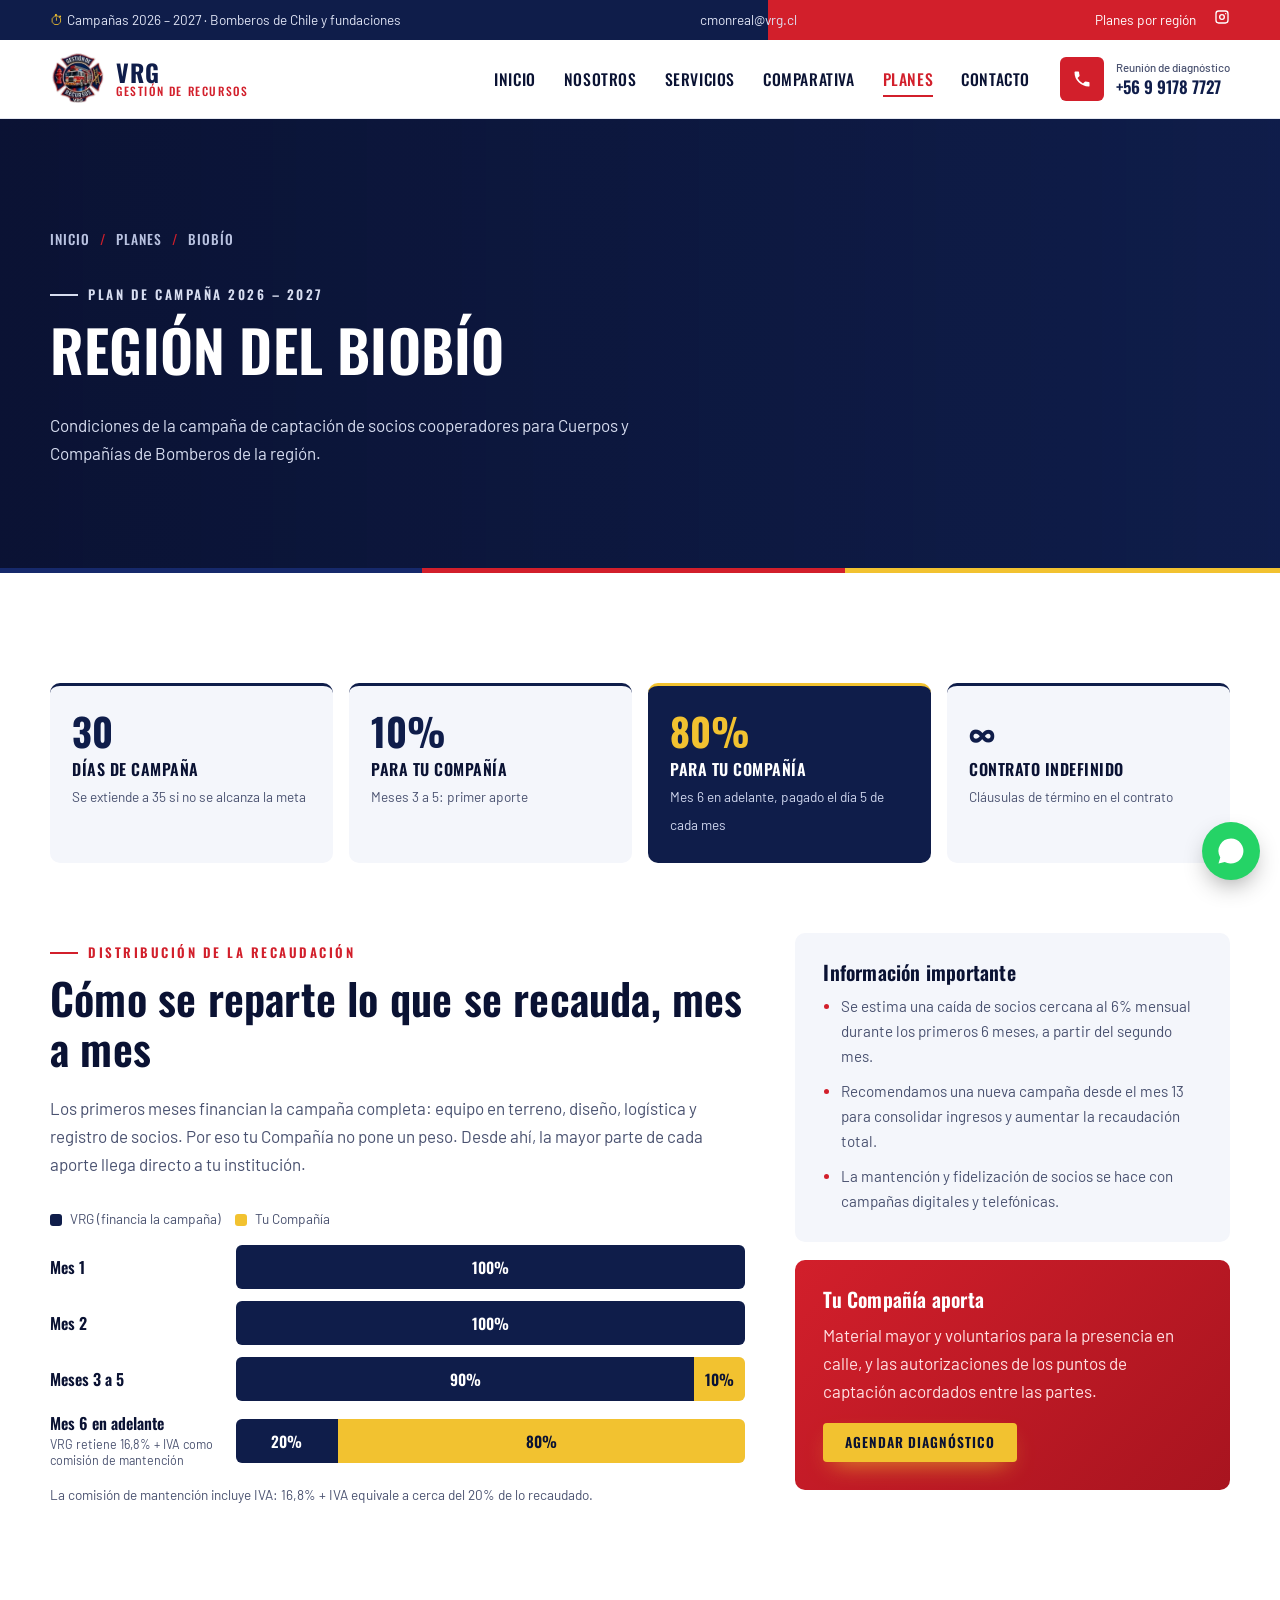
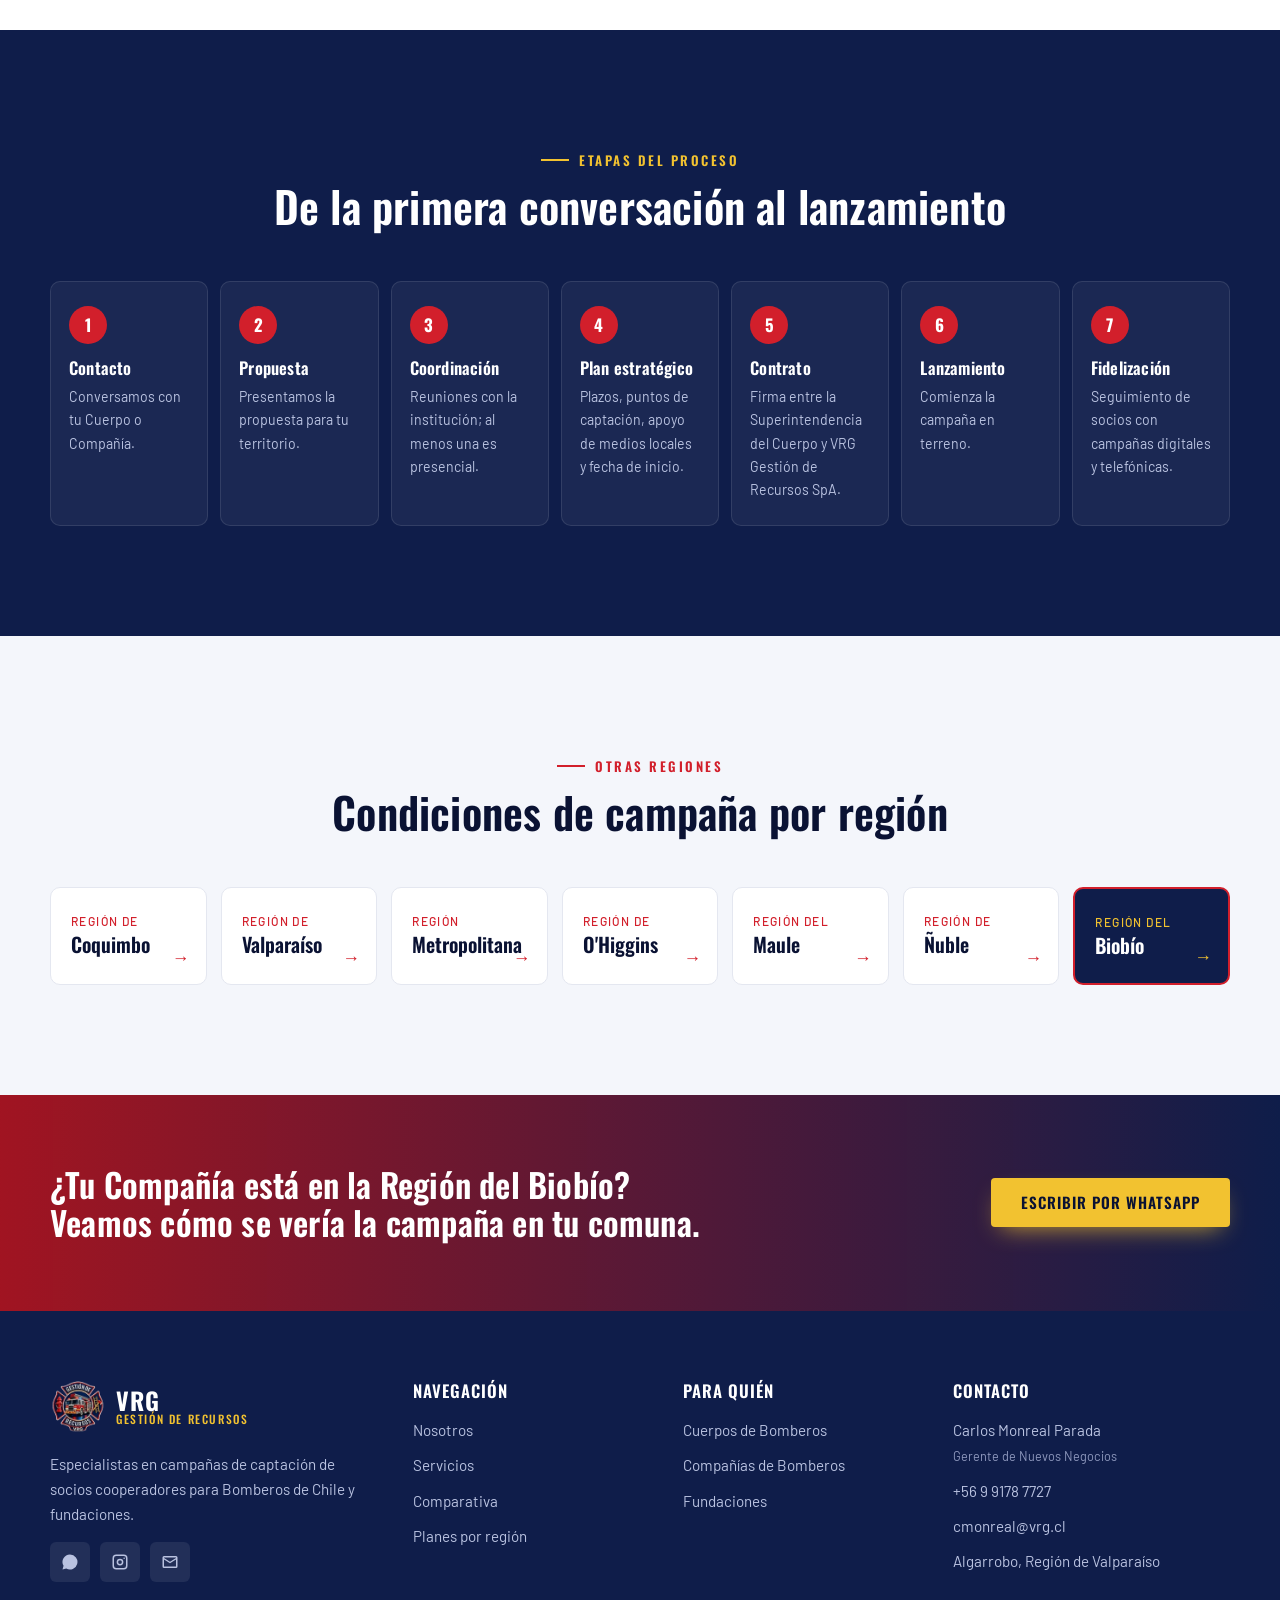
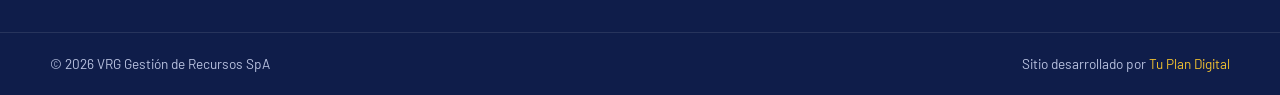
<file: regiones/biobio.html>
<!DOCTYPE html>
<html lang="es-CL">
<head>
<meta charset="utf-8">
<meta name="viewport" content="width=device-width, initial-scale=1">
<title>Plan de campaña Región del Biobío 2026 – 2027 | VRG Gestión de Recursos</title>
<meta name="description" content="Condiciones de la campaña de captación de socios cooperadores de VRG para Bomberos de la Región del Biobío: 80% para la Compañía desde el mes 6, contrato indefinido y sin inversión.">
<meta name="theme-color" content="#0f1d4a">
<link rel="icon" type="image/png" href="../img/favicon.png">
<link rel="apple-touch-icon" href="../img/apple-touch-icon.png">
<link rel="preconnect" href="https://fonts.googleapis.com">
<link rel="preconnect" href="https://fonts.gstatic.com" crossorigin>
<link rel="preconnect" href="https://images.pexels.com">
<link href="https://fonts.googleapis.com/css2?family=Oswald:wght@500;600;700&family=Barlow:wght@400;500;600&display=swap" rel="stylesheet">
<link rel="stylesheet" href="../css/styles.css">
</head>
<body>

<!-- Página generada por scripts/generar-regiones.py: editar data/regiones.json, no este archivo. -->
<a class="skip" href="#contenido">Saltar al contenido</a>
<!-- Barra superior -->
<div class="topbar">
  <div class="wrap topbar__in">
    <p><span class="ico">⏱</span> Campañas 2026 – 2027 · <span class="hide-sm">Bomberos de Chile y fundaciones</span></p>
    <p class="hide-sm"><a href="mailto:cmonreal@vrg.cl">cmonreal@vrg.cl</a></p>
    <p class="topbar__right"><a href="../#regiones">Planes por región</a> <a class="topbar__ig" href="https://www.instagram.com/vrg_recaudaciones/" target="_blank" rel="noopener" aria-label="Instagram de VRG"><svg viewBox="0 0 24 24"><path d="M7 2h10a5 5 0 0 1 5 5v10a5 5 0 0 1-5 5H7a5 5 0 0 1-5-5V7a5 5 0 0 1 5-5zm0 2a3 3 0 0 0-3 3v10a3 3 0 0 0 3 3h10a3 3 0 0 0 3-3V7a3 3 0 0 0-3-3H7zm5 3.5a4.5 4.5 0 1 1 0 9 4.5 4.5 0 0 1 0-9zm0 2a2.5 2.5 0 1 0 0 5 2.5 2.5 0 0 0 0-5zM17.5 6a1 1 0 1 1 0 2 1 1 0 0 1 0-2z"/></svg></a></p>
  </div>
</div>

<!-- Encabezado -->
<header class="header">
  <div class="wrap header__in">
    <a class="brand" href="../#inicio">
      <picture><source srcset="../img/logo-vrg.webp" type="image/webp"><img src="../img/logo-vrg.png" alt="Logo VRG Gestión de Recursos" width="56" height="52"></picture>
      <span><strong>VRG</strong><small>Gestión de Recursos</small></span>
    </a>
    <input type="checkbox" id="nav-toggle" class="nav-toggle" aria-label="Abrir menú">
    <label for="nav-toggle" class="burger" aria-hidden="true"><span></span></label>
    <nav class="nav" aria-label="Principal">
      <a href="../#inicio">Inicio</a>
      <a href="../#nosotros">Nosotros</a>
      <a href="../#servicios">Servicios</a>
      <a href="../#comparativa">Comparativa</a>
      <a href="../#regiones" class="is-active">Planes</a>
      <a href="../#contacto">Contacto</a>
    </nav>
    <a class="header__call" href="tel:+56991787727">
      <span class="header__icon"><svg viewBox="0 0 24 24"><path d="M6.6 10.8a15.1 15.1 0 0 0 6.6 6.6l2.2-2.2a1 1 0 0 1 1-.25 11.4 11.4 0 0 0 3.6.57 1 1 0 0 1 1 1V20a1 1 0 0 1-1 1A17 17 0 0 1 3 4a1 1 0 0 1 1-1h3.5a1 1 0 0 1 1 1c0 1.25.2 2.45.57 3.57a1 1 0 0 1-.25 1z"/></svg></span>
      <span><small>Reunión de diagnóstico</small>+56 9 9178 7727</span>
    </a>
  </div>
</header>

<main id="contenido">

<section class="page-hero" style="--img:url('https://images.pexels.com/photos/5964741/pexels-photo-5964741.jpeg?auto=compress&cs=tinysrgb&w=1920')">
  <div class="wrap">
    <nav class="crumbs" aria-label="Ruta"><a href="../">Inicio</a><span>/</span><a href="../#regiones">Planes</a><span>/</span>Biobío</nav>
    <p class="eyebrow eyebrow--gold">Plan de campaña 2026 – 2027</p>
    <h1>Región del Biobío</h1>
    <p>Condiciones de la campaña de captación de socios cooperadores para Cuerpos y Compañías de Bomberos de la región.</p>
  </div>
</section>

<section class="section plan">
  <div class="wrap">
    <ul class="facts">
      <li class="reveal"><b>30</b><span>días de campaña</span><small>Se extiende a 35 si no se alcanza la meta</small></li>
      <li class="reveal"><b>10%</b><span>para tu Compañía</span><small>Meses 3 a 5: primer aporte</small></li>
      <li class="reveal facts__hl"><b>80%</b><span>para tu Compañía</span><small>Mes 6 en adelante, pagado el día 5 de cada mes</small></li>
      <li class="reveal"><b>∞</b><span>contrato indefinido</span><small>Cláusulas de término en el contrato</small></li>
    </ul>

    <div class="plan__grid">
      <div class="plan__main">
        <p class="eyebrow">Distribución de la recaudación</p>
        <h2>Cómo se reparte lo que se recauda, mes a mes</h2>
        <p>Los primeros meses financian la campaña completa: equipo en terreno, diseño, logística y registro de socios. Por eso tu Compañía no pone un peso. Desde ahí, la mayor parte de cada aporte llega directo a tu institución.</p>
        
        
      <div class="split reveal">
        
        <div class="split__legend"><span class="dot dot--vrg"></span>VRG (financia la campaña) <span class="dot dot--cia"></span>Tu Compañía</div>
        <ol class="split__list">
          <li class="split__row">
            <div class="split__period">Mes 1</div>
            <div class="split__bar" role="img" aria-label="VRG 100%, Compañía 0%">
              <span class="split__vrg" style="--w:100%">100%</span>
              <span class="split__cia" style="--w:0%"></span>
            </div>
          </li>
          <li class="split__row">
            <div class="split__period">Mes 2</div>
            <div class="split__bar" role="img" aria-label="VRG 100%, Compañía 0%">
              <span class="split__vrg" style="--w:100%">100%</span>
              <span class="split__cia" style="--w:0%"></span>
            </div>
          </li>
          <li class="split__row">
            <div class="split__period">Meses 3 a 5</div>
            <div class="split__bar" role="img" aria-label="VRG 90%, Compañía 10%">
              <span class="split__vrg" style="--w:90%">90%</span>
              <span class="split__cia" style="--w:10%">10%</span>
            </div>
          </li>
          <li class="split__row">
            <div class="split__period">Mes 6 en adelante<small>VRG retiene 16,8% + IVA como comisión de mantención</small></div>
            <div class="split__bar" role="img" aria-label="VRG 20%, Compañía 80%">
              <span class="split__vrg" style="--w:20%">20%</span>
              <span class="split__cia" style="--w:80%">80%</span>
            </div>
          </li>
        </ol>
      </div>
        <p class="plan__iva">La comisión de mantención incluye IVA: 16,8% + IVA equivale a cerca del 20% de lo recaudado.</p>
      </div>

      <aside class="plan__side">
        <div class="note-card reveal">
          <h3>Información importante</h3>
          <ul>
            <li>Se estima una caída de socios cercana al 6% mensual durante los primeros 6 meses, a partir del segundo mes.</li>
            <li>Recomendamos una nueva campaña desde el mes 13 para consolidar ingresos y aumentar la recaudación total.</li>
            <li>La mantención y fidelización de socios se hace con campañas digitales y telefónicas.</li>
          </ul>
        </div>
        <div class="note-card note-card--red reveal">
          <h3>Tu Compañía aporta</h3>
          <p>Material mayor y voluntarios para la presencia en calle, y las autorizaciones de los puntos de captación acordados entre las partes.</p>
          <a class="btn btn--gold btn--sm" href="../#contacto">Agendar diagnóstico</a>
        </div>
      </aside>
    </div>
  </div>
</section>

<section class="section process">
  <div class="wrap">
    <div class="center reveal">
      <p class="eyebrow">Etapas del proceso</p>
      <h2>De la primera conversación al lanzamiento</h2>
    </div>
    <ol class="process__list">
      <li class="reveal"><h3>Contacto</h3><p>Conversamos con tu Cuerpo o Compañía.</p></li>
      <li class="reveal"><h3>Propuesta</h3><p>Presentamos la propuesta para tu territorio.</p></li>
      <li class="reveal"><h3>Coordinación</h3><p>Reuniones con la institución; al menos una es presencial.</p></li>
      <li class="reveal"><h3>Plan estratégico</h3><p>Plazos, puntos de captación, apoyo de medios locales y fecha de inicio.</p></li>
      <li class="reveal"><h3>Contrato</h3><p>Firma entre la Superintendencia del Cuerpo y VRG Gestión de Recursos SpA.</p></li>
      <li class="reveal"><h3>Lanzamiento</h3><p>Comienza la campaña en terreno.</p></li>
      <li class="reveal"><h3>Fidelización</h3><p>Seguimiento de socios con campañas digitales y telefónicas.</p></li>
    </ol>
  </div>
</section>

<section class="regions section regions--soft">
  <div class="wrap">
    <div class="center reveal">
      <p class="eyebrow">Otras regiones</p>
      <h2>Condiciones de campaña por región</h2>
    </div>
    <div class="regions__grid"><a class="region" href="coquimbo.html"><span>Región de</span>Coquimbo</a><a class="region" href="valparaiso.html"><span>Región de</span>Valparaíso</a><a class="region" href="metropolitana.html"><span>Región</span>Metropolitana</a><a class="region" href="ohiggins.html"><span>Región de</span>O&#x27;Higgins</a><a class="region" href="maule.html"><span>Región del</span>Maule</a><a class="region" href="nuble.html"><span>Región de</span>Ñuble</a><a class="region region--hl" href="biobio.html" aria-current="page"><span>Región del</span>Biobío</a></div>
  </div>
</section>

<section class="cta" style="--img:url('https://images.pexels.com/photos/11688879/pexels-photo-11688879.jpeg?auto=compress&cs=tinysrgb&w=1920')">
  <div class="wrap cta__in">
    <h2>¿Tu Compañía está en la Región del Biobío?<br>Veamos cómo se vería la campaña en tu comuna.</h2>
    <a class="btn btn--gold" href="https://wa.me/56991787727?text=Hola%20VRG%2C%20quiero%20agendar%20un%20diagn%C3%B3stico%20para%20la%20Regi%C3%B3n%20del%20Biob%C3%ADo" target="_blank" rel="noopener">Escribir por WhatsApp</a>
  </div>
</section>

</main>
<footer class="footer">
  <div class="wrap footer__grid">
    <div>
      <a class="brand brand--light" href="../#inicio">
        <img src="../img/logo-vrg.webp" alt="Logo VRG Gestión de Recursos" width="56" height="52" loading="lazy">
        <span><strong>VRG</strong><small>Gestión de Recursos</small></span>
      </a>
      <p>Especialistas en campañas de captación de socios cooperadores para Bomberos de Chile y fundaciones.</p>
      <div class="social">
        <a href="https://wa.me/56991787727" target="_blank" rel="noopener" aria-label="WhatsApp"><svg viewBox="0 0 24 24"><path d="M12 2a10 10 0 0 0-8.6 15.1L2 22l5-1.3A10 10 0 1 0 12 2zm4.4 12c-.2-.1-1.4-.7-1.7-.8s-.4-.1-.5.1-.6.8-.8 1-.3.2-.5.1a6.6 6.6 0 0 1-3.3-2.9c-.2-.4.2-.4.7-1.3.1-.2 0-.3 0-.4l-.8-1.8c-.2-.5-.4-.4-.5-.4h-.5a.9.9 0 0 0-.7.3 2.8 2.8 0 0 0-.9 2.1 4.9 4.9 0 0 0 1 2.6 11.2 11.2 0 0 0 4.3 3.8c1.6.7 2.2.7 3 .6a2.6 2.6 0 0 0 1.7-1.2 2.1 2.1 0 0 0 .1-1.2c0-.1-.2-.2-.5-.3z"/></svg></a>
        <a href="https://www.instagram.com/vrg_recaudaciones/" target="_blank" rel="noopener" aria-label="Instagram"><svg viewBox="0 0 24 24"><path d="M7 2h10a5 5 0 0 1 5 5v10a5 5 0 0 1-5 5H7a5 5 0 0 1-5-5V7a5 5 0 0 1 5-5zm0 2a3 3 0 0 0-3 3v10a3 3 0 0 0 3 3h10a3 3 0 0 0 3-3V7a3 3 0 0 0-3-3H7zm5 3.5a4.5 4.5 0 1 1 0 9 4.5 4.5 0 0 1 0-9zm0 2a2.5 2.5 0 1 0 0 5 2.5 2.5 0 0 0 0-5zM17.5 6a1 1 0 1 1 0 2 1 1 0 0 1 0-2z"/></svg></a>
        <a href="mailto:cmonreal@vrg.cl" aria-label="Correo"><svg viewBox="0 0 24 24"><path d="M4 4h16a2 2 0 0 1 2 2v12a2 2 0 0 1-2 2H4a2 2 0 0 1-2-2V6a2 2 0 0 1 2-2zm0 2v.5l8 5 8-5V6H4zm16 2.8-8 5-8-5V18h16V8.8z"/></svg></a>
      </div>
    </div>
    <div>
      <h4>Navegación</h4>
      <ul><li><a href="../#nosotros">Nosotros</a></li><li><a href="../#servicios">Servicios</a></li><li><a href="../#comparativa">Comparativa</a></li><li><a href="../#regiones">Planes por región</a></li></ul>
    </div>
    <div>
      <h4>Para quién</h4>
      <ul><li>Cuerpos de Bomberos</li><li>Compañías de Bomberos</li><li>Fundaciones</li></ul>
    </div>
    <div>
      <h4>Contacto</h4>
      <ul class="footer__contact">
        <li>Carlos Monreal Parada<br><small>Gerente de Nuevos Negocios</small></li>
        <li><a href="tel:+56991787727">+56 9 9178 7727</a></li>
        <li><a href="mailto:cmonreal@vrg.cl">cmonreal@vrg.cl</a></li>
        <li>Algarrobo, Región de Valparaíso</li>
      </ul>
    </div>
  </div>
  <div class="footer__bottom">
    <div class="wrap footer__bottom-in">
      <p>© 2026 VRG Gestión de Recursos SpA</p>
      <p>Sitio desarrollado por <a href="https://tuplandigital.cl" target="_blank" rel="noopener">Tu Plan Digital</a></p>
    </div>
  </div>
</footer>

<a class="wa-float" href="https://wa.me/56991787727?text=Hola%20VRG%2C%20quiero%20m%C3%A1s%20informaci%C3%B3n" target="_blank" rel="noopener" aria-label="Escribir por WhatsApp"><svg viewBox="0 0 24 24"><path d="M12 2a10 10 0 0 0-8.6 15.1L2 22l5-1.3A10 10 0 1 0 12 2zm4.4 12c-.2-.1-1.4-.7-1.7-.8s-.4-.1-.5.1-.6.8-.8 1-.3.2-.5.1a6.6 6.6 0 0 1-3.3-2.9c-.2-.4.2-.4.7-1.3.1-.2 0-.3 0-.4l-.8-1.8c-.2-.5-.4-.4-.5-.4h-.5a.9.9 0 0 0-.7.3 2.8 2.8 0 0 0-.9 2.1 4.9 4.9 0 0 0 1 2.6 11.2 11.2 0 0 0 4.3 3.8c1.6.7 2.2.7 3 .6a2.6 2.6 0 0 0 1.7-1.2 2.1 2.1 0 0 0 .1-1.2c0-.1-.2-.2-.5-.3z"/></svg></a>

</body>
</html>
</file>
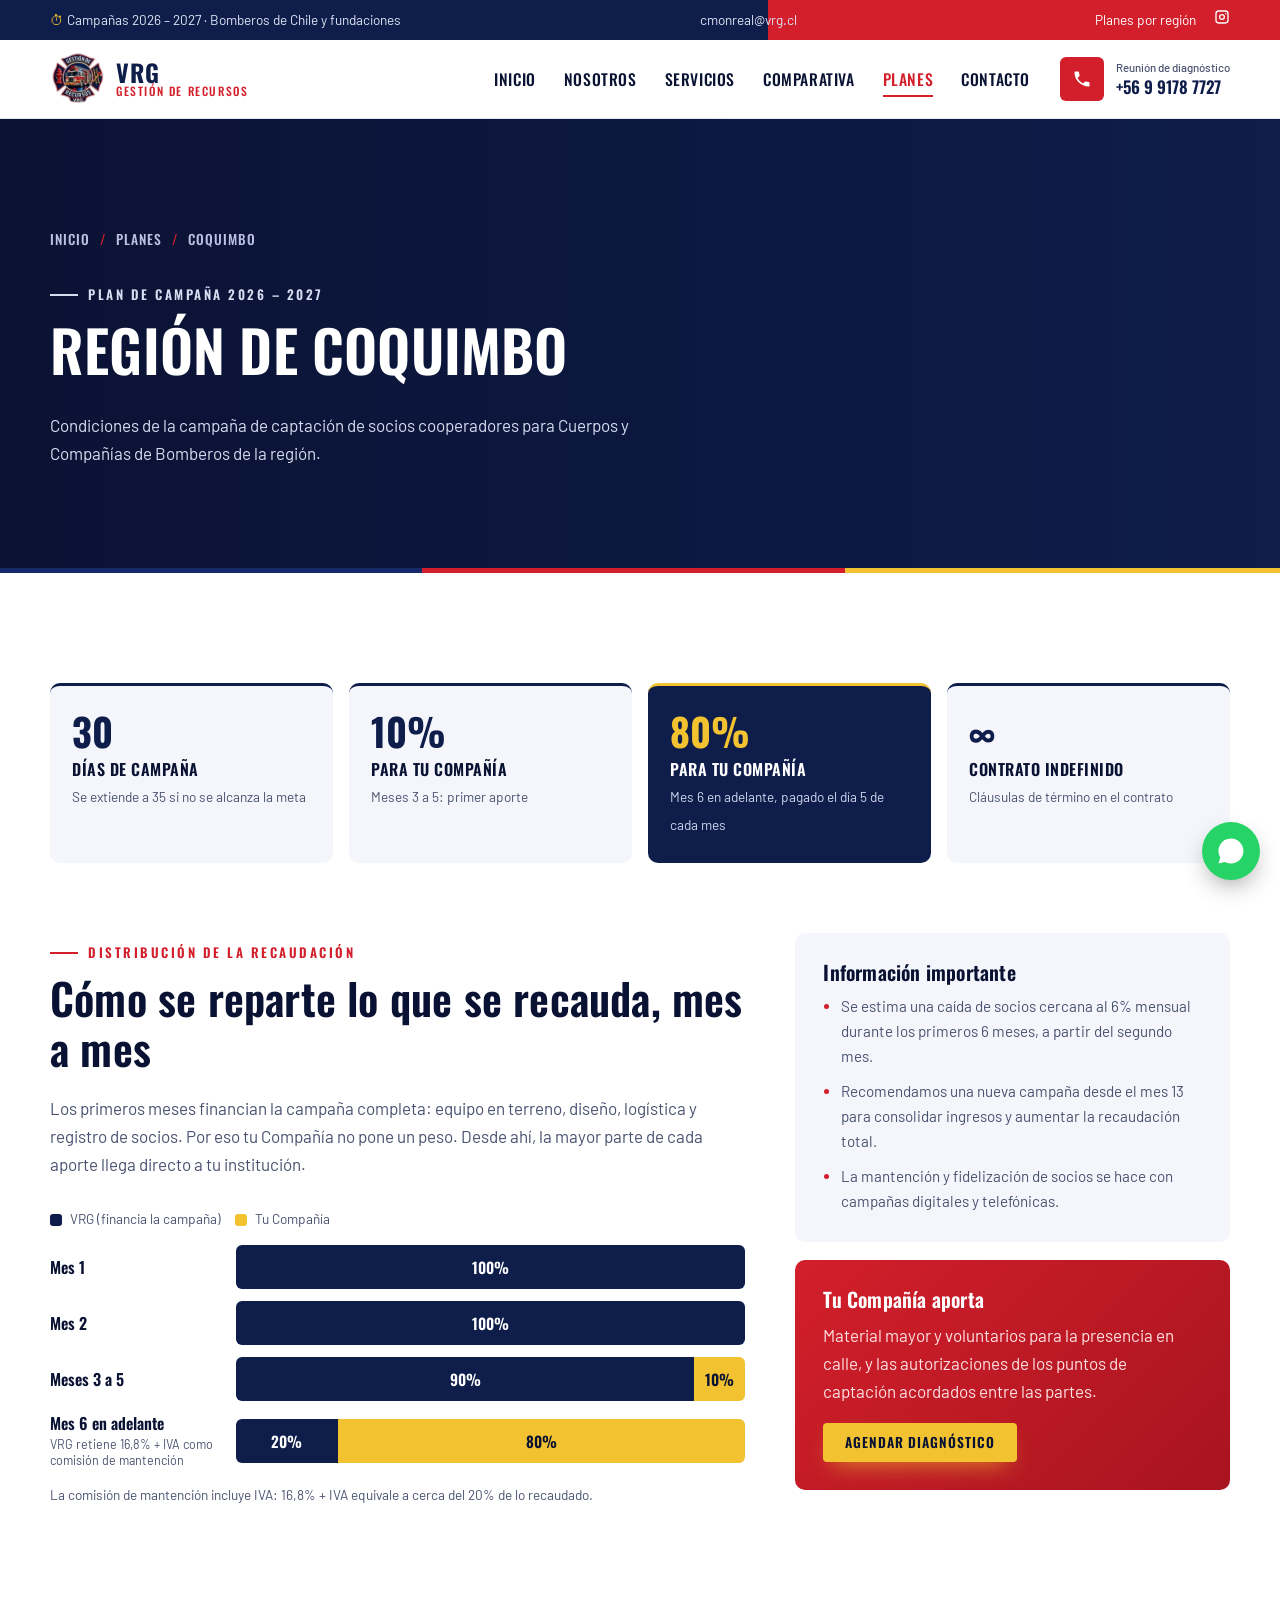
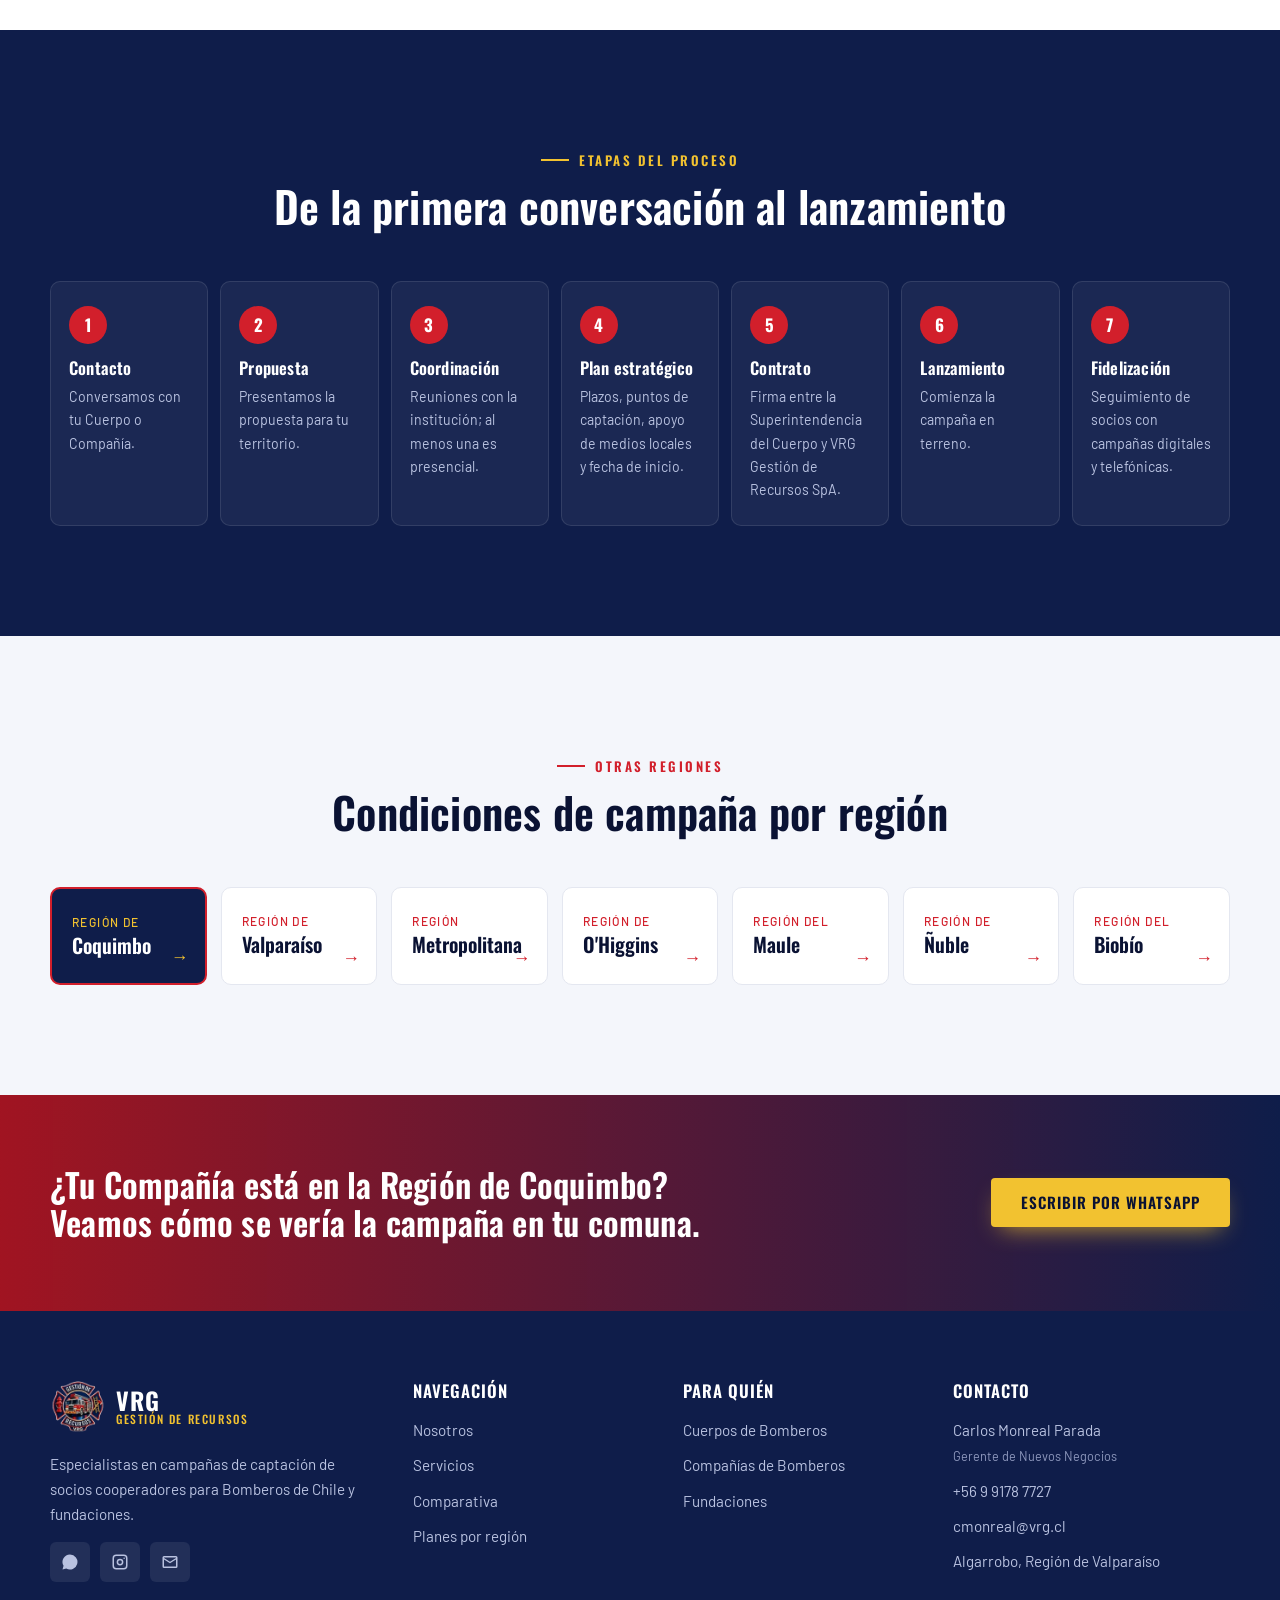
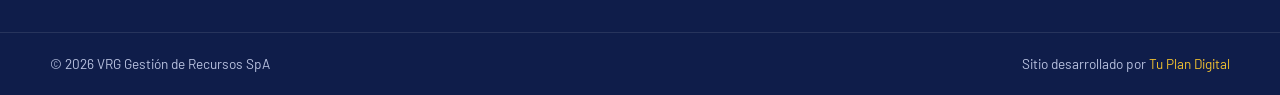
<file: regiones/coquimbo.html>
<!DOCTYPE html>
<html lang="es-CL">
<head>
<meta charset="utf-8">
<meta name="viewport" content="width=device-width, initial-scale=1">
<title>Plan de campaña Región de Coquimbo 2026 – 2027 | VRG Gestión de Recursos</title>
<meta name="description" content="Condiciones de la campaña de captación de socios cooperadores de VRG para Bomberos de la Región de Coquimbo: 80% para la Compañía desde el mes 6, contrato indefinido y sin inversión.">
<meta name="theme-color" content="#0f1d4a">
<link rel="icon" type="image/png" href="../img/favicon.png">
<link rel="apple-touch-icon" href="../img/apple-touch-icon.png">
<link rel="preconnect" href="https://fonts.googleapis.com">
<link rel="preconnect" href="https://fonts.gstatic.com" crossorigin>
<link rel="preconnect" href="https://images.pexels.com">
<link href="https://fonts.googleapis.com/css2?family=Oswald:wght@500;600;700&family=Barlow:wght@400;500;600&display=swap" rel="stylesheet">
<link rel="stylesheet" href="../css/styles.css">
</head>
<body>

<!-- Página generada por scripts/generar-regiones.py: editar data/regiones.json, no este archivo. -->
<a class="skip" href="#contenido">Saltar al contenido</a>
<!-- Barra superior -->
<div class="topbar">
  <div class="wrap topbar__in">
    <p><span class="ico">⏱</span> Campañas 2026 – 2027 · <span class="hide-sm">Bomberos de Chile y fundaciones</span></p>
    <p class="hide-sm"><a href="mailto:cmonreal@vrg.cl">cmonreal@vrg.cl</a></p>
    <p class="topbar__right"><a href="../#regiones">Planes por región</a> <a class="topbar__ig" href="https://www.instagram.com/vrg_recaudaciones/" target="_blank" rel="noopener" aria-label="Instagram de VRG"><svg viewBox="0 0 24 24"><path d="M7 2h10a5 5 0 0 1 5 5v10a5 5 0 0 1-5 5H7a5 5 0 0 1-5-5V7a5 5 0 0 1 5-5zm0 2a3 3 0 0 0-3 3v10a3 3 0 0 0 3 3h10a3 3 0 0 0 3-3V7a3 3 0 0 0-3-3H7zm5 3.5a4.5 4.5 0 1 1 0 9 4.5 4.5 0 0 1 0-9zm0 2a2.5 2.5 0 1 0 0 5 2.5 2.5 0 0 0 0-5zM17.5 6a1 1 0 1 1 0 2 1 1 0 0 1 0-2z"/></svg></a></p>
  </div>
</div>

<!-- Encabezado -->
<header class="header">
  <div class="wrap header__in">
    <a class="brand" href="../#inicio">
      <picture><source srcset="../img/logo-vrg.webp" type="image/webp"><img src="../img/logo-vrg.png" alt="Logo VRG Gestión de Recursos" width="56" height="52"></picture>
      <span><strong>VRG</strong><small>Gestión de Recursos</small></span>
    </a>
    <input type="checkbox" id="nav-toggle" class="nav-toggle" aria-label="Abrir menú">
    <label for="nav-toggle" class="burger" aria-hidden="true"><span></span></label>
    <nav class="nav" aria-label="Principal">
      <a href="../#inicio">Inicio</a>
      <a href="../#nosotros">Nosotros</a>
      <a href="../#servicios">Servicios</a>
      <a href="../#comparativa">Comparativa</a>
      <a href="../#regiones" class="is-active">Planes</a>
      <a href="../#contacto">Contacto</a>
    </nav>
    <a class="header__call" href="tel:+56991787727">
      <span class="header__icon"><svg viewBox="0 0 24 24"><path d="M6.6 10.8a15.1 15.1 0 0 0 6.6 6.6l2.2-2.2a1 1 0 0 1 1-.25 11.4 11.4 0 0 0 3.6.57 1 1 0 0 1 1 1V20a1 1 0 0 1-1 1A17 17 0 0 1 3 4a1 1 0 0 1 1-1h3.5a1 1 0 0 1 1 1c0 1.25.2 2.45.57 3.57a1 1 0 0 1-.25 1z"/></svg></span>
      <span><small>Reunión de diagnóstico</small>+56 9 9178 7727</span>
    </a>
  </div>
</header>

<main id="contenido">

<section class="page-hero" style="--img:url('https://images.pexels.com/photos/5964971/pexels-photo-5964971.jpeg?auto=compress&cs=tinysrgb&w=1920')">
  <div class="wrap">
    <nav class="crumbs" aria-label="Ruta"><a href="../">Inicio</a><span>/</span><a href="../#regiones">Planes</a><span>/</span>Coquimbo</nav>
    <p class="eyebrow eyebrow--gold">Plan de campaña 2026 – 2027</p>
    <h1>Región de Coquimbo</h1>
    <p>Condiciones de la campaña de captación de socios cooperadores para Cuerpos y Compañías de Bomberos de la región.</p>
  </div>
</section>

<section class="section plan">
  <div class="wrap">
    <ul class="facts">
      <li class="reveal"><b>30</b><span>días de campaña</span><small>Se extiende a 35 si no se alcanza la meta</small></li>
      <li class="reveal"><b>10%</b><span>para tu Compañía</span><small>Meses 3 a 5: primer aporte</small></li>
      <li class="reveal facts__hl"><b>80%</b><span>para tu Compañía</span><small>Mes 6 en adelante, pagado el día 5 de cada mes</small></li>
      <li class="reveal"><b>∞</b><span>contrato indefinido</span><small>Cláusulas de término en el contrato</small></li>
    </ul>

    <div class="plan__grid">
      <div class="plan__main">
        <p class="eyebrow">Distribución de la recaudación</p>
        <h2>Cómo se reparte lo que se recauda, mes a mes</h2>
        <p>Los primeros meses financian la campaña completa: equipo en terreno, diseño, logística y registro de socios. Por eso tu Compañía no pone un peso. Desde ahí, la mayor parte de cada aporte llega directo a tu institución.</p>
        
        
      <div class="split reveal">
        
        <div class="split__legend"><span class="dot dot--vrg"></span>VRG (financia la campaña) <span class="dot dot--cia"></span>Tu Compañía</div>
        <ol class="split__list">
          <li class="split__row">
            <div class="split__period">Mes 1</div>
            <div class="split__bar" role="img" aria-label="VRG 100%, Compañía 0%">
              <span class="split__vrg" style="--w:100%">100%</span>
              <span class="split__cia" style="--w:0%"></span>
            </div>
          </li>
          <li class="split__row">
            <div class="split__period">Mes 2</div>
            <div class="split__bar" role="img" aria-label="VRG 100%, Compañía 0%">
              <span class="split__vrg" style="--w:100%">100%</span>
              <span class="split__cia" style="--w:0%"></span>
            </div>
          </li>
          <li class="split__row">
            <div class="split__period">Meses 3 a 5</div>
            <div class="split__bar" role="img" aria-label="VRG 90%, Compañía 10%">
              <span class="split__vrg" style="--w:90%">90%</span>
              <span class="split__cia" style="--w:10%">10%</span>
            </div>
          </li>
          <li class="split__row">
            <div class="split__period">Mes 6 en adelante<small>VRG retiene 16,8% + IVA como comisión de mantención</small></div>
            <div class="split__bar" role="img" aria-label="VRG 20%, Compañía 80%">
              <span class="split__vrg" style="--w:20%">20%</span>
              <span class="split__cia" style="--w:80%">80%</span>
            </div>
          </li>
        </ol>
      </div>
        <p class="plan__iva">La comisión de mantención incluye IVA: 16,8% + IVA equivale a cerca del 20% de lo recaudado.</p>
      </div>

      <aside class="plan__side">
        <div class="note-card reveal">
          <h3>Información importante</h3>
          <ul>
            <li>Se estima una caída de socios cercana al 6% mensual durante los primeros 6 meses, a partir del segundo mes.</li>
            <li>Recomendamos una nueva campaña desde el mes 13 para consolidar ingresos y aumentar la recaudación total.</li>
            <li>La mantención y fidelización de socios se hace con campañas digitales y telefónicas.</li>
          </ul>
        </div>
        <div class="note-card note-card--red reveal">
          <h3>Tu Compañía aporta</h3>
          <p>Material mayor y voluntarios para la presencia en calle, y las autorizaciones de los puntos de captación acordados entre las partes.</p>
          <a class="btn btn--gold btn--sm" href="../#contacto">Agendar diagnóstico</a>
        </div>
      </aside>
    </div>
  </div>
</section>

<section class="section process">
  <div class="wrap">
    <div class="center reveal">
      <p class="eyebrow">Etapas del proceso</p>
      <h2>De la primera conversación al lanzamiento</h2>
    </div>
    <ol class="process__list">
      <li class="reveal"><h3>Contacto</h3><p>Conversamos con tu Cuerpo o Compañía.</p></li>
      <li class="reveal"><h3>Propuesta</h3><p>Presentamos la propuesta para tu territorio.</p></li>
      <li class="reveal"><h3>Coordinación</h3><p>Reuniones con la institución; al menos una es presencial.</p></li>
      <li class="reveal"><h3>Plan estratégico</h3><p>Plazos, puntos de captación, apoyo de medios locales y fecha de inicio.</p></li>
      <li class="reveal"><h3>Contrato</h3><p>Firma entre la Superintendencia del Cuerpo y VRG Gestión de Recursos SpA.</p></li>
      <li class="reveal"><h3>Lanzamiento</h3><p>Comienza la campaña en terreno.</p></li>
      <li class="reveal"><h3>Fidelización</h3><p>Seguimiento de socios con campañas digitales y telefónicas.</p></li>
    </ol>
  </div>
</section>

<section class="regions section regions--soft">
  <div class="wrap">
    <div class="center reveal">
      <p class="eyebrow">Otras regiones</p>
      <h2>Condiciones de campaña por región</h2>
    </div>
    <div class="regions__grid"><a class="region region--hl" href="coquimbo.html" aria-current="page"><span>Región de</span>Coquimbo</a><a class="region" href="valparaiso.html"><span>Región de</span>Valparaíso</a><a class="region" href="metropolitana.html"><span>Región</span>Metropolitana</a><a class="region" href="ohiggins.html"><span>Región de</span>O&#x27;Higgins</a><a class="region" href="maule.html"><span>Región del</span>Maule</a><a class="region" href="nuble.html"><span>Región de</span>Ñuble</a><a class="region" href="biobio.html"><span>Región del</span>Biobío</a></div>
  </div>
</section>

<section class="cta" style="--img:url('https://images.pexels.com/photos/11688879/pexels-photo-11688879.jpeg?auto=compress&cs=tinysrgb&w=1920')">
  <div class="wrap cta__in">
    <h2>¿Tu Compañía está en la Región de Coquimbo?<br>Veamos cómo se vería la campaña en tu comuna.</h2>
    <a class="btn btn--gold" href="https://wa.me/56991787727?text=Hola%20VRG%2C%20quiero%20agendar%20un%20diagn%C3%B3stico%20para%20la%20Regi%C3%B3n%20de%20Coquimbo" target="_blank" rel="noopener">Escribir por WhatsApp</a>
  </div>
</section>

</main>
<footer class="footer">
  <div class="wrap footer__grid">
    <div>
      <a class="brand brand--light" href="../#inicio">
        <img src="../img/logo-vrg.webp" alt="Logo VRG Gestión de Recursos" width="56" height="52" loading="lazy">
        <span><strong>VRG</strong><small>Gestión de Recursos</small></span>
      </a>
      <p>Especialistas en campañas de captación de socios cooperadores para Bomberos de Chile y fundaciones.</p>
      <div class="social">
        <a href="https://wa.me/56991787727" target="_blank" rel="noopener" aria-label="WhatsApp"><svg viewBox="0 0 24 24"><path d="M12 2a10 10 0 0 0-8.6 15.1L2 22l5-1.3A10 10 0 1 0 12 2zm4.4 12c-.2-.1-1.4-.7-1.7-.8s-.4-.1-.5.1-.6.8-.8 1-.3.2-.5.1a6.6 6.6 0 0 1-3.3-2.9c-.2-.4.2-.4.7-1.3.1-.2 0-.3 0-.4l-.8-1.8c-.2-.5-.4-.4-.5-.4h-.5a.9.9 0 0 0-.7.3 2.8 2.8 0 0 0-.9 2.1 4.9 4.9 0 0 0 1 2.6 11.2 11.2 0 0 0 4.3 3.8c1.6.7 2.2.7 3 .6a2.6 2.6 0 0 0 1.7-1.2 2.1 2.1 0 0 0 .1-1.2c0-.1-.2-.2-.5-.3z"/></svg></a>
        <a href="https://www.instagram.com/vrg_recaudaciones/" target="_blank" rel="noopener" aria-label="Instagram"><svg viewBox="0 0 24 24"><path d="M7 2h10a5 5 0 0 1 5 5v10a5 5 0 0 1-5 5H7a5 5 0 0 1-5-5V7a5 5 0 0 1 5-5zm0 2a3 3 0 0 0-3 3v10a3 3 0 0 0 3 3h10a3 3 0 0 0 3-3V7a3 3 0 0 0-3-3H7zm5 3.5a4.5 4.5 0 1 1 0 9 4.5 4.5 0 0 1 0-9zm0 2a2.5 2.5 0 1 0 0 5 2.5 2.5 0 0 0 0-5zM17.5 6a1 1 0 1 1 0 2 1 1 0 0 1 0-2z"/></svg></a>
        <a href="mailto:cmonreal@vrg.cl" aria-label="Correo"><svg viewBox="0 0 24 24"><path d="M4 4h16a2 2 0 0 1 2 2v12a2 2 0 0 1-2 2H4a2 2 0 0 1-2-2V6a2 2 0 0 1 2-2zm0 2v.5l8 5 8-5V6H4zm16 2.8-8 5-8-5V18h16V8.8z"/></svg></a>
      </div>
    </div>
    <div>
      <h4>Navegación</h4>
      <ul><li><a href="../#nosotros">Nosotros</a></li><li><a href="../#servicios">Servicios</a></li><li><a href="../#comparativa">Comparativa</a></li><li><a href="../#regiones">Planes por región</a></li></ul>
    </div>
    <div>
      <h4>Para quién</h4>
      <ul><li>Cuerpos de Bomberos</li><li>Compañías de Bomberos</li><li>Fundaciones</li></ul>
    </div>
    <div>
      <h4>Contacto</h4>
      <ul class="footer__contact">
        <li>Carlos Monreal Parada<br><small>Gerente de Nuevos Negocios</small></li>
        <li><a href="tel:+56991787727">+56 9 9178 7727</a></li>
        <li><a href="mailto:cmonreal@vrg.cl">cmonreal@vrg.cl</a></li>
        <li>Algarrobo, Región de Valparaíso</li>
      </ul>
    </div>
  </div>
  <div class="footer__bottom">
    <div class="wrap footer__bottom-in">
      <p>© 2026 VRG Gestión de Recursos SpA</p>
      <p>Sitio desarrollado por <a href="https://tuplandigital.cl" target="_blank" rel="noopener">Tu Plan Digital</a></p>
    </div>
  </div>
</footer>

<a class="wa-float" href="https://wa.me/56991787727?text=Hola%20VRG%2C%20quiero%20m%C3%A1s%20informaci%C3%B3n" target="_blank" rel="noopener" aria-label="Escribir por WhatsApp"><svg viewBox="0 0 24 24"><path d="M12 2a10 10 0 0 0-8.6 15.1L2 22l5-1.3A10 10 0 1 0 12 2zm4.4 12c-.2-.1-1.4-.7-1.7-.8s-.4-.1-.5.1-.6.8-.8 1-.3.2-.5.1a6.6 6.6 0 0 1-3.3-2.9c-.2-.4.2-.4.7-1.3.1-.2 0-.3 0-.4l-.8-1.8c-.2-.5-.4-.4-.5-.4h-.5a.9.9 0 0 0-.7.3 2.8 2.8 0 0 0-.9 2.1 4.9 4.9 0 0 0 1 2.6 11.2 11.2 0 0 0 4.3 3.8c1.6.7 2.2.7 3 .6a2.6 2.6 0 0 0 1.7-1.2 2.1 2.1 0 0 0 .1-1.2c0-.1-.2-.2-.5-.3z"/></svg></a>

</body>
</html>
</file>
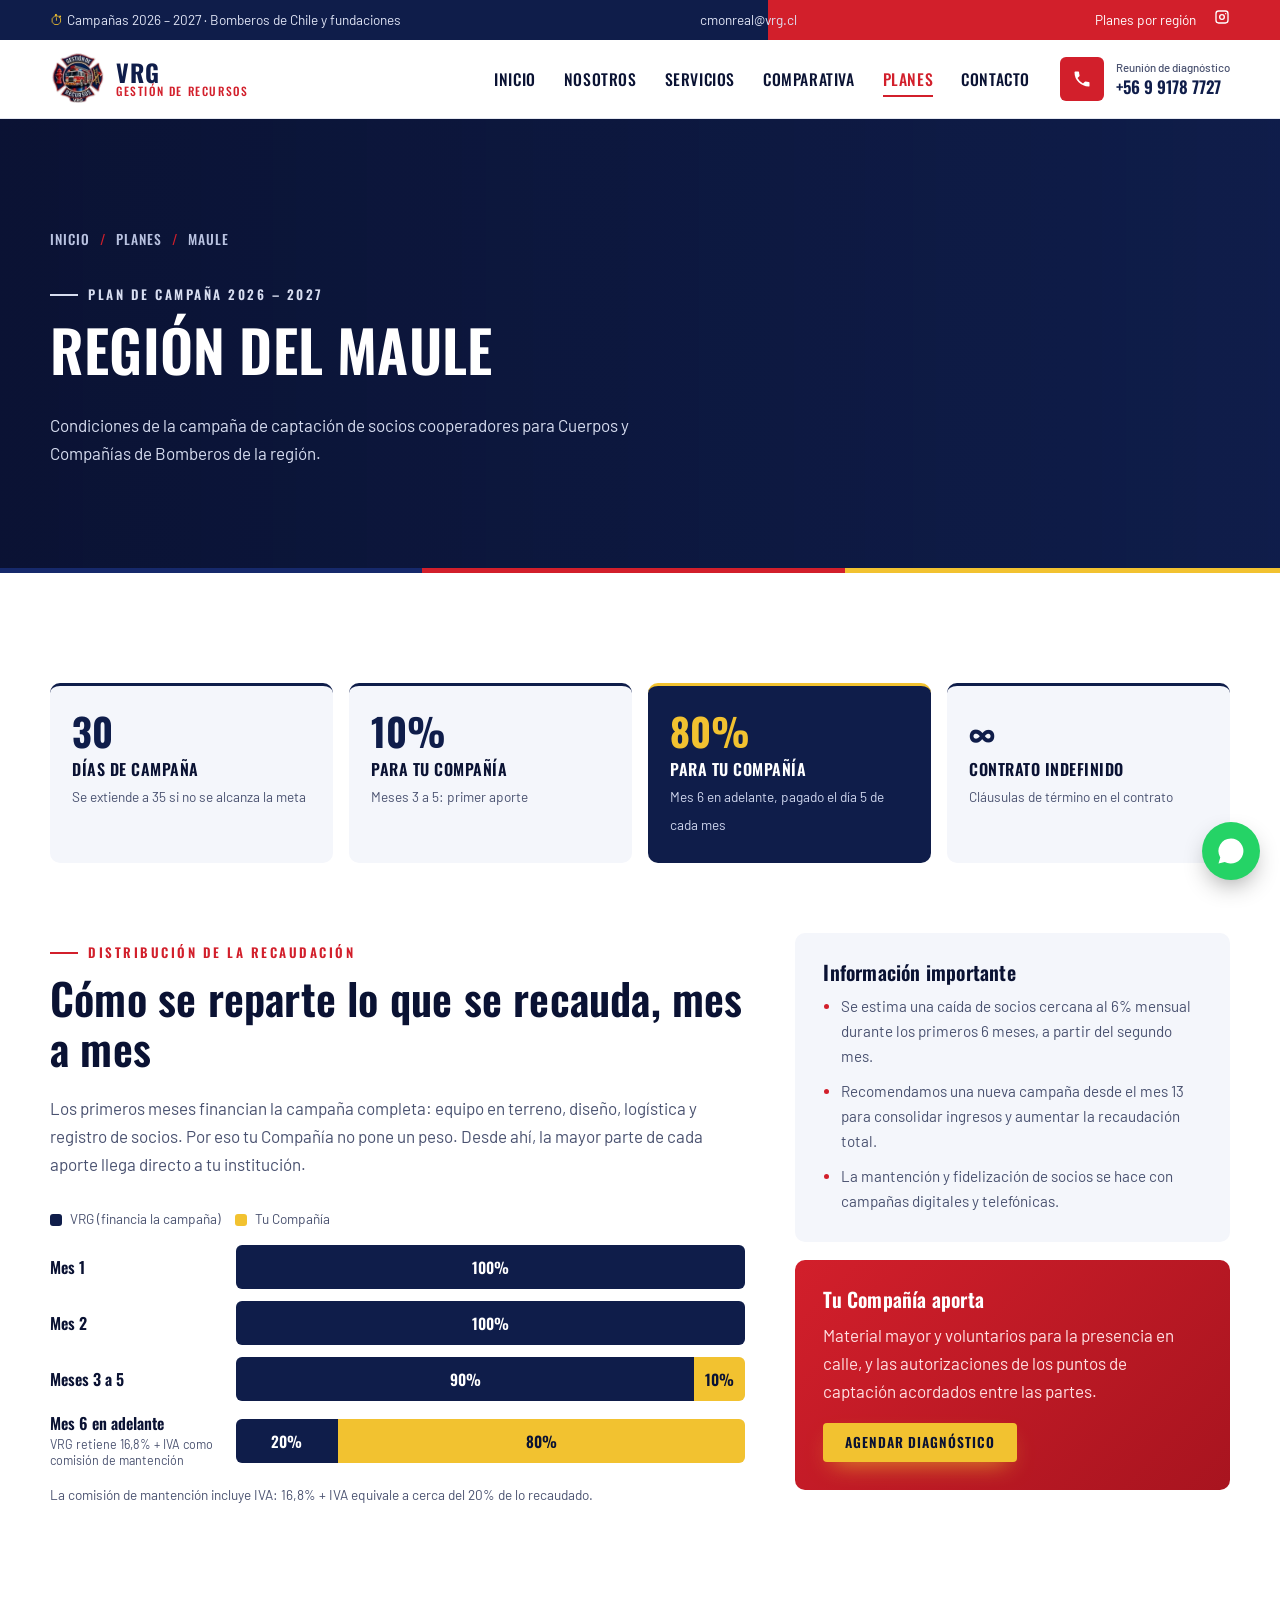
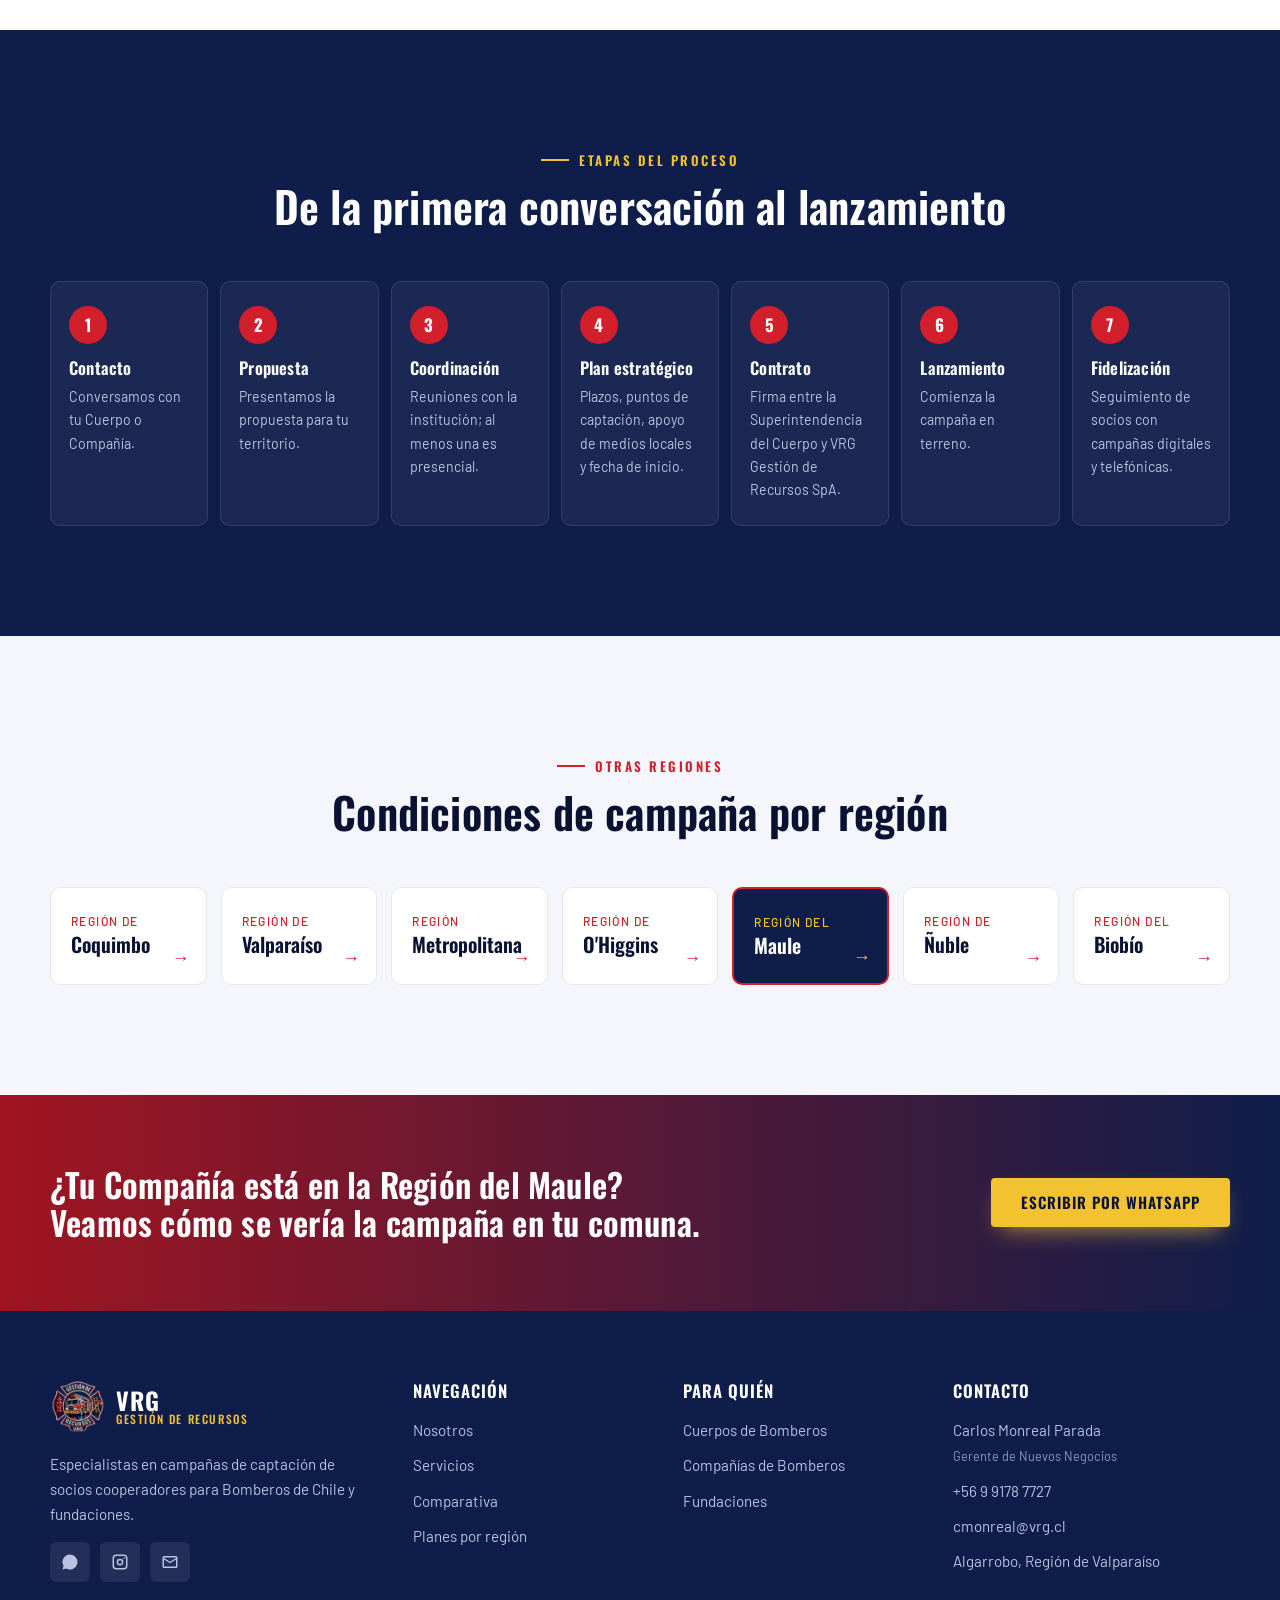
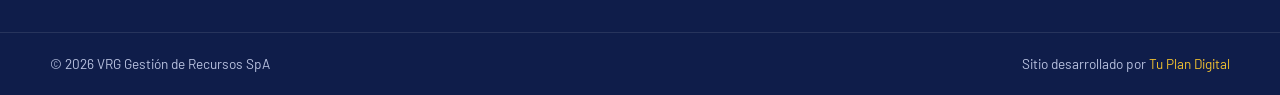
<file: regiones/maule.html>
<!DOCTYPE html>
<html lang="es-CL">
<head>
<meta charset="utf-8">
<meta name="viewport" content="width=device-width, initial-scale=1">
<title>Plan de campaña Región del Maule 2026 – 2027 | VRG Gestión de Recursos</title>
<meta name="description" content="Condiciones de la campaña de captación de socios cooperadores de VRG para Bomberos de la Región del Maule: 80% para la Compañía desde el mes 6, contrato indefinido y sin inversión.">
<meta name="theme-color" content="#0f1d4a">
<link rel="icon" type="image/png" href="../img/favicon.png">
<link rel="apple-touch-icon" href="../img/apple-touch-icon.png">
<link rel="preconnect" href="https://fonts.googleapis.com">
<link rel="preconnect" href="https://fonts.gstatic.com" crossorigin>
<link rel="preconnect" href="https://images.pexels.com">
<link href="https://fonts.googleapis.com/css2?family=Oswald:wght@500;600;700&family=Barlow:wght@400;500;600&display=swap" rel="stylesheet">
<link rel="stylesheet" href="../css/styles.css">
</head>
<body>

<!-- Página generada por scripts/generar-regiones.py: editar data/regiones.json, no este archivo. -->
<a class="skip" href="#contenido">Saltar al contenido</a>
<!-- Barra superior -->
<div class="topbar">
  <div class="wrap topbar__in">
    <p><span class="ico">⏱</span> Campañas 2026 – 2027 · <span class="hide-sm">Bomberos de Chile y fundaciones</span></p>
    <p class="hide-sm"><a href="mailto:cmonreal@vrg.cl">cmonreal@vrg.cl</a></p>
    <p class="topbar__right"><a href="../#regiones">Planes por región</a> <a class="topbar__ig" href="https://www.instagram.com/vrg_recaudaciones/" target="_blank" rel="noopener" aria-label="Instagram de VRG"><svg viewBox="0 0 24 24"><path d="M7 2h10a5 5 0 0 1 5 5v10a5 5 0 0 1-5 5H7a5 5 0 0 1-5-5V7a5 5 0 0 1 5-5zm0 2a3 3 0 0 0-3 3v10a3 3 0 0 0 3 3h10a3 3 0 0 0 3-3V7a3 3 0 0 0-3-3H7zm5 3.5a4.5 4.5 0 1 1 0 9 4.5 4.5 0 0 1 0-9zm0 2a2.5 2.5 0 1 0 0 5 2.5 2.5 0 0 0 0-5zM17.5 6a1 1 0 1 1 0 2 1 1 0 0 1 0-2z"/></svg></a></p>
  </div>
</div>

<!-- Encabezado -->
<header class="header">
  <div class="wrap header__in">
    <a class="brand" href="../#inicio">
      <picture><source srcset="../img/logo-vrg.webp" type="image/webp"><img src="../img/logo-vrg.png" alt="Logo VRG Gestión de Recursos" width="56" height="52"></picture>
      <span><strong>VRG</strong><small>Gestión de Recursos</small></span>
    </a>
    <input type="checkbox" id="nav-toggle" class="nav-toggle" aria-label="Abrir menú">
    <label for="nav-toggle" class="burger" aria-hidden="true"><span></span></label>
    <nav class="nav" aria-label="Principal">
      <a href="../#inicio">Inicio</a>
      <a href="../#nosotros">Nosotros</a>
      <a href="../#servicios">Servicios</a>
      <a href="../#comparativa">Comparativa</a>
      <a href="../#regiones" class="is-active">Planes</a>
      <a href="../#contacto">Contacto</a>
    </nav>
    <a class="header__call" href="tel:+56991787727">
      <span class="header__icon"><svg viewBox="0 0 24 24"><path d="M6.6 10.8a15.1 15.1 0 0 0 6.6 6.6l2.2-2.2a1 1 0 0 1 1-.25 11.4 11.4 0 0 0 3.6.57 1 1 0 0 1 1 1V20a1 1 0 0 1-1 1A17 17 0 0 1 3 4a1 1 0 0 1 1-1h3.5a1 1 0 0 1 1 1c0 1.25.2 2.45.57 3.57a1 1 0 0 1-.25 1z"/></svg></span>
      <span><small>Reunión de diagnóstico</small>+56 9 9178 7727</span>
    </a>
  </div>
</header>

<main id="contenido">

<section class="page-hero" style="--img:url('https://images.pexels.com/photos/17463228/pexels-photo-17463228.jpeg?auto=compress&cs=tinysrgb&w=1920')">
  <div class="wrap">
    <nav class="crumbs" aria-label="Ruta"><a href="../">Inicio</a><span>/</span><a href="../#regiones">Planes</a><span>/</span>Maule</nav>
    <p class="eyebrow eyebrow--gold">Plan de campaña 2026 – 2027</p>
    <h1>Región del Maule</h1>
    <p>Condiciones de la campaña de captación de socios cooperadores para Cuerpos y Compañías de Bomberos de la región.</p>
  </div>
</section>

<section class="section plan">
  <div class="wrap">
    <ul class="facts">
      <li class="reveal"><b>30</b><span>días de campaña</span><small>Se extiende a 35 si no se alcanza la meta</small></li>
      <li class="reveal"><b>10%</b><span>para tu Compañía</span><small>Meses 3 a 5: primer aporte</small></li>
      <li class="reveal facts__hl"><b>80%</b><span>para tu Compañía</span><small>Mes 6 en adelante, pagado el día 5 de cada mes</small></li>
      <li class="reveal"><b>∞</b><span>contrato indefinido</span><small>Cláusulas de término en el contrato</small></li>
    </ul>

    <div class="plan__grid">
      <div class="plan__main">
        <p class="eyebrow">Distribución de la recaudación</p>
        <h2>Cómo se reparte lo que se recauda, mes a mes</h2>
        <p>Los primeros meses financian la campaña completa: equipo en terreno, diseño, logística y registro de socios. Por eso tu Compañía no pone un peso. Desde ahí, la mayor parte de cada aporte llega directo a tu institución.</p>
        
        
      <div class="split reveal">
        
        <div class="split__legend"><span class="dot dot--vrg"></span>VRG (financia la campaña) <span class="dot dot--cia"></span>Tu Compañía</div>
        <ol class="split__list">
          <li class="split__row">
            <div class="split__period">Mes 1</div>
            <div class="split__bar" role="img" aria-label="VRG 100%, Compañía 0%">
              <span class="split__vrg" style="--w:100%">100%</span>
              <span class="split__cia" style="--w:0%"></span>
            </div>
          </li>
          <li class="split__row">
            <div class="split__period">Mes 2</div>
            <div class="split__bar" role="img" aria-label="VRG 100%, Compañía 0%">
              <span class="split__vrg" style="--w:100%">100%</span>
              <span class="split__cia" style="--w:0%"></span>
            </div>
          </li>
          <li class="split__row">
            <div class="split__period">Meses 3 a 5</div>
            <div class="split__bar" role="img" aria-label="VRG 90%, Compañía 10%">
              <span class="split__vrg" style="--w:90%">90%</span>
              <span class="split__cia" style="--w:10%">10%</span>
            </div>
          </li>
          <li class="split__row">
            <div class="split__period">Mes 6 en adelante<small>VRG retiene 16,8% + IVA como comisión de mantención</small></div>
            <div class="split__bar" role="img" aria-label="VRG 20%, Compañía 80%">
              <span class="split__vrg" style="--w:20%">20%</span>
              <span class="split__cia" style="--w:80%">80%</span>
            </div>
          </li>
        </ol>
      </div>
        <p class="plan__iva">La comisión de mantención incluye IVA: 16,8% + IVA equivale a cerca del 20% de lo recaudado.</p>
      </div>

      <aside class="plan__side">
        <div class="note-card reveal">
          <h3>Información importante</h3>
          <ul>
            <li>Se estima una caída de socios cercana al 6% mensual durante los primeros 6 meses, a partir del segundo mes.</li>
            <li>Recomendamos una nueva campaña desde el mes 13 para consolidar ingresos y aumentar la recaudación total.</li>
            <li>La mantención y fidelización de socios se hace con campañas digitales y telefónicas.</li>
          </ul>
        </div>
        <div class="note-card note-card--red reveal">
          <h3>Tu Compañía aporta</h3>
          <p>Material mayor y voluntarios para la presencia en calle, y las autorizaciones de los puntos de captación acordados entre las partes.</p>
          <a class="btn btn--gold btn--sm" href="../#contacto">Agendar diagnóstico</a>
        </div>
      </aside>
    </div>
  </div>
</section>

<section class="section process">
  <div class="wrap">
    <div class="center reveal">
      <p class="eyebrow">Etapas del proceso</p>
      <h2>De la primera conversación al lanzamiento</h2>
    </div>
    <ol class="process__list">
      <li class="reveal"><h3>Contacto</h3><p>Conversamos con tu Cuerpo o Compañía.</p></li>
      <li class="reveal"><h3>Propuesta</h3><p>Presentamos la propuesta para tu territorio.</p></li>
      <li class="reveal"><h3>Coordinación</h3><p>Reuniones con la institución; al menos una es presencial.</p></li>
      <li class="reveal"><h3>Plan estratégico</h3><p>Plazos, puntos de captación, apoyo de medios locales y fecha de inicio.</p></li>
      <li class="reveal"><h3>Contrato</h3><p>Firma entre la Superintendencia del Cuerpo y VRG Gestión de Recursos SpA.</p></li>
      <li class="reveal"><h3>Lanzamiento</h3><p>Comienza la campaña en terreno.</p></li>
      <li class="reveal"><h3>Fidelización</h3><p>Seguimiento de socios con campañas digitales y telefónicas.</p></li>
    </ol>
  </div>
</section>

<section class="regions section regions--soft">
  <div class="wrap">
    <div class="center reveal">
      <p class="eyebrow">Otras regiones</p>
      <h2>Condiciones de campaña por región</h2>
    </div>
    <div class="regions__grid"><a class="region" href="coquimbo.html"><span>Región de</span>Coquimbo</a><a class="region" href="valparaiso.html"><span>Región de</span>Valparaíso</a><a class="region" href="metropolitana.html"><span>Región</span>Metropolitana</a><a class="region" href="ohiggins.html"><span>Región de</span>O&#x27;Higgins</a><a class="region region--hl" href="maule.html" aria-current="page"><span>Región del</span>Maule</a><a class="region" href="nuble.html"><span>Región de</span>Ñuble</a><a class="region" href="biobio.html"><span>Región del</span>Biobío</a></div>
  </div>
</section>

<section class="cta" style="--img:url('https://images.pexels.com/photos/11688879/pexels-photo-11688879.jpeg?auto=compress&cs=tinysrgb&w=1920')">
  <div class="wrap cta__in">
    <h2>¿Tu Compañía está en la Región del Maule?<br>Veamos cómo se vería la campaña en tu comuna.</h2>
    <a class="btn btn--gold" href="https://wa.me/56991787727?text=Hola%20VRG%2C%20quiero%20agendar%20un%20diagn%C3%B3stico%20para%20la%20Regi%C3%B3n%20del%20Maule" target="_blank" rel="noopener">Escribir por WhatsApp</a>
  </div>
</section>

</main>
<footer class="footer">
  <div class="wrap footer__grid">
    <div>
      <a class="brand brand--light" href="../#inicio">
        <img src="../img/logo-vrg.webp" alt="Logo VRG Gestión de Recursos" width="56" height="52" loading="lazy">
        <span><strong>VRG</strong><small>Gestión de Recursos</small></span>
      </a>
      <p>Especialistas en campañas de captación de socios cooperadores para Bomberos de Chile y fundaciones.</p>
      <div class="social">
        <a href="https://wa.me/56991787727" target="_blank" rel="noopener" aria-label="WhatsApp"><svg viewBox="0 0 24 24"><path d="M12 2a10 10 0 0 0-8.6 15.1L2 22l5-1.3A10 10 0 1 0 12 2zm4.4 12c-.2-.1-1.4-.7-1.7-.8s-.4-.1-.5.1-.6.8-.8 1-.3.2-.5.1a6.6 6.6 0 0 1-3.3-2.9c-.2-.4.2-.4.7-1.3.1-.2 0-.3 0-.4l-.8-1.8c-.2-.5-.4-.4-.5-.4h-.5a.9.9 0 0 0-.7.3 2.8 2.8 0 0 0-.9 2.1 4.9 4.9 0 0 0 1 2.6 11.2 11.2 0 0 0 4.3 3.8c1.6.7 2.2.7 3 .6a2.6 2.6 0 0 0 1.7-1.2 2.1 2.1 0 0 0 .1-1.2c0-.1-.2-.2-.5-.3z"/></svg></a>
        <a href="https://www.instagram.com/vrg_recaudaciones/" target="_blank" rel="noopener" aria-label="Instagram"><svg viewBox="0 0 24 24"><path d="M7 2h10a5 5 0 0 1 5 5v10a5 5 0 0 1-5 5H7a5 5 0 0 1-5-5V7a5 5 0 0 1 5-5zm0 2a3 3 0 0 0-3 3v10a3 3 0 0 0 3 3h10a3 3 0 0 0 3-3V7a3 3 0 0 0-3-3H7zm5 3.5a4.5 4.5 0 1 1 0 9 4.5 4.5 0 0 1 0-9zm0 2a2.5 2.5 0 1 0 0 5 2.5 2.5 0 0 0 0-5zM17.5 6a1 1 0 1 1 0 2 1 1 0 0 1 0-2z"/></svg></a>
        <a href="mailto:cmonreal@vrg.cl" aria-label="Correo"><svg viewBox="0 0 24 24"><path d="M4 4h16a2 2 0 0 1 2 2v12a2 2 0 0 1-2 2H4a2 2 0 0 1-2-2V6a2 2 0 0 1 2-2zm0 2v.5l8 5 8-5V6H4zm16 2.8-8 5-8-5V18h16V8.8z"/></svg></a>
      </div>
    </div>
    <div>
      <h4>Navegación</h4>
      <ul><li><a href="../#nosotros">Nosotros</a></li><li><a href="../#servicios">Servicios</a></li><li><a href="../#comparativa">Comparativa</a></li><li><a href="../#regiones">Planes por región</a></li></ul>
    </div>
    <div>
      <h4>Para quién</h4>
      <ul><li>Cuerpos de Bomberos</li><li>Compañías de Bomberos</li><li>Fundaciones</li></ul>
    </div>
    <div>
      <h4>Contacto</h4>
      <ul class="footer__contact">
        <li>Carlos Monreal Parada<br><small>Gerente de Nuevos Negocios</small></li>
        <li><a href="tel:+56991787727">+56 9 9178 7727</a></li>
        <li><a href="mailto:cmonreal@vrg.cl">cmonreal@vrg.cl</a></li>
        <li>Algarrobo, Región de Valparaíso</li>
      </ul>
    </div>
  </div>
  <div class="footer__bottom">
    <div class="wrap footer__bottom-in">
      <p>© 2026 VRG Gestión de Recursos SpA</p>
      <p>Sitio desarrollado por <a href="https://tuplandigital.cl" target="_blank" rel="noopener">Tu Plan Digital</a></p>
    </div>
  </div>
</footer>

<a class="wa-float" href="https://wa.me/56991787727?text=Hola%20VRG%2C%20quiero%20m%C3%A1s%20informaci%C3%B3n" target="_blank" rel="noopener" aria-label="Escribir por WhatsApp"><svg viewBox="0 0 24 24"><path d="M12 2a10 10 0 0 0-8.6 15.1L2 22l5-1.3A10 10 0 1 0 12 2zm4.4 12c-.2-.1-1.4-.7-1.7-.8s-.4-.1-.5.1-.6.8-.8 1-.3.2-.5.1a6.6 6.6 0 0 1-3.3-2.9c-.2-.4.2-.4.7-1.3.1-.2 0-.3 0-.4l-.8-1.8c-.2-.5-.4-.4-.5-.4h-.5a.9.9 0 0 0-.7.3 2.8 2.8 0 0 0-.9 2.1 4.9 4.9 0 0 0 1 2.6 11.2 11.2 0 0 0 4.3 3.8c1.6.7 2.2.7 3 .6a2.6 2.6 0 0 0 1.7-1.2 2.1 2.1 0 0 0 .1-1.2c0-.1-.2-.2-.5-.3z"/></svg></a>

</body>
</html>
</file>
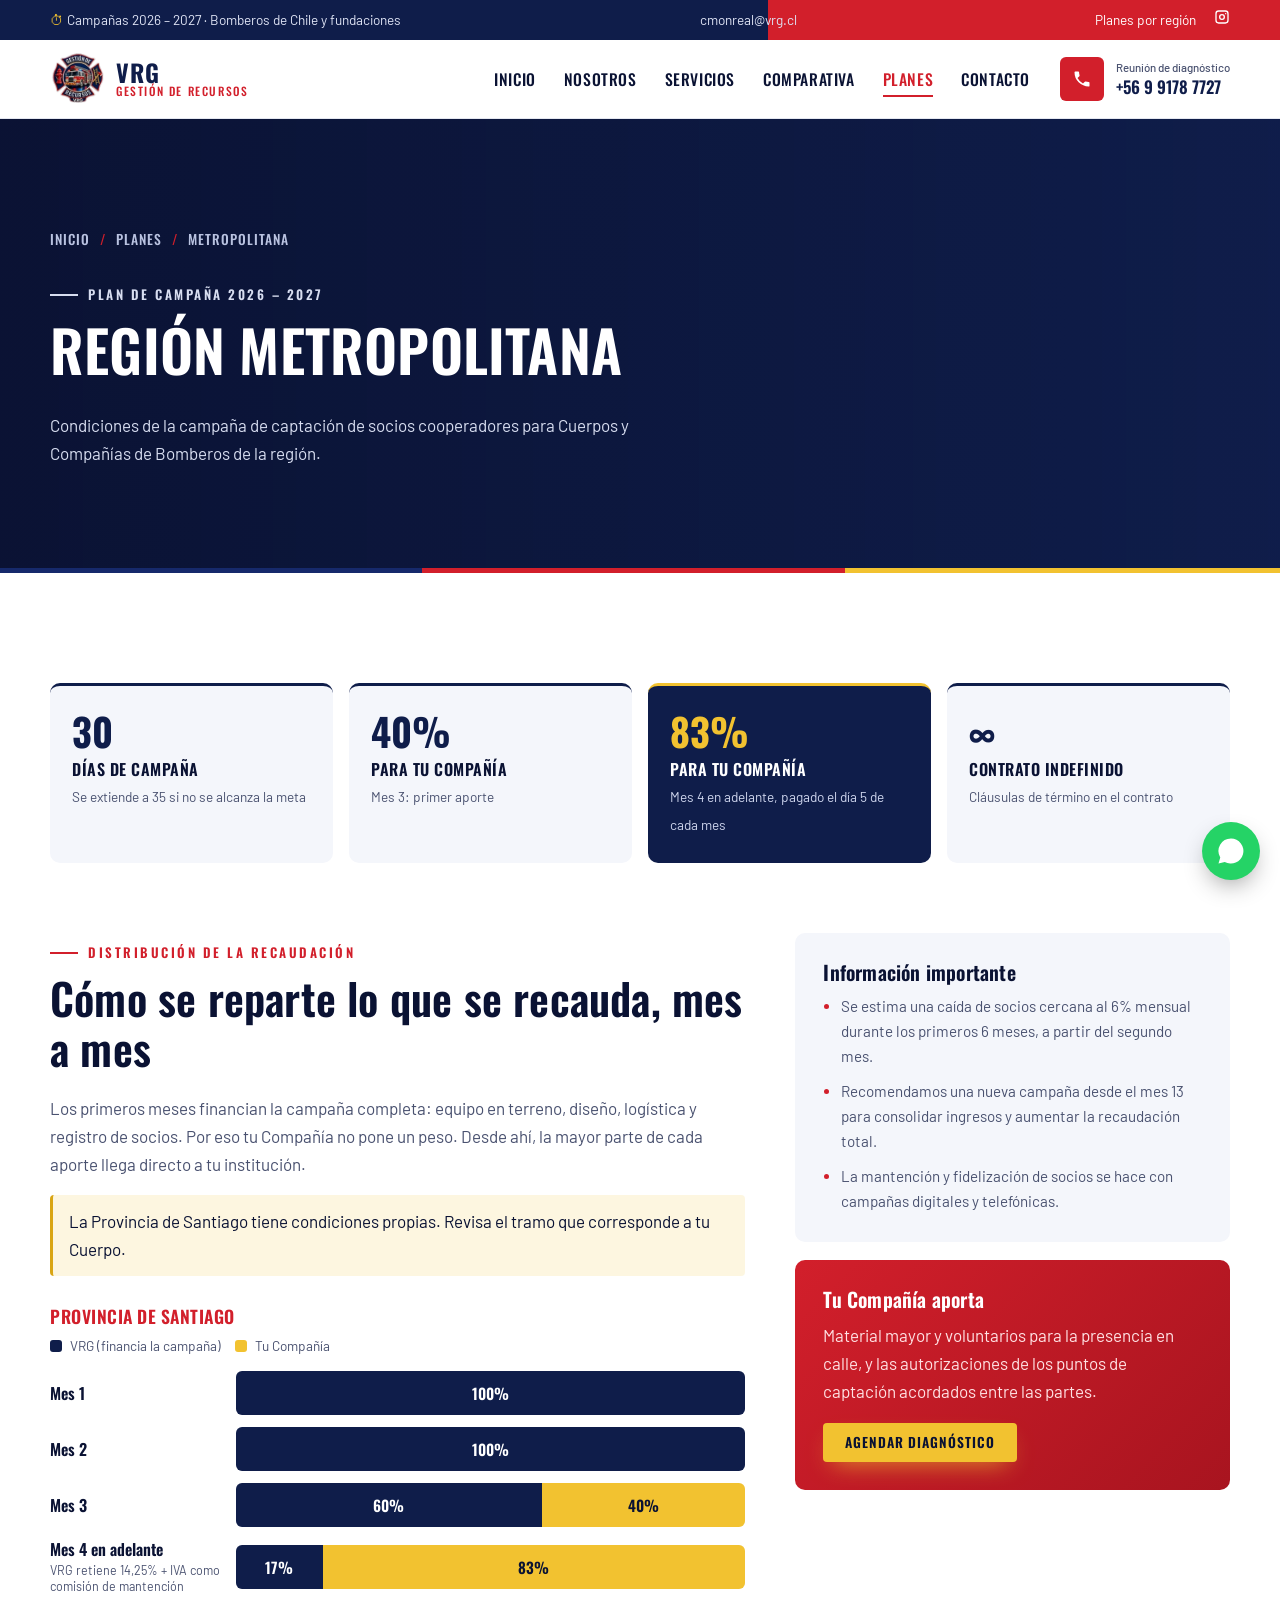
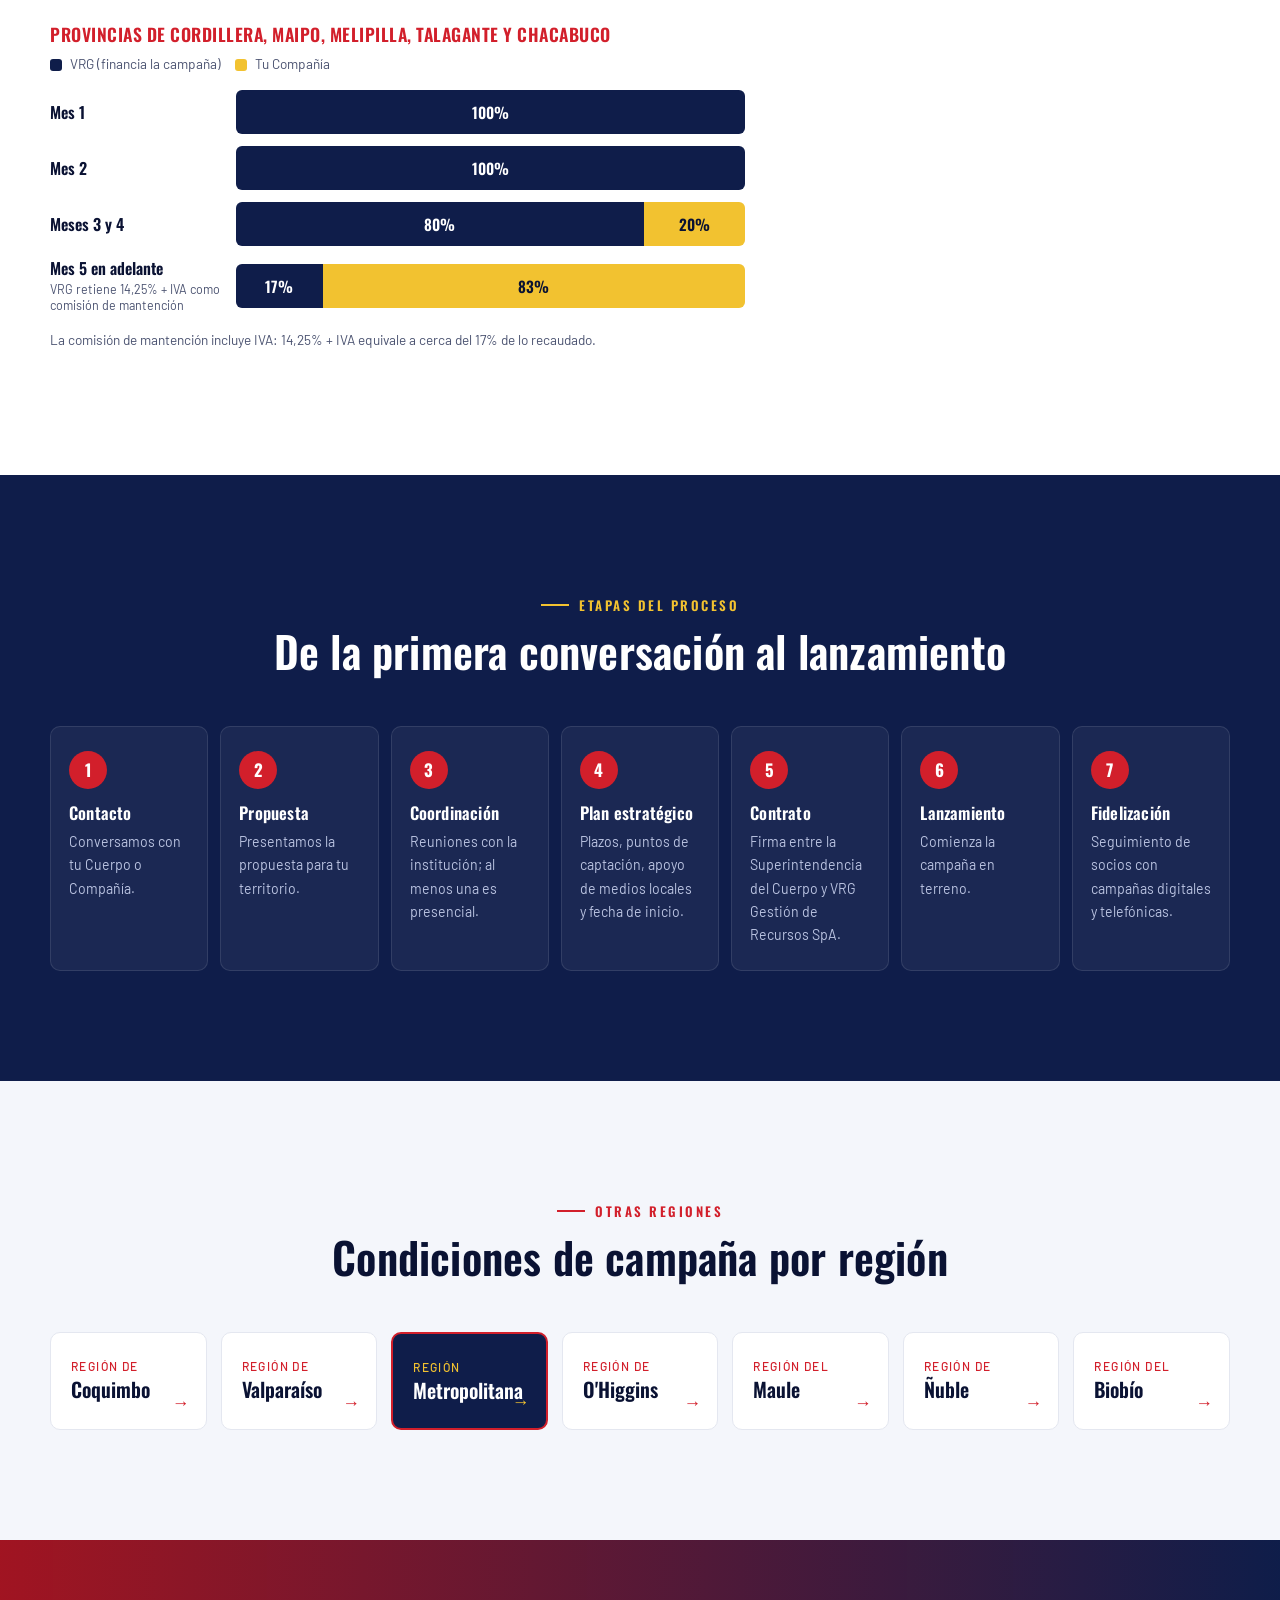
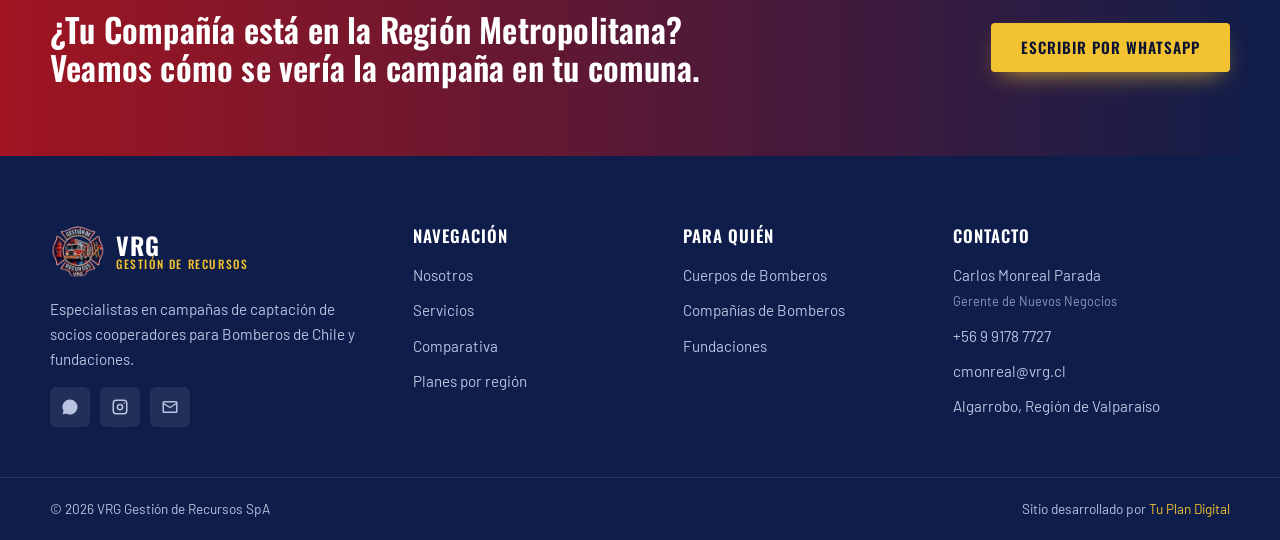
<file: regiones/metropolitana.html>
<!DOCTYPE html>
<html lang="es-CL">
<head>
<meta charset="utf-8">
<meta name="viewport" content="width=device-width, initial-scale=1">
<title>Plan de campaña Región Metropolitana 2026 – 2027 | VRG Gestión de Recursos</title>
<meta name="description" content="Condiciones de la campaña de captación de socios cooperadores de VRG para Bomberos de la Región Metropolitana: 83% para la Compañía desde el mes 4, contrato indefinido y sin inversión.">
<meta name="theme-color" content="#0f1d4a">
<link rel="icon" type="image/png" href="../img/favicon.png">
<link rel="apple-touch-icon" href="../img/apple-touch-icon.png">
<link rel="preconnect" href="https://fonts.googleapis.com">
<link rel="preconnect" href="https://fonts.gstatic.com" crossorigin>
<link rel="preconnect" href="https://images.pexels.com">
<link href="https://fonts.googleapis.com/css2?family=Oswald:wght@500;600;700&family=Barlow:wght@400;500;600&display=swap" rel="stylesheet">
<link rel="stylesheet" href="../css/styles.css">
</head>
<body>

<!-- Página generada por scripts/generar-regiones.py: editar data/regiones.json, no este archivo. -->
<a class="skip" href="#contenido">Saltar al contenido</a>
<!-- Barra superior -->
<div class="topbar">
  <div class="wrap topbar__in">
    <p><span class="ico">⏱</span> Campañas 2026 – 2027 · <span class="hide-sm">Bomberos de Chile y fundaciones</span></p>
    <p class="hide-sm"><a href="mailto:cmonreal@vrg.cl">cmonreal@vrg.cl</a></p>
    <p class="topbar__right"><a href="../#regiones">Planes por región</a> <a class="topbar__ig" href="https://www.instagram.com/vrg_recaudaciones/" target="_blank" rel="noopener" aria-label="Instagram de VRG"><svg viewBox="0 0 24 24"><path d="M7 2h10a5 5 0 0 1 5 5v10a5 5 0 0 1-5 5H7a5 5 0 0 1-5-5V7a5 5 0 0 1 5-5zm0 2a3 3 0 0 0-3 3v10a3 3 0 0 0 3 3h10a3 3 0 0 0 3-3V7a3 3 0 0 0-3-3H7zm5 3.5a4.5 4.5 0 1 1 0 9 4.5 4.5 0 0 1 0-9zm0 2a2.5 2.5 0 1 0 0 5 2.5 2.5 0 0 0 0-5zM17.5 6a1 1 0 1 1 0 2 1 1 0 0 1 0-2z"/></svg></a></p>
  </div>
</div>

<!-- Encabezado -->
<header class="header">
  <div class="wrap header__in">
    <a class="brand" href="../#inicio">
      <picture><source srcset="../img/logo-vrg.webp" type="image/webp"><img src="../img/logo-vrg.png" alt="Logo VRG Gestión de Recursos" width="56" height="52"></picture>
      <span><strong>VRG</strong><small>Gestión de Recursos</small></span>
    </a>
    <input type="checkbox" id="nav-toggle" class="nav-toggle" aria-label="Abrir menú">
    <label for="nav-toggle" class="burger" aria-hidden="true"><span></span></label>
    <nav class="nav" aria-label="Principal">
      <a href="../#inicio">Inicio</a>
      <a href="../#nosotros">Nosotros</a>
      <a href="../#servicios">Servicios</a>
      <a href="../#comparativa">Comparativa</a>
      <a href="../#regiones" class="is-active">Planes</a>
      <a href="../#contacto">Contacto</a>
    </nav>
    <a class="header__call" href="tel:+56991787727">
      <span class="header__icon"><svg viewBox="0 0 24 24"><path d="M6.6 10.8a15.1 15.1 0 0 0 6.6 6.6l2.2-2.2a1 1 0 0 1 1-.25 11.4 11.4 0 0 0 3.6.57 1 1 0 0 1 1 1V20a1 1 0 0 1-1 1A17 17 0 0 1 3 4a1 1 0 0 1 1-1h3.5a1 1 0 0 1 1 1c0 1.25.2 2.45.57 3.57a1 1 0 0 1-.25 1z"/></svg></span>
      <span><small>Reunión de diagnóstico</small>+56 9 9178 7727</span>
    </a>
  </div>
</header>

<main id="contenido">

<section class="page-hero" style="--img:url('https://images.pexels.com/photos/14776515/pexels-photo-14776515.jpeg?auto=compress&cs=tinysrgb&w=1920')">
  <div class="wrap">
    <nav class="crumbs" aria-label="Ruta"><a href="../">Inicio</a><span>/</span><a href="../#regiones">Planes</a><span>/</span>Metropolitana</nav>
    <p class="eyebrow eyebrow--gold">Plan de campaña 2026 – 2027</p>
    <h1>Región Metropolitana</h1>
    <p>Condiciones de la campaña de captación de socios cooperadores para Cuerpos y Compañías de Bomberos de la región.</p>
  </div>
</section>

<section class="section plan">
  <div class="wrap">
    <ul class="facts">
      <li class="reveal"><b>30</b><span>días de campaña</span><small>Se extiende a 35 si no se alcanza la meta</small></li>
      <li class="reveal"><b>40%</b><span>para tu Compañía</span><small>Mes 3: primer aporte</small></li>
      <li class="reveal facts__hl"><b>83%</b><span>para tu Compañía</span><small>Mes 4 en adelante, pagado el día 5 de cada mes</small></li>
      <li class="reveal"><b>∞</b><span>contrato indefinido</span><small>Cláusulas de término en el contrato</small></li>
    </ul>

    <div class="plan__grid">
      <div class="plan__main">
        <p class="eyebrow">Distribución de la recaudación</p>
        <h2>Cómo se reparte lo que se recauda, mes a mes</h2>
        <p>Los primeros meses financian la campaña completa: equipo en terreno, diseño, logística y registro de socios. Por eso tu Compañía no pone un peso. Desde ahí, la mayor parte de cada aporte llega directo a tu institución.</p>
        <p class="plan__hint">La Provincia de Santiago tiene condiciones propias. Revisa el tramo que corresponde a tu Cuerpo.</p>
        
      <div class="split reveal">
        <h3 class="split__zone">Provincia de Santiago</h3>
        <div class="split__legend"><span class="dot dot--vrg"></span>VRG (financia la campaña) <span class="dot dot--cia"></span>Tu Compañía</div>
        <ol class="split__list">
          <li class="split__row">
            <div class="split__period">Mes 1</div>
            <div class="split__bar" role="img" aria-label="VRG 100%, Compañía 0%">
              <span class="split__vrg" style="--w:100%">100%</span>
              <span class="split__cia" style="--w:0%"></span>
            </div>
          </li>
          <li class="split__row">
            <div class="split__period">Mes 2</div>
            <div class="split__bar" role="img" aria-label="VRG 100%, Compañía 0%">
              <span class="split__vrg" style="--w:100%">100%</span>
              <span class="split__cia" style="--w:0%"></span>
            </div>
          </li>
          <li class="split__row">
            <div class="split__period">Mes 3</div>
            <div class="split__bar" role="img" aria-label="VRG 60%, Compañía 40%">
              <span class="split__vrg" style="--w:60%">60%</span>
              <span class="split__cia" style="--w:40%">40%</span>
            </div>
          </li>
          <li class="split__row">
            <div class="split__period">Mes 4 en adelante<small>VRG retiene 14,25% + IVA como comisión de mantención</small></div>
            <div class="split__bar" role="img" aria-label="VRG 17%, Compañía 83%">
              <span class="split__vrg" style="--w:17%">17%</span>
              <span class="split__cia" style="--w:83%">83%</span>
            </div>
          </li>
        </ol>
      </div>
      <div class="split reveal">
        <h3 class="split__zone">Provincias de Cordillera, Maipo, Melipilla, Talagante y Chacabuco</h3>
        <div class="split__legend"><span class="dot dot--vrg"></span>VRG (financia la campaña) <span class="dot dot--cia"></span>Tu Compañía</div>
        <ol class="split__list">
          <li class="split__row">
            <div class="split__period">Mes 1</div>
            <div class="split__bar" role="img" aria-label="VRG 100%, Compañía 0%">
              <span class="split__vrg" style="--w:100%">100%</span>
              <span class="split__cia" style="--w:0%"></span>
            </div>
          </li>
          <li class="split__row">
            <div class="split__period">Mes 2</div>
            <div class="split__bar" role="img" aria-label="VRG 100%, Compañía 0%">
              <span class="split__vrg" style="--w:100%">100%</span>
              <span class="split__cia" style="--w:0%"></span>
            </div>
          </li>
          <li class="split__row">
            <div class="split__period">Meses 3 y 4</div>
            <div class="split__bar" role="img" aria-label="VRG 80%, Compañía 20%">
              <span class="split__vrg" style="--w:80%">80%</span>
              <span class="split__cia" style="--w:20%">20%</span>
            </div>
          </li>
          <li class="split__row">
            <div class="split__period">Mes 5 en adelante<small>VRG retiene 14,25% + IVA como comisión de mantención</small></div>
            <div class="split__bar" role="img" aria-label="VRG 17%, Compañía 83%">
              <span class="split__vrg" style="--w:17%">17%</span>
              <span class="split__cia" style="--w:83%">83%</span>
            </div>
          </li>
        </ol>
      </div>
        <p class="plan__iva">La comisión de mantención incluye IVA: 14,25% + IVA equivale a cerca del 17% de lo recaudado.</p>
      </div>

      <aside class="plan__side">
        <div class="note-card reveal">
          <h3>Información importante</h3>
          <ul>
            <li>Se estima una caída de socios cercana al 6% mensual durante los primeros 6 meses, a partir del segundo mes.</li>
            <li>Recomendamos una nueva campaña desde el mes 13 para consolidar ingresos y aumentar la recaudación total.</li>
            <li>La mantención y fidelización de socios se hace con campañas digitales y telefónicas.</li>
          </ul>
        </div>
        <div class="note-card note-card--red reveal">
          <h3>Tu Compañía aporta</h3>
          <p>Material mayor y voluntarios para la presencia en calle, y las autorizaciones de los puntos de captación acordados entre las partes.</p>
          <a class="btn btn--gold btn--sm" href="../#contacto">Agendar diagnóstico</a>
        </div>
      </aside>
    </div>
  </div>
</section>

<section class="section process">
  <div class="wrap">
    <div class="center reveal">
      <p class="eyebrow">Etapas del proceso</p>
      <h2>De la primera conversación al lanzamiento</h2>
    </div>
    <ol class="process__list">
      <li class="reveal"><h3>Contacto</h3><p>Conversamos con tu Cuerpo o Compañía.</p></li>
      <li class="reveal"><h3>Propuesta</h3><p>Presentamos la propuesta para tu territorio.</p></li>
      <li class="reveal"><h3>Coordinación</h3><p>Reuniones con la institución; al menos una es presencial.</p></li>
      <li class="reveal"><h3>Plan estratégico</h3><p>Plazos, puntos de captación, apoyo de medios locales y fecha de inicio.</p></li>
      <li class="reveal"><h3>Contrato</h3><p>Firma entre la Superintendencia del Cuerpo y VRG Gestión de Recursos SpA.</p></li>
      <li class="reveal"><h3>Lanzamiento</h3><p>Comienza la campaña en terreno.</p></li>
      <li class="reveal"><h3>Fidelización</h3><p>Seguimiento de socios con campañas digitales y telefónicas.</p></li>
    </ol>
  </div>
</section>

<section class="regions section regions--soft">
  <div class="wrap">
    <div class="center reveal">
      <p class="eyebrow">Otras regiones</p>
      <h2>Condiciones de campaña por región</h2>
    </div>
    <div class="regions__grid"><a class="region" href="coquimbo.html"><span>Región de</span>Coquimbo</a><a class="region" href="valparaiso.html"><span>Región de</span>Valparaíso</a><a class="region region--hl" href="metropolitana.html" aria-current="page"><span>Región</span>Metropolitana</a><a class="region" href="ohiggins.html"><span>Región de</span>O&#x27;Higgins</a><a class="region" href="maule.html"><span>Región del</span>Maule</a><a class="region" href="nuble.html"><span>Región de</span>Ñuble</a><a class="region" href="biobio.html"><span>Región del</span>Biobío</a></div>
  </div>
</section>

<section class="cta" style="--img:url('https://images.pexels.com/photos/11688879/pexels-photo-11688879.jpeg?auto=compress&cs=tinysrgb&w=1920')">
  <div class="wrap cta__in">
    <h2>¿Tu Compañía está en la Región Metropolitana?<br>Veamos cómo se vería la campaña en tu comuna.</h2>
    <a class="btn btn--gold" href="https://wa.me/56991787727?text=Hola%20VRG%2C%20quiero%20agendar%20un%20diagn%C3%B3stico%20para%20la%20Regi%C3%B3n%20Metropolitana" target="_blank" rel="noopener">Escribir por WhatsApp</a>
  </div>
</section>

</main>
<footer class="footer">
  <div class="wrap footer__grid">
    <div>
      <a class="brand brand--light" href="../#inicio">
        <img src="../img/logo-vrg.webp" alt="Logo VRG Gestión de Recursos" width="56" height="52" loading="lazy">
        <span><strong>VRG</strong><small>Gestión de Recursos</small></span>
      </a>
      <p>Especialistas en campañas de captación de socios cooperadores para Bomberos de Chile y fundaciones.</p>
      <div class="social">
        <a href="https://wa.me/56991787727" target="_blank" rel="noopener" aria-label="WhatsApp"><svg viewBox="0 0 24 24"><path d="M12 2a10 10 0 0 0-8.6 15.1L2 22l5-1.3A10 10 0 1 0 12 2zm4.4 12c-.2-.1-1.4-.7-1.7-.8s-.4-.1-.5.1-.6.8-.8 1-.3.2-.5.1a6.6 6.6 0 0 1-3.3-2.9c-.2-.4.2-.4.7-1.3.1-.2 0-.3 0-.4l-.8-1.8c-.2-.5-.4-.4-.5-.4h-.5a.9.9 0 0 0-.7.3 2.8 2.8 0 0 0-.9 2.1 4.9 4.9 0 0 0 1 2.6 11.2 11.2 0 0 0 4.3 3.8c1.6.7 2.2.7 3 .6a2.6 2.6 0 0 0 1.7-1.2 2.1 2.1 0 0 0 .1-1.2c0-.1-.2-.2-.5-.3z"/></svg></a>
        <a href="https://www.instagram.com/vrg_recaudaciones/" target="_blank" rel="noopener" aria-label="Instagram"><svg viewBox="0 0 24 24"><path d="M7 2h10a5 5 0 0 1 5 5v10a5 5 0 0 1-5 5H7a5 5 0 0 1-5-5V7a5 5 0 0 1 5-5zm0 2a3 3 0 0 0-3 3v10a3 3 0 0 0 3 3h10a3 3 0 0 0 3-3V7a3 3 0 0 0-3-3H7zm5 3.5a4.5 4.5 0 1 1 0 9 4.5 4.5 0 0 1 0-9zm0 2a2.5 2.5 0 1 0 0 5 2.5 2.5 0 0 0 0-5zM17.5 6a1 1 0 1 1 0 2 1 1 0 0 1 0-2z"/></svg></a>
        <a href="mailto:cmonreal@vrg.cl" aria-label="Correo"><svg viewBox="0 0 24 24"><path d="M4 4h16a2 2 0 0 1 2 2v12a2 2 0 0 1-2 2H4a2 2 0 0 1-2-2V6a2 2 0 0 1 2-2zm0 2v.5l8 5 8-5V6H4zm16 2.8-8 5-8-5V18h16V8.8z"/></svg></a>
      </div>
    </div>
    <div>
      <h4>Navegación</h4>
      <ul><li><a href="../#nosotros">Nosotros</a></li><li><a href="../#servicios">Servicios</a></li><li><a href="../#comparativa">Comparativa</a></li><li><a href="../#regiones">Planes por región</a></li></ul>
    </div>
    <div>
      <h4>Para quién</h4>
      <ul><li>Cuerpos de Bomberos</li><li>Compañías de Bomberos</li><li>Fundaciones</li></ul>
    </div>
    <div>
      <h4>Contacto</h4>
      <ul class="footer__contact">
        <li>Carlos Monreal Parada<br><small>Gerente de Nuevos Negocios</small></li>
        <li><a href="tel:+56991787727">+56 9 9178 7727</a></li>
        <li><a href="mailto:cmonreal@vrg.cl">cmonreal@vrg.cl</a></li>
        <li>Algarrobo, Región de Valparaíso</li>
      </ul>
    </div>
  </div>
  <div class="footer__bottom">
    <div class="wrap footer__bottom-in">
      <p>© 2026 VRG Gestión de Recursos SpA</p>
      <p>Sitio desarrollado por <a href="https://tuplandigital.cl" target="_blank" rel="noopener">Tu Plan Digital</a></p>
    </div>
  </div>
</footer>

<a class="wa-float" href="https://wa.me/56991787727?text=Hola%20VRG%2C%20quiero%20m%C3%A1s%20informaci%C3%B3n" target="_blank" rel="noopener" aria-label="Escribir por WhatsApp"><svg viewBox="0 0 24 24"><path d="M12 2a10 10 0 0 0-8.6 15.1L2 22l5-1.3A10 10 0 1 0 12 2zm4.4 12c-.2-.1-1.4-.7-1.7-.8s-.4-.1-.5.1-.6.8-.8 1-.3.2-.5.1a6.6 6.6 0 0 1-3.3-2.9c-.2-.4.2-.4.7-1.3.1-.2 0-.3 0-.4l-.8-1.8c-.2-.5-.4-.4-.5-.4h-.5a.9.9 0 0 0-.7.3 2.8 2.8 0 0 0-.9 2.1 4.9 4.9 0 0 0 1 2.6 11.2 11.2 0 0 0 4.3 3.8c1.6.7 2.2.7 3 .6a2.6 2.6 0 0 0 1.7-1.2 2.1 2.1 0 0 0 .1-1.2c0-.1-.2-.2-.5-.3z"/></svg></a>

</body>
</html>
</file>
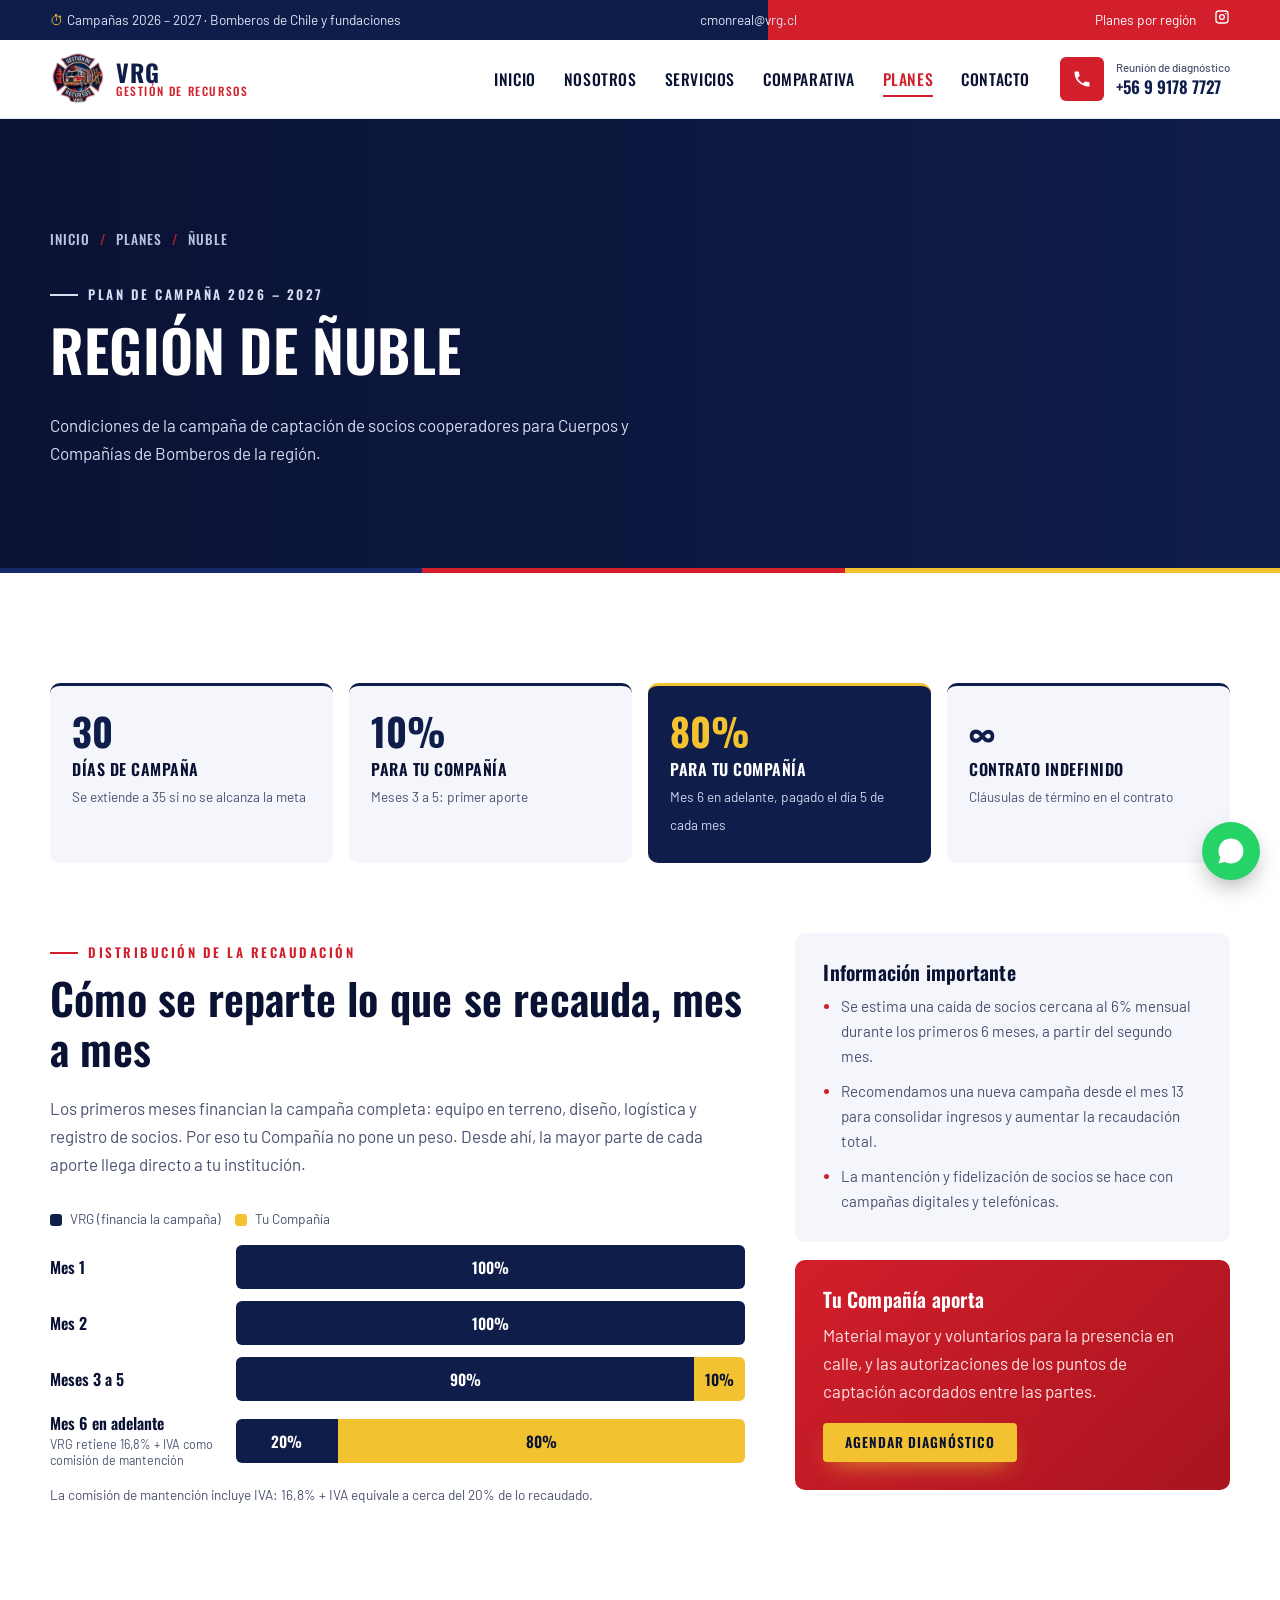
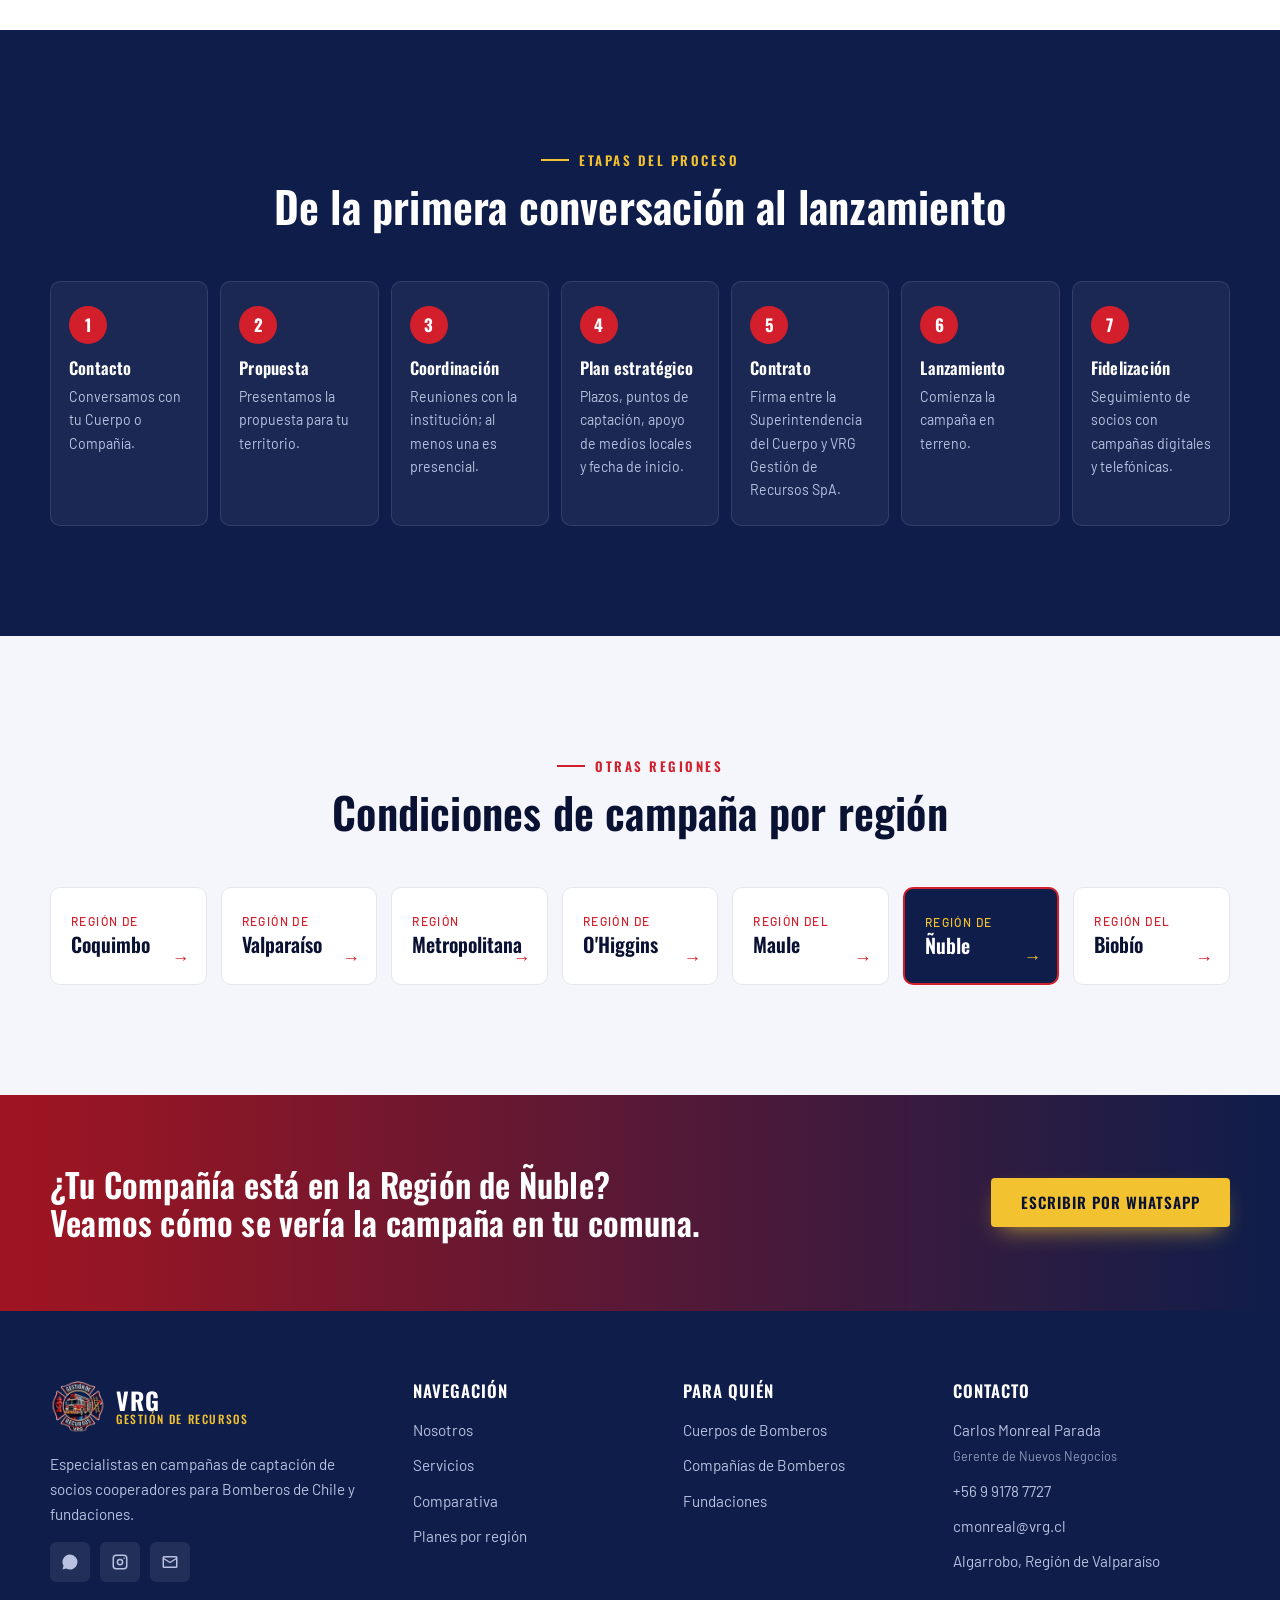
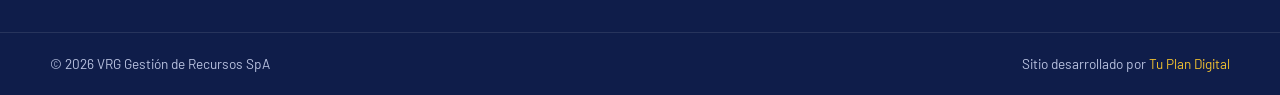
<file: regiones/nuble.html>
<!DOCTYPE html>
<html lang="es-CL">
<head>
<meta charset="utf-8">
<meta name="viewport" content="width=device-width, initial-scale=1">
<title>Plan de campaña Región de Ñuble 2026 – 2027 | VRG Gestión de Recursos</title>
<meta name="description" content="Condiciones de la campaña de captación de socios cooperadores de VRG para Bomberos de la Región de Ñuble: 80% para la Compañía desde el mes 6, contrato indefinido y sin inversión.">
<meta name="theme-color" content="#0f1d4a">
<link rel="icon" type="image/png" href="../img/favicon.png">
<link rel="apple-touch-icon" href="../img/apple-touch-icon.png">
<link rel="preconnect" href="https://fonts.googleapis.com">
<link rel="preconnect" href="https://fonts.gstatic.com" crossorigin>
<link rel="preconnect" href="https://images.pexels.com">
<link href="https://fonts.googleapis.com/css2?family=Oswald:wght@500;600;700&family=Barlow:wght@400;500;600&display=swap" rel="stylesheet">
<link rel="stylesheet" href="../css/styles.css">
</head>
<body>

<!-- Página generada por scripts/generar-regiones.py: editar data/regiones.json, no este archivo. -->
<a class="skip" href="#contenido">Saltar al contenido</a>
<!-- Barra superior -->
<div class="topbar">
  <div class="wrap topbar__in">
    <p><span class="ico">⏱</span> Campañas 2026 – 2027 · <span class="hide-sm">Bomberos de Chile y fundaciones</span></p>
    <p class="hide-sm"><a href="mailto:cmonreal@vrg.cl">cmonreal@vrg.cl</a></p>
    <p class="topbar__right"><a href="../#regiones">Planes por región</a> <a class="topbar__ig" href="https://www.instagram.com/vrg_recaudaciones/" target="_blank" rel="noopener" aria-label="Instagram de VRG"><svg viewBox="0 0 24 24"><path d="M7 2h10a5 5 0 0 1 5 5v10a5 5 0 0 1-5 5H7a5 5 0 0 1-5-5V7a5 5 0 0 1 5-5zm0 2a3 3 0 0 0-3 3v10a3 3 0 0 0 3 3h10a3 3 0 0 0 3-3V7a3 3 0 0 0-3-3H7zm5 3.5a4.5 4.5 0 1 1 0 9 4.5 4.5 0 0 1 0-9zm0 2a2.5 2.5 0 1 0 0 5 2.5 2.5 0 0 0 0-5zM17.5 6a1 1 0 1 1 0 2 1 1 0 0 1 0-2z"/></svg></a></p>
  </div>
</div>

<!-- Encabezado -->
<header class="header">
  <div class="wrap header__in">
    <a class="brand" href="../#inicio">
      <picture><source srcset="../img/logo-vrg.webp" type="image/webp"><img src="../img/logo-vrg.png" alt="Logo VRG Gestión de Recursos" width="56" height="52"></picture>
      <span><strong>VRG</strong><small>Gestión de Recursos</small></span>
    </a>
    <input type="checkbox" id="nav-toggle" class="nav-toggle" aria-label="Abrir menú">
    <label for="nav-toggle" class="burger" aria-hidden="true"><span></span></label>
    <nav class="nav" aria-label="Principal">
      <a href="../#inicio">Inicio</a>
      <a href="../#nosotros">Nosotros</a>
      <a href="../#servicios">Servicios</a>
      <a href="../#comparativa">Comparativa</a>
      <a href="../#regiones" class="is-active">Planes</a>
      <a href="../#contacto">Contacto</a>
    </nav>
    <a class="header__call" href="tel:+56991787727">
      <span class="header__icon"><svg viewBox="0 0 24 24"><path d="M6.6 10.8a15.1 15.1 0 0 0 6.6 6.6l2.2-2.2a1 1 0 0 1 1-.25 11.4 11.4 0 0 0 3.6.57 1 1 0 0 1 1 1V20a1 1 0 0 1-1 1A17 17 0 0 1 3 4a1 1 0 0 1 1-1h3.5a1 1 0 0 1 1 1c0 1.25.2 2.45.57 3.57a1 1 0 0 1-.25 1z"/></svg></span>
      <span><small>Reunión de diagnóstico</small>+56 9 9178 7727</span>
    </a>
  </div>
</header>

<main id="contenido">

<section class="page-hero" style="--img:url('https://images.pexels.com/photos/5964978/pexels-photo-5964978.jpeg?auto=compress&cs=tinysrgb&w=1920')">
  <div class="wrap">
    <nav class="crumbs" aria-label="Ruta"><a href="../">Inicio</a><span>/</span><a href="../#regiones">Planes</a><span>/</span>Ñuble</nav>
    <p class="eyebrow eyebrow--gold">Plan de campaña 2026 – 2027</p>
    <h1>Región de Ñuble</h1>
    <p>Condiciones de la campaña de captación de socios cooperadores para Cuerpos y Compañías de Bomberos de la región.</p>
  </div>
</section>

<section class="section plan">
  <div class="wrap">
    <ul class="facts">
      <li class="reveal"><b>30</b><span>días de campaña</span><small>Se extiende a 35 si no se alcanza la meta</small></li>
      <li class="reveal"><b>10%</b><span>para tu Compañía</span><small>Meses 3 a 5: primer aporte</small></li>
      <li class="reveal facts__hl"><b>80%</b><span>para tu Compañía</span><small>Mes 6 en adelante, pagado el día 5 de cada mes</small></li>
      <li class="reveal"><b>∞</b><span>contrato indefinido</span><small>Cláusulas de término en el contrato</small></li>
    </ul>

    <div class="plan__grid">
      <div class="plan__main">
        <p class="eyebrow">Distribución de la recaudación</p>
        <h2>Cómo se reparte lo que se recauda, mes a mes</h2>
        <p>Los primeros meses financian la campaña completa: equipo en terreno, diseño, logística y registro de socios. Por eso tu Compañía no pone un peso. Desde ahí, la mayor parte de cada aporte llega directo a tu institución.</p>
        
        
      <div class="split reveal">
        
        <div class="split__legend"><span class="dot dot--vrg"></span>VRG (financia la campaña) <span class="dot dot--cia"></span>Tu Compañía</div>
        <ol class="split__list">
          <li class="split__row">
            <div class="split__period">Mes 1</div>
            <div class="split__bar" role="img" aria-label="VRG 100%, Compañía 0%">
              <span class="split__vrg" style="--w:100%">100%</span>
              <span class="split__cia" style="--w:0%"></span>
            </div>
          </li>
          <li class="split__row">
            <div class="split__period">Mes 2</div>
            <div class="split__bar" role="img" aria-label="VRG 100%, Compañía 0%">
              <span class="split__vrg" style="--w:100%">100%</span>
              <span class="split__cia" style="--w:0%"></span>
            </div>
          </li>
          <li class="split__row">
            <div class="split__period">Meses 3 a 5</div>
            <div class="split__bar" role="img" aria-label="VRG 90%, Compañía 10%">
              <span class="split__vrg" style="--w:90%">90%</span>
              <span class="split__cia" style="--w:10%">10%</span>
            </div>
          </li>
          <li class="split__row">
            <div class="split__period">Mes 6 en adelante<small>VRG retiene 16,8% + IVA como comisión de mantención</small></div>
            <div class="split__bar" role="img" aria-label="VRG 20%, Compañía 80%">
              <span class="split__vrg" style="--w:20%">20%</span>
              <span class="split__cia" style="--w:80%">80%</span>
            </div>
          </li>
        </ol>
      </div>
        <p class="plan__iva">La comisión de mantención incluye IVA: 16,8% + IVA equivale a cerca del 20% de lo recaudado.</p>
      </div>

      <aside class="plan__side">
        <div class="note-card reveal">
          <h3>Información importante</h3>
          <ul>
            <li>Se estima una caída de socios cercana al 6% mensual durante los primeros 6 meses, a partir del segundo mes.</li>
            <li>Recomendamos una nueva campaña desde el mes 13 para consolidar ingresos y aumentar la recaudación total.</li>
            <li>La mantención y fidelización de socios se hace con campañas digitales y telefónicas.</li>
          </ul>
        </div>
        <div class="note-card note-card--red reveal">
          <h3>Tu Compañía aporta</h3>
          <p>Material mayor y voluntarios para la presencia en calle, y las autorizaciones de los puntos de captación acordados entre las partes.</p>
          <a class="btn btn--gold btn--sm" href="../#contacto">Agendar diagnóstico</a>
        </div>
      </aside>
    </div>
  </div>
</section>

<section class="section process">
  <div class="wrap">
    <div class="center reveal">
      <p class="eyebrow">Etapas del proceso</p>
      <h2>De la primera conversación al lanzamiento</h2>
    </div>
    <ol class="process__list">
      <li class="reveal"><h3>Contacto</h3><p>Conversamos con tu Cuerpo o Compañía.</p></li>
      <li class="reveal"><h3>Propuesta</h3><p>Presentamos la propuesta para tu territorio.</p></li>
      <li class="reveal"><h3>Coordinación</h3><p>Reuniones con la institución; al menos una es presencial.</p></li>
      <li class="reveal"><h3>Plan estratégico</h3><p>Plazos, puntos de captación, apoyo de medios locales y fecha de inicio.</p></li>
      <li class="reveal"><h3>Contrato</h3><p>Firma entre la Superintendencia del Cuerpo y VRG Gestión de Recursos SpA.</p></li>
      <li class="reveal"><h3>Lanzamiento</h3><p>Comienza la campaña en terreno.</p></li>
      <li class="reveal"><h3>Fidelización</h3><p>Seguimiento de socios con campañas digitales y telefónicas.</p></li>
    </ol>
  </div>
</section>

<section class="regions section regions--soft">
  <div class="wrap">
    <div class="center reveal">
      <p class="eyebrow">Otras regiones</p>
      <h2>Condiciones de campaña por región</h2>
    </div>
    <div class="regions__grid"><a class="region" href="coquimbo.html"><span>Región de</span>Coquimbo</a><a class="region" href="valparaiso.html"><span>Región de</span>Valparaíso</a><a class="region" href="metropolitana.html"><span>Región</span>Metropolitana</a><a class="region" href="ohiggins.html"><span>Región de</span>O&#x27;Higgins</a><a class="region" href="maule.html"><span>Región del</span>Maule</a><a class="region region--hl" href="nuble.html" aria-current="page"><span>Región de</span>Ñuble</a><a class="region" href="biobio.html"><span>Región del</span>Biobío</a></div>
  </div>
</section>

<section class="cta" style="--img:url('https://images.pexels.com/photos/11688879/pexels-photo-11688879.jpeg?auto=compress&cs=tinysrgb&w=1920')">
  <div class="wrap cta__in">
    <h2>¿Tu Compañía está en la Región de Ñuble?<br>Veamos cómo se vería la campaña en tu comuna.</h2>
    <a class="btn btn--gold" href="https://wa.me/56991787727?text=Hola%20VRG%2C%20quiero%20agendar%20un%20diagn%C3%B3stico%20para%20la%20Regi%C3%B3n%20de%20%C3%91uble" target="_blank" rel="noopener">Escribir por WhatsApp</a>
  </div>
</section>

</main>
<footer class="footer">
  <div class="wrap footer__grid">
    <div>
      <a class="brand brand--light" href="../#inicio">
        <img src="../img/logo-vrg.webp" alt="Logo VRG Gestión de Recursos" width="56" height="52" loading="lazy">
        <span><strong>VRG</strong><small>Gestión de Recursos</small></span>
      </a>
      <p>Especialistas en campañas de captación de socios cooperadores para Bomberos de Chile y fundaciones.</p>
      <div class="social">
        <a href="https://wa.me/56991787727" target="_blank" rel="noopener" aria-label="WhatsApp"><svg viewBox="0 0 24 24"><path d="M12 2a10 10 0 0 0-8.6 15.1L2 22l5-1.3A10 10 0 1 0 12 2zm4.4 12c-.2-.1-1.4-.7-1.7-.8s-.4-.1-.5.1-.6.8-.8 1-.3.2-.5.1a6.6 6.6 0 0 1-3.3-2.9c-.2-.4.2-.4.7-1.3.1-.2 0-.3 0-.4l-.8-1.8c-.2-.5-.4-.4-.5-.4h-.5a.9.9 0 0 0-.7.3 2.8 2.8 0 0 0-.9 2.1 4.9 4.9 0 0 0 1 2.6 11.2 11.2 0 0 0 4.3 3.8c1.6.7 2.2.7 3 .6a2.6 2.6 0 0 0 1.7-1.2 2.1 2.1 0 0 0 .1-1.2c0-.1-.2-.2-.5-.3z"/></svg></a>
        <a href="https://www.instagram.com/vrg_recaudaciones/" target="_blank" rel="noopener" aria-label="Instagram"><svg viewBox="0 0 24 24"><path d="M7 2h10a5 5 0 0 1 5 5v10a5 5 0 0 1-5 5H7a5 5 0 0 1-5-5V7a5 5 0 0 1 5-5zm0 2a3 3 0 0 0-3 3v10a3 3 0 0 0 3 3h10a3 3 0 0 0 3-3V7a3 3 0 0 0-3-3H7zm5 3.5a4.5 4.5 0 1 1 0 9 4.5 4.5 0 0 1 0-9zm0 2a2.5 2.5 0 1 0 0 5 2.5 2.5 0 0 0 0-5zM17.5 6a1 1 0 1 1 0 2 1 1 0 0 1 0-2z"/></svg></a>
        <a href="mailto:cmonreal@vrg.cl" aria-label="Correo"><svg viewBox="0 0 24 24"><path d="M4 4h16a2 2 0 0 1 2 2v12a2 2 0 0 1-2 2H4a2 2 0 0 1-2-2V6a2 2 0 0 1 2-2zm0 2v.5l8 5 8-5V6H4zm16 2.8-8 5-8-5V18h16V8.8z"/></svg></a>
      </div>
    </div>
    <div>
      <h4>Navegación</h4>
      <ul><li><a href="../#nosotros">Nosotros</a></li><li><a href="../#servicios">Servicios</a></li><li><a href="../#comparativa">Comparativa</a></li><li><a href="../#regiones">Planes por región</a></li></ul>
    </div>
    <div>
      <h4>Para quién</h4>
      <ul><li>Cuerpos de Bomberos</li><li>Compañías de Bomberos</li><li>Fundaciones</li></ul>
    </div>
    <div>
      <h4>Contacto</h4>
      <ul class="footer__contact">
        <li>Carlos Monreal Parada<br><small>Gerente de Nuevos Negocios</small></li>
        <li><a href="tel:+56991787727">+56 9 9178 7727</a></li>
        <li><a href="mailto:cmonreal@vrg.cl">cmonreal@vrg.cl</a></li>
        <li>Algarrobo, Región de Valparaíso</li>
      </ul>
    </div>
  </div>
  <div class="footer__bottom">
    <div class="wrap footer__bottom-in">
      <p>© 2026 VRG Gestión de Recursos SpA</p>
      <p>Sitio desarrollado por <a href="https://tuplandigital.cl" target="_blank" rel="noopener">Tu Plan Digital</a></p>
    </div>
  </div>
</footer>

<a class="wa-float" href="https://wa.me/56991787727?text=Hola%20VRG%2C%20quiero%20m%C3%A1s%20informaci%C3%B3n" target="_blank" rel="noopener" aria-label="Escribir por WhatsApp"><svg viewBox="0 0 24 24"><path d="M12 2a10 10 0 0 0-8.6 15.1L2 22l5-1.3A10 10 0 1 0 12 2zm4.4 12c-.2-.1-1.4-.7-1.7-.8s-.4-.1-.5.1-.6.8-.8 1-.3.2-.5.1a6.6 6.6 0 0 1-3.3-2.9c-.2-.4.2-.4.7-1.3.1-.2 0-.3 0-.4l-.8-1.8c-.2-.5-.4-.4-.5-.4h-.5a.9.9 0 0 0-.7.3 2.8 2.8 0 0 0-.9 2.1 4.9 4.9 0 0 0 1 2.6 11.2 11.2 0 0 0 4.3 3.8c1.6.7 2.2.7 3 .6a2.6 2.6 0 0 0 1.7-1.2 2.1 2.1 0 0 0 .1-1.2c0-.1-.2-.2-.5-.3z"/></svg></a>

</body>
</html>
</file>
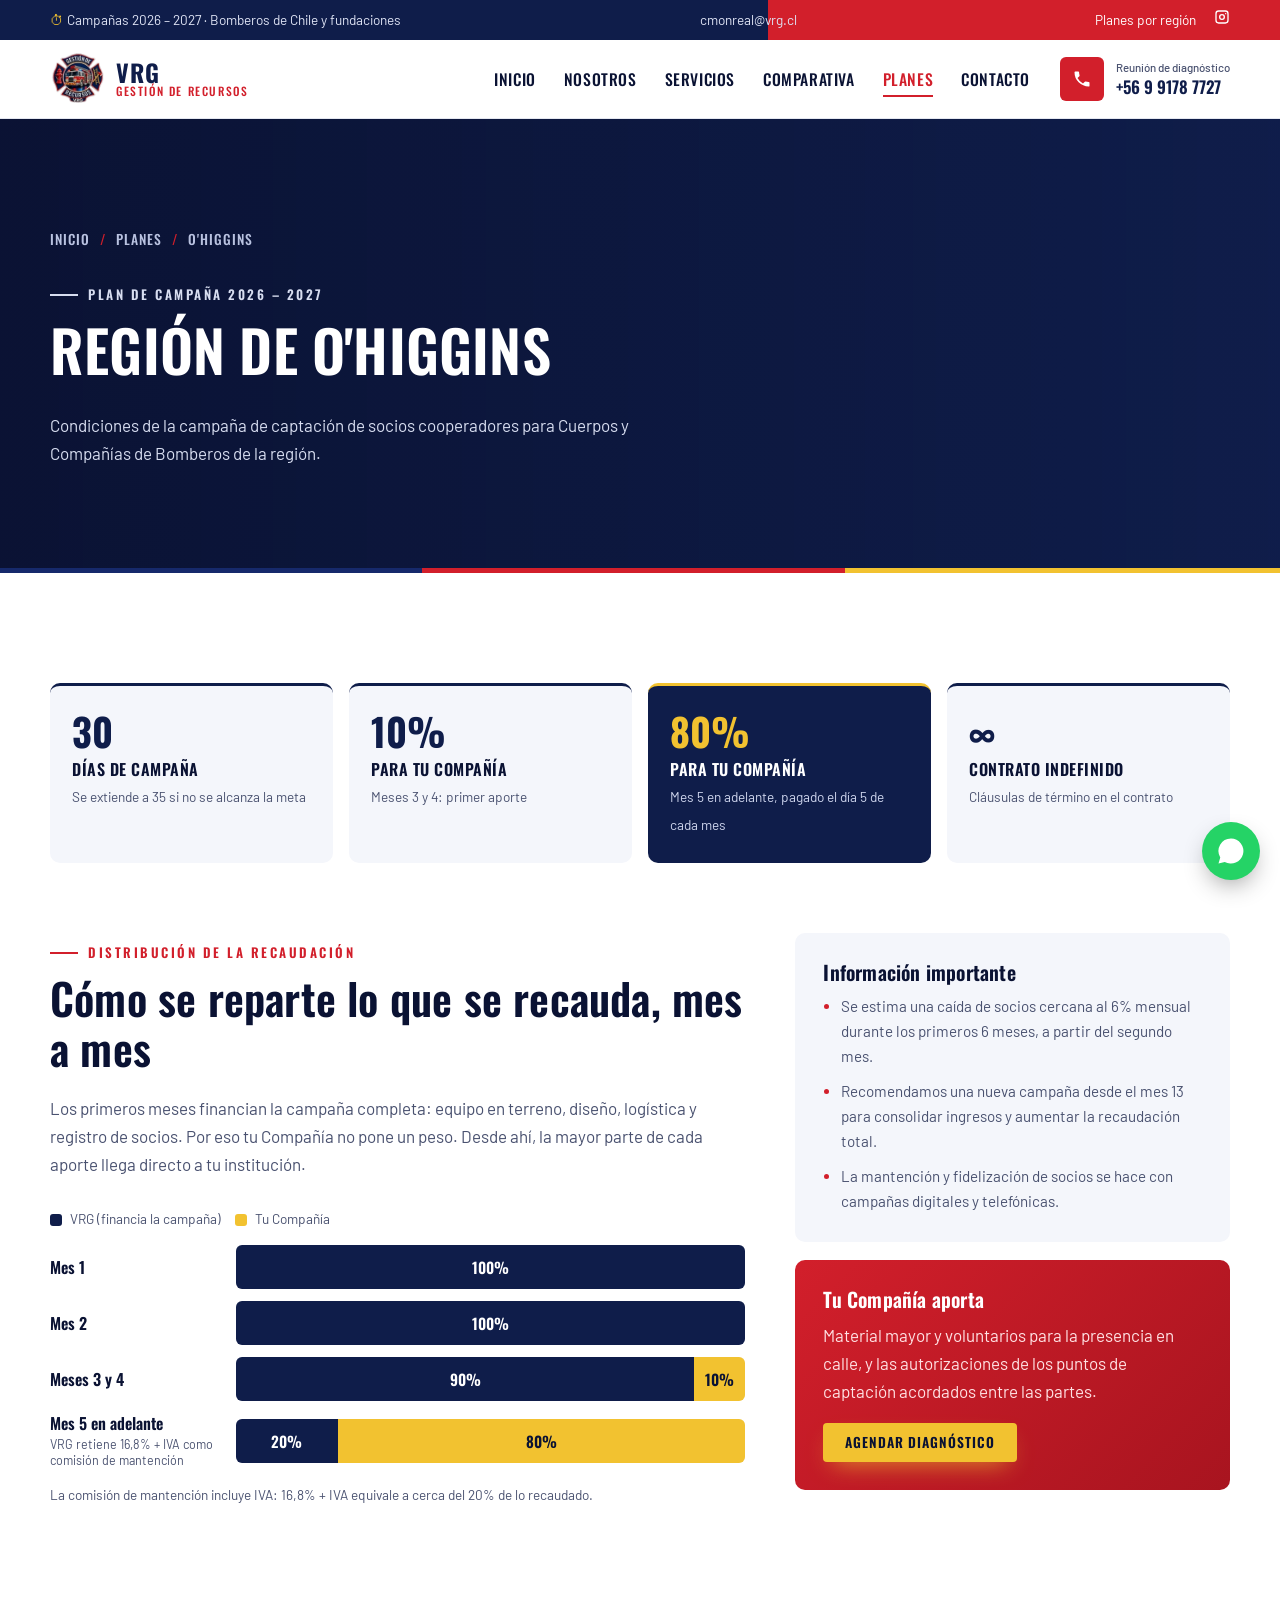
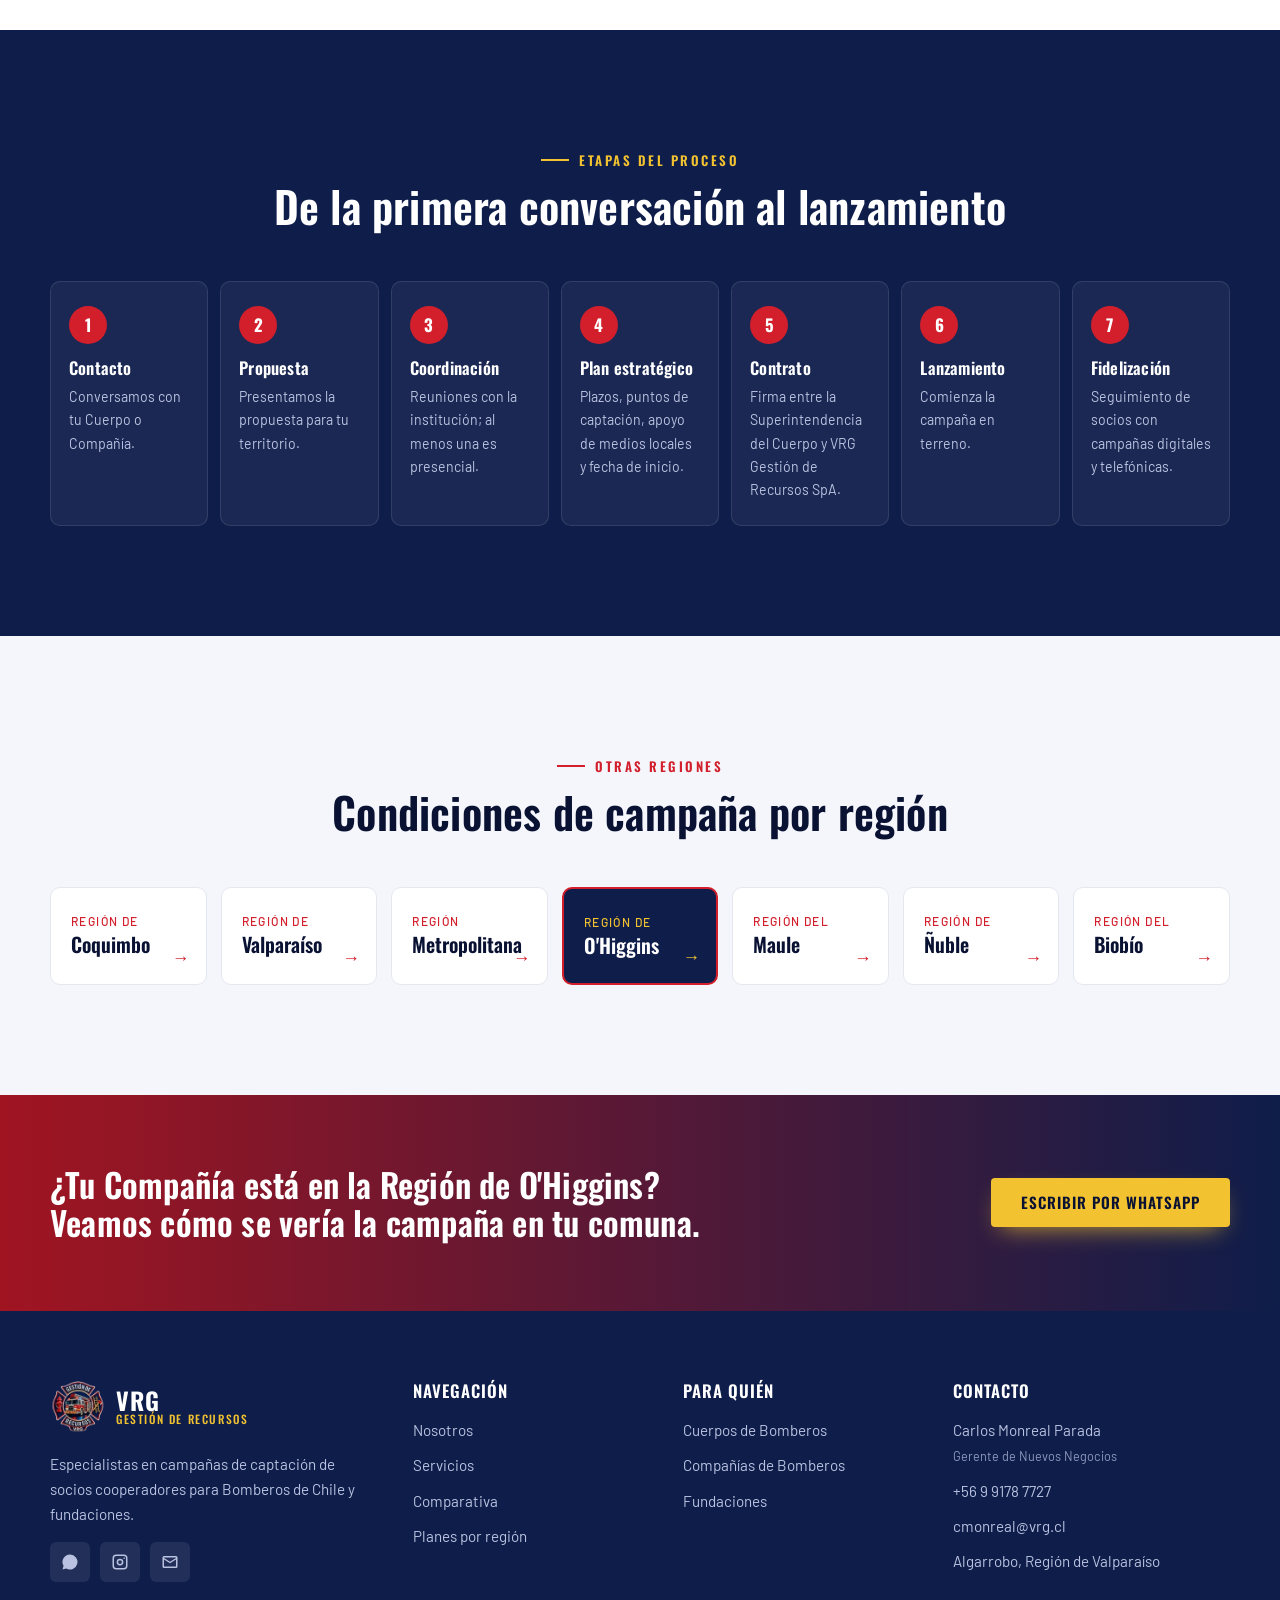
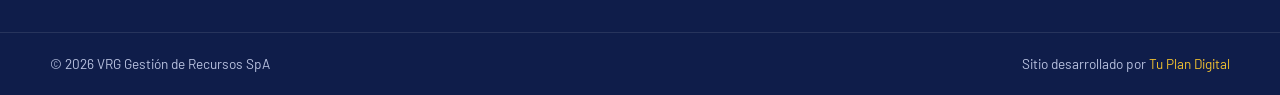
<file: regiones/ohiggins.html>
<!DOCTYPE html>
<html lang="es-CL">
<head>
<meta charset="utf-8">
<meta name="viewport" content="width=device-width, initial-scale=1">
<title>Plan de campaña Región de O&#x27;Higgins 2026 – 2027 | VRG Gestión de Recursos</title>
<meta name="description" content="Condiciones de la campaña de captación de socios cooperadores de VRG para Bomberos de la Región de O&#x27;Higgins: 80% para la Compañía desde el mes 5, contrato indefinido y sin inversión.">
<meta name="theme-color" content="#0f1d4a">
<link rel="icon" type="image/png" href="../img/favicon.png">
<link rel="apple-touch-icon" href="../img/apple-touch-icon.png">
<link rel="preconnect" href="https://fonts.googleapis.com">
<link rel="preconnect" href="https://fonts.gstatic.com" crossorigin>
<link rel="preconnect" href="https://images.pexels.com">
<link href="https://fonts.googleapis.com/css2?family=Oswald:wght@500;600;700&family=Barlow:wght@400;500;600&display=swap" rel="stylesheet">
<link rel="stylesheet" href="../css/styles.css">
</head>
<body>

<!-- Página generada por scripts/generar-regiones.py: editar data/regiones.json, no este archivo. -->
<a class="skip" href="#contenido">Saltar al contenido</a>
<!-- Barra superior -->
<div class="topbar">
  <div class="wrap topbar__in">
    <p><span class="ico">⏱</span> Campañas 2026 – 2027 · <span class="hide-sm">Bomberos de Chile y fundaciones</span></p>
    <p class="hide-sm"><a href="mailto:cmonreal@vrg.cl">cmonreal@vrg.cl</a></p>
    <p class="topbar__right"><a href="../#regiones">Planes por región</a> <a class="topbar__ig" href="https://www.instagram.com/vrg_recaudaciones/" target="_blank" rel="noopener" aria-label="Instagram de VRG"><svg viewBox="0 0 24 24"><path d="M7 2h10a5 5 0 0 1 5 5v10a5 5 0 0 1-5 5H7a5 5 0 0 1-5-5V7a5 5 0 0 1 5-5zm0 2a3 3 0 0 0-3 3v10a3 3 0 0 0 3 3h10a3 3 0 0 0 3-3V7a3 3 0 0 0-3-3H7zm5 3.5a4.5 4.5 0 1 1 0 9 4.5 4.5 0 0 1 0-9zm0 2a2.5 2.5 0 1 0 0 5 2.5 2.5 0 0 0 0-5zM17.5 6a1 1 0 1 1 0 2 1 1 0 0 1 0-2z"/></svg></a></p>
  </div>
</div>

<!-- Encabezado -->
<header class="header">
  <div class="wrap header__in">
    <a class="brand" href="../#inicio">
      <picture><source srcset="../img/logo-vrg.webp" type="image/webp"><img src="../img/logo-vrg.png" alt="Logo VRG Gestión de Recursos" width="56" height="52"></picture>
      <span><strong>VRG</strong><small>Gestión de Recursos</small></span>
    </a>
    <input type="checkbox" id="nav-toggle" class="nav-toggle" aria-label="Abrir menú">
    <label for="nav-toggle" class="burger" aria-hidden="true"><span></span></label>
    <nav class="nav" aria-label="Principal">
      <a href="../#inicio">Inicio</a>
      <a href="../#nosotros">Nosotros</a>
      <a href="../#servicios">Servicios</a>
      <a href="../#comparativa">Comparativa</a>
      <a href="../#regiones" class="is-active">Planes</a>
      <a href="../#contacto">Contacto</a>
    </nav>
    <a class="header__call" href="tel:+56991787727">
      <span class="header__icon"><svg viewBox="0 0 24 24"><path d="M6.6 10.8a15.1 15.1 0 0 0 6.6 6.6l2.2-2.2a1 1 0 0 1 1-.25 11.4 11.4 0 0 0 3.6.57 1 1 0 0 1 1 1V20a1 1 0 0 1-1 1A17 17 0 0 1 3 4a1 1 0 0 1 1-1h3.5a1 1 0 0 1 1 1c0 1.25.2 2.45.57 3.57a1 1 0 0 1-.25 1z"/></svg></span>
      <span><small>Reunión de diagnóstico</small>+56 9 9178 7727</span>
    </a>
  </div>
</header>

<main id="contenido">

<section class="page-hero" style="--img:url('https://images.pexels.com/photos/5964981/pexels-photo-5964981.jpeg?auto=compress&cs=tinysrgb&w=1920')">
  <div class="wrap">
    <nav class="crumbs" aria-label="Ruta"><a href="../">Inicio</a><span>/</span><a href="../#regiones">Planes</a><span>/</span>O&#x27;Higgins</nav>
    <p class="eyebrow eyebrow--gold">Plan de campaña 2026 – 2027</p>
    <h1>Región de O&#x27;Higgins</h1>
    <p>Condiciones de la campaña de captación de socios cooperadores para Cuerpos y Compañías de Bomberos de la región.</p>
  </div>
</section>

<section class="section plan">
  <div class="wrap">
    <ul class="facts">
      <li class="reveal"><b>30</b><span>días de campaña</span><small>Se extiende a 35 si no se alcanza la meta</small></li>
      <li class="reveal"><b>10%</b><span>para tu Compañía</span><small>Meses 3 y 4: primer aporte</small></li>
      <li class="reveal facts__hl"><b>80%</b><span>para tu Compañía</span><small>Mes 5 en adelante, pagado el día 5 de cada mes</small></li>
      <li class="reveal"><b>∞</b><span>contrato indefinido</span><small>Cláusulas de término en el contrato</small></li>
    </ul>

    <div class="plan__grid">
      <div class="plan__main">
        <p class="eyebrow">Distribución de la recaudación</p>
        <h2>Cómo se reparte lo que se recauda, mes a mes</h2>
        <p>Los primeros meses financian la campaña completa: equipo en terreno, diseño, logística y registro de socios. Por eso tu Compañía no pone un peso. Desde ahí, la mayor parte de cada aporte llega directo a tu institución.</p>
        
        
      <div class="split reveal">
        
        <div class="split__legend"><span class="dot dot--vrg"></span>VRG (financia la campaña) <span class="dot dot--cia"></span>Tu Compañía</div>
        <ol class="split__list">
          <li class="split__row">
            <div class="split__period">Mes 1</div>
            <div class="split__bar" role="img" aria-label="VRG 100%, Compañía 0%">
              <span class="split__vrg" style="--w:100%">100%</span>
              <span class="split__cia" style="--w:0%"></span>
            </div>
          </li>
          <li class="split__row">
            <div class="split__period">Mes 2</div>
            <div class="split__bar" role="img" aria-label="VRG 100%, Compañía 0%">
              <span class="split__vrg" style="--w:100%">100%</span>
              <span class="split__cia" style="--w:0%"></span>
            </div>
          </li>
          <li class="split__row">
            <div class="split__period">Meses 3 y 4</div>
            <div class="split__bar" role="img" aria-label="VRG 90%, Compañía 10%">
              <span class="split__vrg" style="--w:90%">90%</span>
              <span class="split__cia" style="--w:10%">10%</span>
            </div>
          </li>
          <li class="split__row">
            <div class="split__period">Mes 5 en adelante<small>VRG retiene 16,8% + IVA como comisión de mantención</small></div>
            <div class="split__bar" role="img" aria-label="VRG 20%, Compañía 80%">
              <span class="split__vrg" style="--w:20%">20%</span>
              <span class="split__cia" style="--w:80%">80%</span>
            </div>
          </li>
        </ol>
      </div>
        <p class="plan__iva">La comisión de mantención incluye IVA: 16,8% + IVA equivale a cerca del 20% de lo recaudado.</p>
      </div>

      <aside class="plan__side">
        <div class="note-card reveal">
          <h3>Información importante</h3>
          <ul>
            <li>Se estima una caída de socios cercana al 6% mensual durante los primeros 6 meses, a partir del segundo mes.</li>
            <li>Recomendamos una nueva campaña desde el mes 13 para consolidar ingresos y aumentar la recaudación total.</li>
            <li>La mantención y fidelización de socios se hace con campañas digitales y telefónicas.</li>
          </ul>
        </div>
        <div class="note-card note-card--red reveal">
          <h3>Tu Compañía aporta</h3>
          <p>Material mayor y voluntarios para la presencia en calle, y las autorizaciones de los puntos de captación acordados entre las partes.</p>
          <a class="btn btn--gold btn--sm" href="../#contacto">Agendar diagnóstico</a>
        </div>
      </aside>
    </div>
  </div>
</section>

<section class="section process">
  <div class="wrap">
    <div class="center reveal">
      <p class="eyebrow">Etapas del proceso</p>
      <h2>De la primera conversación al lanzamiento</h2>
    </div>
    <ol class="process__list">
      <li class="reveal"><h3>Contacto</h3><p>Conversamos con tu Cuerpo o Compañía.</p></li>
      <li class="reveal"><h3>Propuesta</h3><p>Presentamos la propuesta para tu territorio.</p></li>
      <li class="reveal"><h3>Coordinación</h3><p>Reuniones con la institución; al menos una es presencial.</p></li>
      <li class="reveal"><h3>Plan estratégico</h3><p>Plazos, puntos de captación, apoyo de medios locales y fecha de inicio.</p></li>
      <li class="reveal"><h3>Contrato</h3><p>Firma entre la Superintendencia del Cuerpo y VRG Gestión de Recursos SpA.</p></li>
      <li class="reveal"><h3>Lanzamiento</h3><p>Comienza la campaña en terreno.</p></li>
      <li class="reveal"><h3>Fidelización</h3><p>Seguimiento de socios con campañas digitales y telefónicas.</p></li>
    </ol>
  </div>
</section>

<section class="regions section regions--soft">
  <div class="wrap">
    <div class="center reveal">
      <p class="eyebrow">Otras regiones</p>
      <h2>Condiciones de campaña por región</h2>
    </div>
    <div class="regions__grid"><a class="region" href="coquimbo.html"><span>Región de</span>Coquimbo</a><a class="region" href="valparaiso.html"><span>Región de</span>Valparaíso</a><a class="region" href="metropolitana.html"><span>Región</span>Metropolitana</a><a class="region region--hl" href="ohiggins.html" aria-current="page"><span>Región de</span>O&#x27;Higgins</a><a class="region" href="maule.html"><span>Región del</span>Maule</a><a class="region" href="nuble.html"><span>Región de</span>Ñuble</a><a class="region" href="biobio.html"><span>Región del</span>Biobío</a></div>
  </div>
</section>

<section class="cta" style="--img:url('https://images.pexels.com/photos/11688879/pexels-photo-11688879.jpeg?auto=compress&cs=tinysrgb&w=1920')">
  <div class="wrap cta__in">
    <h2>¿Tu Compañía está en la Región de O&#x27;Higgins?<br>Veamos cómo se vería la campaña en tu comuna.</h2>
    <a class="btn btn--gold" href="https://wa.me/56991787727?text=Hola%20VRG%2C%20quiero%20agendar%20un%20diagn%C3%B3stico%20para%20la%20Regi%C3%B3n%20de%20O%27Higgins" target="_blank" rel="noopener">Escribir por WhatsApp</a>
  </div>
</section>

</main>
<footer class="footer">
  <div class="wrap footer__grid">
    <div>
      <a class="brand brand--light" href="../#inicio">
        <img src="../img/logo-vrg.webp" alt="Logo VRG Gestión de Recursos" width="56" height="52" loading="lazy">
        <span><strong>VRG</strong><small>Gestión de Recursos</small></span>
      </a>
      <p>Especialistas en campañas de captación de socios cooperadores para Bomberos de Chile y fundaciones.</p>
      <div class="social">
        <a href="https://wa.me/56991787727" target="_blank" rel="noopener" aria-label="WhatsApp"><svg viewBox="0 0 24 24"><path d="M12 2a10 10 0 0 0-8.6 15.1L2 22l5-1.3A10 10 0 1 0 12 2zm4.4 12c-.2-.1-1.4-.7-1.7-.8s-.4-.1-.5.1-.6.8-.8 1-.3.2-.5.1a6.6 6.6 0 0 1-3.3-2.9c-.2-.4.2-.4.7-1.3.1-.2 0-.3 0-.4l-.8-1.8c-.2-.5-.4-.4-.5-.4h-.5a.9.9 0 0 0-.7.3 2.8 2.8 0 0 0-.9 2.1 4.9 4.9 0 0 0 1 2.6 11.2 11.2 0 0 0 4.3 3.8c1.6.7 2.2.7 3 .6a2.6 2.6 0 0 0 1.7-1.2 2.1 2.1 0 0 0 .1-1.2c0-.1-.2-.2-.5-.3z"/></svg></a>
        <a href="https://www.instagram.com/vrg_recaudaciones/" target="_blank" rel="noopener" aria-label="Instagram"><svg viewBox="0 0 24 24"><path d="M7 2h10a5 5 0 0 1 5 5v10a5 5 0 0 1-5 5H7a5 5 0 0 1-5-5V7a5 5 0 0 1 5-5zm0 2a3 3 0 0 0-3 3v10a3 3 0 0 0 3 3h10a3 3 0 0 0 3-3V7a3 3 0 0 0-3-3H7zm5 3.5a4.5 4.5 0 1 1 0 9 4.5 4.5 0 0 1 0-9zm0 2a2.5 2.5 0 1 0 0 5 2.5 2.5 0 0 0 0-5zM17.5 6a1 1 0 1 1 0 2 1 1 0 0 1 0-2z"/></svg></a>
        <a href="mailto:cmonreal@vrg.cl" aria-label="Correo"><svg viewBox="0 0 24 24"><path d="M4 4h16a2 2 0 0 1 2 2v12a2 2 0 0 1-2 2H4a2 2 0 0 1-2-2V6a2 2 0 0 1 2-2zm0 2v.5l8 5 8-5V6H4zm16 2.8-8 5-8-5V18h16V8.8z"/></svg></a>
      </div>
    </div>
    <div>
      <h4>Navegación</h4>
      <ul><li><a href="../#nosotros">Nosotros</a></li><li><a href="../#servicios">Servicios</a></li><li><a href="../#comparativa">Comparativa</a></li><li><a href="../#regiones">Planes por región</a></li></ul>
    </div>
    <div>
      <h4>Para quién</h4>
      <ul><li>Cuerpos de Bomberos</li><li>Compañías de Bomberos</li><li>Fundaciones</li></ul>
    </div>
    <div>
      <h4>Contacto</h4>
      <ul class="footer__contact">
        <li>Carlos Monreal Parada<br><small>Gerente de Nuevos Negocios</small></li>
        <li><a href="tel:+56991787727">+56 9 9178 7727</a></li>
        <li><a href="mailto:cmonreal@vrg.cl">cmonreal@vrg.cl</a></li>
        <li>Algarrobo, Región de Valparaíso</li>
      </ul>
    </div>
  </div>
  <div class="footer__bottom">
    <div class="wrap footer__bottom-in">
      <p>© 2026 VRG Gestión de Recursos SpA</p>
      <p>Sitio desarrollado por <a href="https://tuplandigital.cl" target="_blank" rel="noopener">Tu Plan Digital</a></p>
    </div>
  </div>
</footer>

<a class="wa-float" href="https://wa.me/56991787727?text=Hola%20VRG%2C%20quiero%20m%C3%A1s%20informaci%C3%B3n" target="_blank" rel="noopener" aria-label="Escribir por WhatsApp"><svg viewBox="0 0 24 24"><path d="M12 2a10 10 0 0 0-8.6 15.1L2 22l5-1.3A10 10 0 1 0 12 2zm4.4 12c-.2-.1-1.4-.7-1.7-.8s-.4-.1-.5.1-.6.8-.8 1-.3.2-.5.1a6.6 6.6 0 0 1-3.3-2.9c-.2-.4.2-.4.7-1.3.1-.2 0-.3 0-.4l-.8-1.8c-.2-.5-.4-.4-.5-.4h-.5a.9.9 0 0 0-.7.3 2.8 2.8 0 0 0-.9 2.1 4.9 4.9 0 0 0 1 2.6 11.2 11.2 0 0 0 4.3 3.8c1.6.7 2.2.7 3 .6a2.6 2.6 0 0 0 1.7-1.2 2.1 2.1 0 0 0 .1-1.2c0-.1-.2-.2-.5-.3z"/></svg></a>

</body>
</html>
</file>
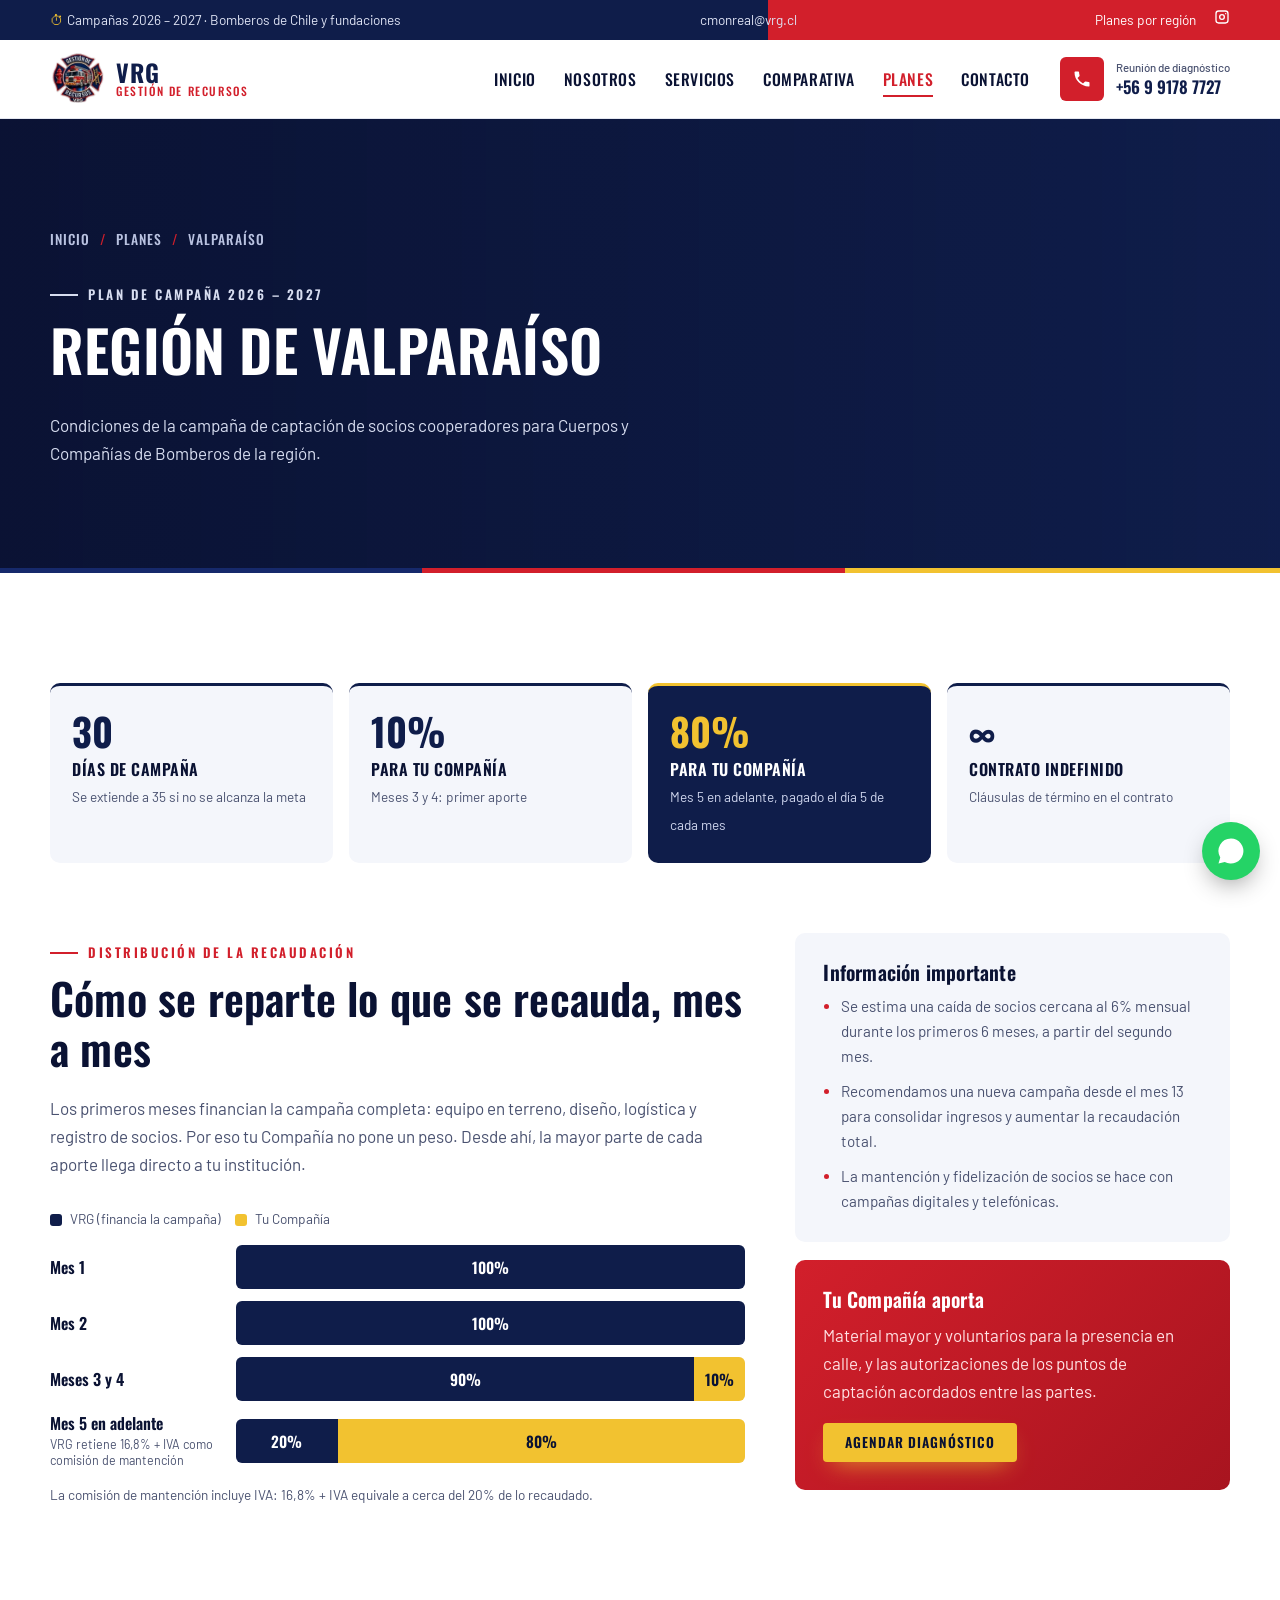
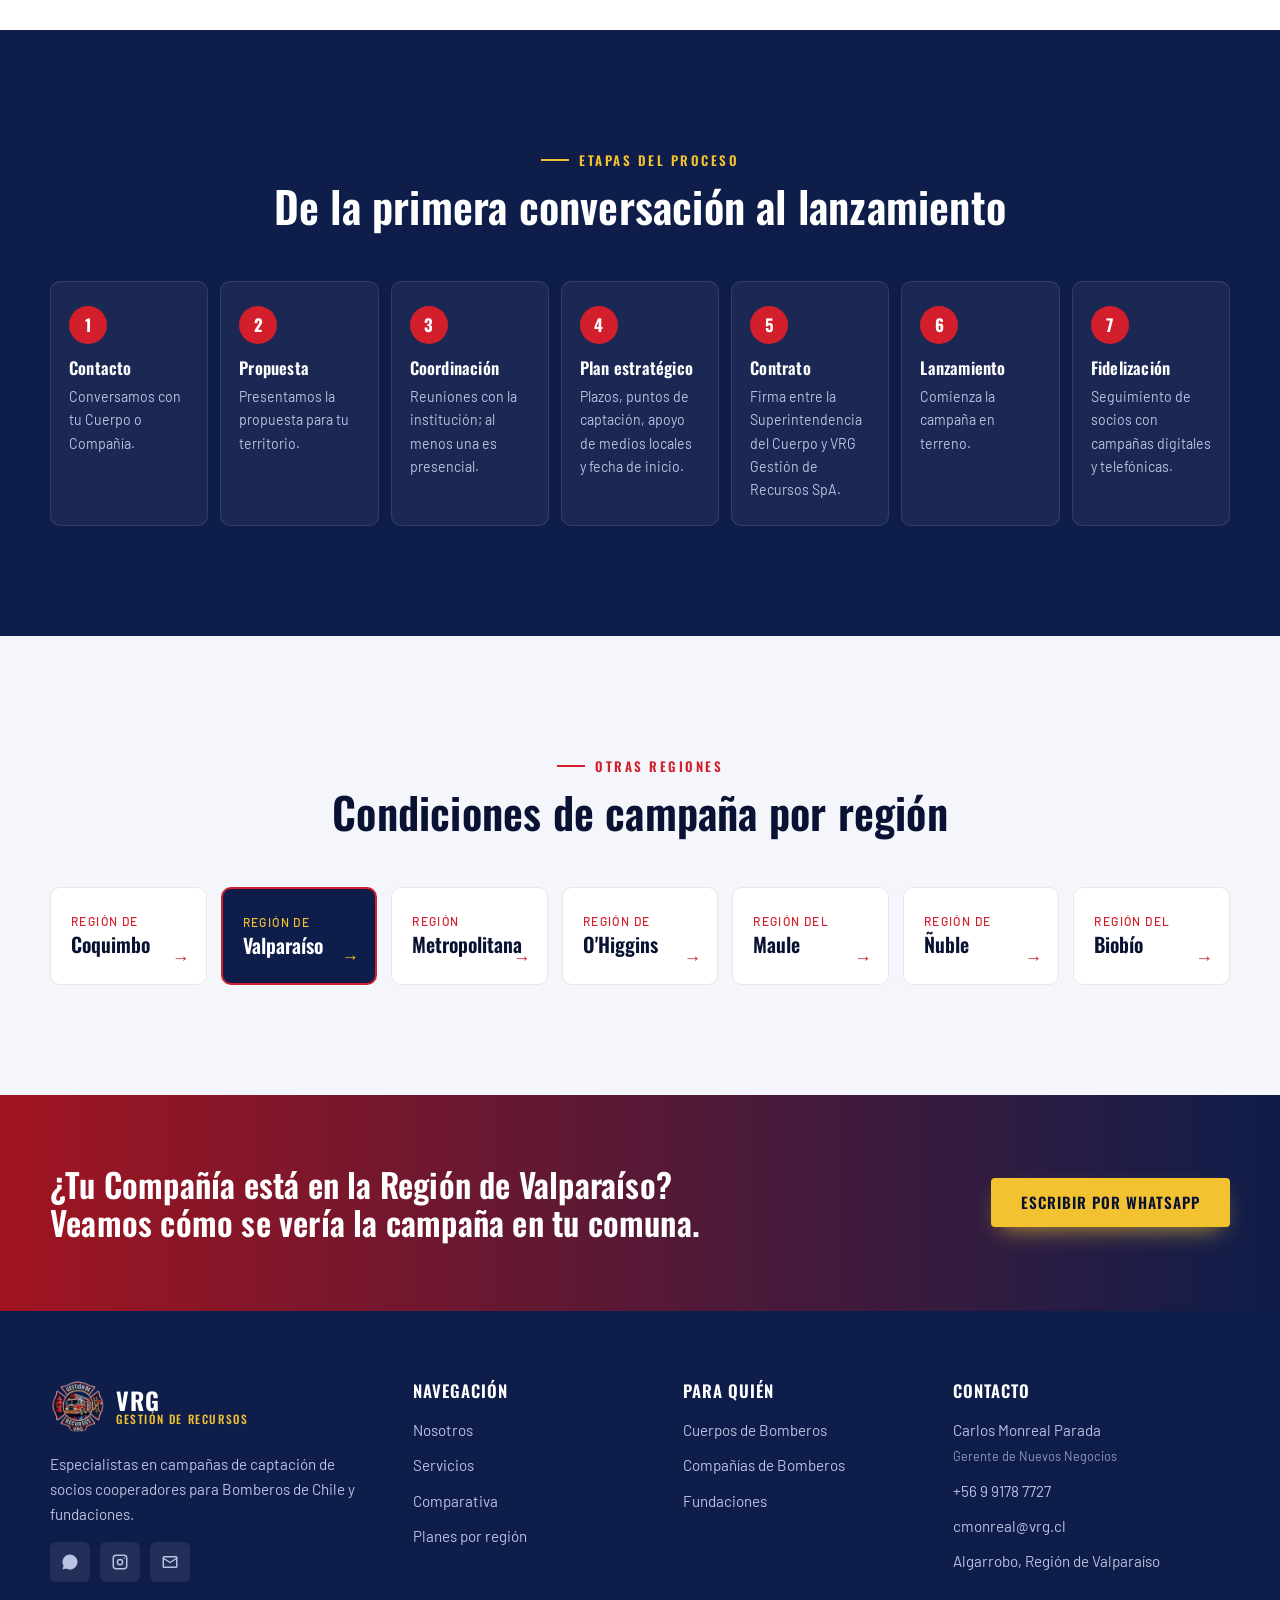
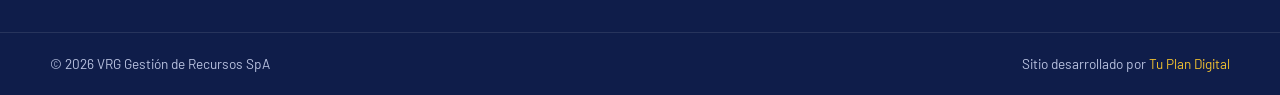
<file: regiones/valparaiso.html>
<!DOCTYPE html>
<html lang="es-CL">
<head>
<meta charset="utf-8">
<meta name="viewport" content="width=device-width, initial-scale=1">
<title>Plan de campaña Región de Valparaíso 2026 – 2027 | VRG Gestión de Recursos</title>
<meta name="description" content="Condiciones de la campaña de captación de socios cooperadores de VRG para Bomberos de la Región de Valparaíso: 80% para la Compañía desde el mes 5, contrato indefinido y sin inversión.">
<meta name="theme-color" content="#0f1d4a">
<link rel="icon" type="image/png" href="../img/favicon.png">
<link rel="apple-touch-icon" href="../img/apple-touch-icon.png">
<link rel="preconnect" href="https://fonts.googleapis.com">
<link rel="preconnect" href="https://fonts.gstatic.com" crossorigin>
<link rel="preconnect" href="https://images.pexels.com">
<link href="https://fonts.googleapis.com/css2?family=Oswald:wght@500;600;700&family=Barlow:wght@400;500;600&display=swap" rel="stylesheet">
<link rel="stylesheet" href="../css/styles.css">
</head>
<body>

<!-- Página generada por scripts/generar-regiones.py: editar data/regiones.json, no este archivo. -->
<a class="skip" href="#contenido">Saltar al contenido</a>
<!-- Barra superior -->
<div class="topbar">
  <div class="wrap topbar__in">
    <p><span class="ico">⏱</span> Campañas 2026 – 2027 · <span class="hide-sm">Bomberos de Chile y fundaciones</span></p>
    <p class="hide-sm"><a href="mailto:cmonreal@vrg.cl">cmonreal@vrg.cl</a></p>
    <p class="topbar__right"><a href="../#regiones">Planes por región</a> <a class="topbar__ig" href="https://www.instagram.com/vrg_recaudaciones/" target="_blank" rel="noopener" aria-label="Instagram de VRG"><svg viewBox="0 0 24 24"><path d="M7 2h10a5 5 0 0 1 5 5v10a5 5 0 0 1-5 5H7a5 5 0 0 1-5-5V7a5 5 0 0 1 5-5zm0 2a3 3 0 0 0-3 3v10a3 3 0 0 0 3 3h10a3 3 0 0 0 3-3V7a3 3 0 0 0-3-3H7zm5 3.5a4.5 4.5 0 1 1 0 9 4.5 4.5 0 0 1 0-9zm0 2a2.5 2.5 0 1 0 0 5 2.5 2.5 0 0 0 0-5zM17.5 6a1 1 0 1 1 0 2 1 1 0 0 1 0-2z"/></svg></a></p>
  </div>
</div>

<!-- Encabezado -->
<header class="header">
  <div class="wrap header__in">
    <a class="brand" href="../#inicio">
      <picture><source srcset="../img/logo-vrg.webp" type="image/webp"><img src="../img/logo-vrg.png" alt="Logo VRG Gestión de Recursos" width="56" height="52"></picture>
      <span><strong>VRG</strong><small>Gestión de Recursos</small></span>
    </a>
    <input type="checkbox" id="nav-toggle" class="nav-toggle" aria-label="Abrir menú">
    <label for="nav-toggle" class="burger" aria-hidden="true"><span></span></label>
    <nav class="nav" aria-label="Principal">
      <a href="../#inicio">Inicio</a>
      <a href="../#nosotros">Nosotros</a>
      <a href="../#servicios">Servicios</a>
      <a href="../#comparativa">Comparativa</a>
      <a href="../#regiones" class="is-active">Planes</a>
      <a href="../#contacto">Contacto</a>
    </nav>
    <a class="header__call" href="tel:+56991787727">
      <span class="header__icon"><svg viewBox="0 0 24 24"><path d="M6.6 10.8a15.1 15.1 0 0 0 6.6 6.6l2.2-2.2a1 1 0 0 1 1-.25 11.4 11.4 0 0 0 3.6.57 1 1 0 0 1 1 1V20a1 1 0 0 1-1 1A17 17 0 0 1 3 4a1 1 0 0 1 1-1h3.5a1 1 0 0 1 1 1c0 1.25.2 2.45.57 3.57a1 1 0 0 1-.25 1z"/></svg></span>
      <span><small>Reunión de diagnóstico</small>+56 9 9178 7727</span>
    </a>
  </div>
</header>

<main id="contenido">

<section class="page-hero" style="--img:url('https://images.pexels.com/photos/5964983/pexels-photo-5964983.jpeg?auto=compress&cs=tinysrgb&w=1920')">
  <div class="wrap">
    <nav class="crumbs" aria-label="Ruta"><a href="../">Inicio</a><span>/</span><a href="../#regiones">Planes</a><span>/</span>Valparaíso</nav>
    <p class="eyebrow eyebrow--gold">Plan de campaña 2026 – 2027</p>
    <h1>Región de Valparaíso</h1>
    <p>Condiciones de la campaña de captación de socios cooperadores para Cuerpos y Compañías de Bomberos de la región.</p>
  </div>
</section>

<section class="section plan">
  <div class="wrap">
    <ul class="facts">
      <li class="reveal"><b>30</b><span>días de campaña</span><small>Se extiende a 35 si no se alcanza la meta</small></li>
      <li class="reveal"><b>10%</b><span>para tu Compañía</span><small>Meses 3 y 4: primer aporte</small></li>
      <li class="reveal facts__hl"><b>80%</b><span>para tu Compañía</span><small>Mes 5 en adelante, pagado el día 5 de cada mes</small></li>
      <li class="reveal"><b>∞</b><span>contrato indefinido</span><small>Cláusulas de término en el contrato</small></li>
    </ul>

    <div class="plan__grid">
      <div class="plan__main">
        <p class="eyebrow">Distribución de la recaudación</p>
        <h2>Cómo se reparte lo que se recauda, mes a mes</h2>
        <p>Los primeros meses financian la campaña completa: equipo en terreno, diseño, logística y registro de socios. Por eso tu Compañía no pone un peso. Desde ahí, la mayor parte de cada aporte llega directo a tu institución.</p>
        
        
      <div class="split reveal">
        
        <div class="split__legend"><span class="dot dot--vrg"></span>VRG (financia la campaña) <span class="dot dot--cia"></span>Tu Compañía</div>
        <ol class="split__list">
          <li class="split__row">
            <div class="split__period">Mes 1</div>
            <div class="split__bar" role="img" aria-label="VRG 100%, Compañía 0%">
              <span class="split__vrg" style="--w:100%">100%</span>
              <span class="split__cia" style="--w:0%"></span>
            </div>
          </li>
          <li class="split__row">
            <div class="split__period">Mes 2</div>
            <div class="split__bar" role="img" aria-label="VRG 100%, Compañía 0%">
              <span class="split__vrg" style="--w:100%">100%</span>
              <span class="split__cia" style="--w:0%"></span>
            </div>
          </li>
          <li class="split__row">
            <div class="split__period">Meses 3 y 4</div>
            <div class="split__bar" role="img" aria-label="VRG 90%, Compañía 10%">
              <span class="split__vrg" style="--w:90%">90%</span>
              <span class="split__cia" style="--w:10%">10%</span>
            </div>
          </li>
          <li class="split__row">
            <div class="split__period">Mes 5 en adelante<small>VRG retiene 16,8% + IVA como comisión de mantención</small></div>
            <div class="split__bar" role="img" aria-label="VRG 20%, Compañía 80%">
              <span class="split__vrg" style="--w:20%">20%</span>
              <span class="split__cia" style="--w:80%">80%</span>
            </div>
          </li>
        </ol>
      </div>
        <p class="plan__iva">La comisión de mantención incluye IVA: 16,8% + IVA equivale a cerca del 20% de lo recaudado.</p>
      </div>

      <aside class="plan__side">
        <div class="note-card reveal">
          <h3>Información importante</h3>
          <ul>
            <li>Se estima una caída de socios cercana al 6% mensual durante los primeros 6 meses, a partir del segundo mes.</li>
            <li>Recomendamos una nueva campaña desde el mes 13 para consolidar ingresos y aumentar la recaudación total.</li>
            <li>La mantención y fidelización de socios se hace con campañas digitales y telefónicas.</li>
          </ul>
        </div>
        <div class="note-card note-card--red reveal">
          <h3>Tu Compañía aporta</h3>
          <p>Material mayor y voluntarios para la presencia en calle, y las autorizaciones de los puntos de captación acordados entre las partes.</p>
          <a class="btn btn--gold btn--sm" href="../#contacto">Agendar diagnóstico</a>
        </div>
      </aside>
    </div>
  </div>
</section>

<section class="section process">
  <div class="wrap">
    <div class="center reveal">
      <p class="eyebrow">Etapas del proceso</p>
      <h2>De la primera conversación al lanzamiento</h2>
    </div>
    <ol class="process__list">
      <li class="reveal"><h3>Contacto</h3><p>Conversamos con tu Cuerpo o Compañía.</p></li>
      <li class="reveal"><h3>Propuesta</h3><p>Presentamos la propuesta para tu territorio.</p></li>
      <li class="reveal"><h3>Coordinación</h3><p>Reuniones con la institución; al menos una es presencial.</p></li>
      <li class="reveal"><h3>Plan estratégico</h3><p>Plazos, puntos de captación, apoyo de medios locales y fecha de inicio.</p></li>
      <li class="reveal"><h3>Contrato</h3><p>Firma entre la Superintendencia del Cuerpo y VRG Gestión de Recursos SpA.</p></li>
      <li class="reveal"><h3>Lanzamiento</h3><p>Comienza la campaña en terreno.</p></li>
      <li class="reveal"><h3>Fidelización</h3><p>Seguimiento de socios con campañas digitales y telefónicas.</p></li>
    </ol>
  </div>
</section>

<section class="regions section regions--soft">
  <div class="wrap">
    <div class="center reveal">
      <p class="eyebrow">Otras regiones</p>
      <h2>Condiciones de campaña por región</h2>
    </div>
    <div class="regions__grid"><a class="region" href="coquimbo.html"><span>Región de</span>Coquimbo</a><a class="region region--hl" href="valparaiso.html" aria-current="page"><span>Región de</span>Valparaíso</a><a class="region" href="metropolitana.html"><span>Región</span>Metropolitana</a><a class="region" href="ohiggins.html"><span>Región de</span>O&#x27;Higgins</a><a class="region" href="maule.html"><span>Región del</span>Maule</a><a class="region" href="nuble.html"><span>Región de</span>Ñuble</a><a class="region" href="biobio.html"><span>Región del</span>Biobío</a></div>
  </div>
</section>

<section class="cta" style="--img:url('https://images.pexels.com/photos/11688879/pexels-photo-11688879.jpeg?auto=compress&cs=tinysrgb&w=1920')">
  <div class="wrap cta__in">
    <h2>¿Tu Compañía está en la Región de Valparaíso?<br>Veamos cómo se vería la campaña en tu comuna.</h2>
    <a class="btn btn--gold" href="https://wa.me/56991787727?text=Hola%20VRG%2C%20quiero%20agendar%20un%20diagn%C3%B3stico%20para%20la%20Regi%C3%B3n%20de%20Valpara%C3%ADso" target="_blank" rel="noopener">Escribir por WhatsApp</a>
  </div>
</section>

</main>
<footer class="footer">
  <div class="wrap footer__grid">
    <div>
      <a class="brand brand--light" href="../#inicio">
        <img src="../img/logo-vrg.webp" alt="Logo VRG Gestión de Recursos" width="56" height="52" loading="lazy">
        <span><strong>VRG</strong><small>Gestión de Recursos</small></span>
      </a>
      <p>Especialistas en campañas de captación de socios cooperadores para Bomberos de Chile y fundaciones.</p>
      <div class="social">
        <a href="https://wa.me/56991787727" target="_blank" rel="noopener" aria-label="WhatsApp"><svg viewBox="0 0 24 24"><path d="M12 2a10 10 0 0 0-8.6 15.1L2 22l5-1.3A10 10 0 1 0 12 2zm4.4 12c-.2-.1-1.4-.7-1.7-.8s-.4-.1-.5.1-.6.8-.8 1-.3.2-.5.1a6.6 6.6 0 0 1-3.3-2.9c-.2-.4.2-.4.7-1.3.1-.2 0-.3 0-.4l-.8-1.8c-.2-.5-.4-.4-.5-.4h-.5a.9.9 0 0 0-.7.3 2.8 2.8 0 0 0-.9 2.1 4.9 4.9 0 0 0 1 2.6 11.2 11.2 0 0 0 4.3 3.8c1.6.7 2.2.7 3 .6a2.6 2.6 0 0 0 1.7-1.2 2.1 2.1 0 0 0 .1-1.2c0-.1-.2-.2-.5-.3z"/></svg></a>
        <a href="https://www.instagram.com/vrg_recaudaciones/" target="_blank" rel="noopener" aria-label="Instagram"><svg viewBox="0 0 24 24"><path d="M7 2h10a5 5 0 0 1 5 5v10a5 5 0 0 1-5 5H7a5 5 0 0 1-5-5V7a5 5 0 0 1 5-5zm0 2a3 3 0 0 0-3 3v10a3 3 0 0 0 3 3h10a3 3 0 0 0 3-3V7a3 3 0 0 0-3-3H7zm5 3.5a4.5 4.5 0 1 1 0 9 4.5 4.5 0 0 1 0-9zm0 2a2.5 2.5 0 1 0 0 5 2.5 2.5 0 0 0 0-5zM17.5 6a1 1 0 1 1 0 2 1 1 0 0 1 0-2z"/></svg></a>
        <a href="mailto:cmonreal@vrg.cl" aria-label="Correo"><svg viewBox="0 0 24 24"><path d="M4 4h16a2 2 0 0 1 2 2v12a2 2 0 0 1-2 2H4a2 2 0 0 1-2-2V6a2 2 0 0 1 2-2zm0 2v.5l8 5 8-5V6H4zm16 2.8-8 5-8-5V18h16V8.8z"/></svg></a>
      </div>
    </div>
    <div>
      <h4>Navegación</h4>
      <ul><li><a href="../#nosotros">Nosotros</a></li><li><a href="../#servicios">Servicios</a></li><li><a href="../#comparativa">Comparativa</a></li><li><a href="../#regiones">Planes por región</a></li></ul>
    </div>
    <div>
      <h4>Para quién</h4>
      <ul><li>Cuerpos de Bomberos</li><li>Compañías de Bomberos</li><li>Fundaciones</li></ul>
    </div>
    <div>
      <h4>Contacto</h4>
      <ul class="footer__contact">
        <li>Carlos Monreal Parada<br><small>Gerente de Nuevos Negocios</small></li>
        <li><a href="tel:+56991787727">+56 9 9178 7727</a></li>
        <li><a href="mailto:cmonreal@vrg.cl">cmonreal@vrg.cl</a></li>
        <li>Algarrobo, Región de Valparaíso</li>
      </ul>
    </div>
  </div>
  <div class="footer__bottom">
    <div class="wrap footer__bottom-in">
      <p>© 2026 VRG Gestión de Recursos SpA</p>
      <p>Sitio desarrollado por <a href="https://tuplandigital.cl" target="_blank" rel="noopener">Tu Plan Digital</a></p>
    </div>
  </div>
</footer>

<a class="wa-float" href="https://wa.me/56991787727?text=Hola%20VRG%2C%20quiero%20m%C3%A1s%20informaci%C3%B3n" target="_blank" rel="noopener" aria-label="Escribir por WhatsApp"><svg viewBox="0 0 24 24"><path d="M12 2a10 10 0 0 0-8.6 15.1L2 22l5-1.3A10 10 0 1 0 12 2zm4.4 12c-.2-.1-1.4-.7-1.7-.8s-.4-.1-.5.1-.6.8-.8 1-.3.2-.5.1a6.6 6.6 0 0 1-3.3-2.9c-.2-.4.2-.4.7-1.3.1-.2 0-.3 0-.4l-.8-1.8c-.2-.5-.4-.4-.5-.4h-.5a.9.9 0 0 0-.7.3 2.8 2.8 0 0 0-.9 2.1 4.9 4.9 0 0 0 1 2.6 11.2 11.2 0 0 0 4.3 3.8c1.6.7 2.2.7 3 .6a2.6 2.6 0 0 0 1.7-1.2 2.1 2.1 0 0 0 .1-1.2c0-.1-.2-.2-.5-.3z"/></svg></a>

</body>
</html>
</file>
<file: css/styles.css>
/* =========================================================
   VRG Gestión de Recursos — estilos
   Paleta tomada del logo y de sus publicaciones:
   azul marino, rojo bombero y dorado.
   ========================================================= */
:root {
  --navy: #0f1d4a;
  --navy-2: #16296b;
  --ink: #0a1233;
  --red: #d21f2b;
  --red-2: #a8141f;
  --gold: #f2c230;
  --gold-2: #d9a514;
  --text: #4a5270;
  --line: #e4e7f0;
  --bg-soft: #f4f6fb;
  --white: #fff;
  --radius: 10px;
  --shadow: 0 18px 40px -18px rgba(10, 18, 51, .35);
  --font-h: "Oswald", "Arial Narrow", sans-serif;
  --font-b: "Barlow", system-ui, sans-serif;
  --wrap: 1180px;
}

*, *::before, *::after { box-sizing: border-box; }
html { scroll-behavior: smooth; scroll-padding-top: 90px; }
body { margin: 0; overflow-x: clip; font: 400 17px/1.65 var(--font-b); color: var(--text); background: var(--white); -webkit-font-smoothing: antialiased; }
img { max-width: 100%; display: block; }
a { color: inherit; text-decoration: none; }
h1, h2, h3, h4 { font-family: var(--font-h); color: var(--ink); line-height: 1.15; margin: 0 0 .5em; font-weight: 600; letter-spacing: .2px; }
h2 { font-size: clamp(1.9rem, 3.4vw, 2.7rem); }
h3 { font-size: 1.25rem; }
p { margin: 0 0 1em; }
svg { width: 1em; height: 1em; fill: currentColor; }
.wrap { width: min(var(--wrap), 100% - 40px); margin-inline: auto; }
.section { padding: clamp(70px, 9vw, 110px) 0; }
.center { text-align: center; max-width: 760px; margin: 0 auto 50px; }
.lead { font-size: 1.12rem; color: var(--ink); }
.skip { position: absolute; left: -999px; }
.skip:focus { left: 10px; top: 10px; z-index: 99; background: var(--gold); padding: 8px 14px; }

/* Etiquetas sobre los títulos */
.eyebrow { font: 600 .82rem/1 var(--font-h); text-transform: uppercase; letter-spacing: 2.5px; color: var(--red); display: inline-flex; align-items: center; gap: 10px; margin-bottom: 14px; }
.eyebrow::before { content: ""; width: 28px; height: 2px; background: currentColor; }
.eyebrow--light { color: #fff; }
.eyebrow--gold { color: var(--gold); }
.center .eyebrow { justify-content: center; }

/* Botones */
.btn { display: inline-flex; align-items: center; gap: 8px; font: 600 .95rem/1 var(--font-h); text-transform: uppercase; letter-spacing: 1px; padding: 17px 30px; border-radius: 4px; transition: transform .25s, background .25s, color .25s, box-shadow .25s; }
.btn:hover { transform: translateY(-2px); }
.btn--gold { background: var(--gold); color: var(--ink); box-shadow: 0 10px 24px -10px rgba(242, 194, 48, .8); }
.btn--gold:hover { background: #ffd34d; }
.btn--ghost { border: 2px solid rgba(255,255,255,.6); color: #fff; }
.btn--ghost:hover { background: #fff; color: var(--ink); }
.btn--sm { padding: 13px 22px; font-size: .85rem; }

/* ---------- Barra superior ---------- */
.topbar { background: linear-gradient(90deg, var(--navy) 0 60%, var(--red) 60%); color: #dfe4f5; font-size: .85rem; }
.topbar__in { display: flex; justify-content: space-between; align-items: center; gap: 20px; min-height: 40px; }
.topbar p { margin: 0; }
.topbar a:hover { color: var(--gold); }
.topbar__right { display: flex; align-items: center; gap: 18px; color: #fff; }
.topbar__ig svg { width: 16px; height: 16px; }
.ico { color: var(--gold); }

/* ---------- Encabezado ---------- */
.header { position: sticky; top: 0; z-index: 50; background: rgba(255,255,255,.96); backdrop-filter: blur(8px); border-bottom: 1px solid var(--line); }
.header__in { display: flex; align-items: center; gap: 30px; min-height: 78px; }
.brand { display: flex; align-items: center; gap: 10px; }
.brand img { width: 56px; height: auto; }
.brand span { display: flex; flex-direction: column; line-height: 1; }
.brand strong { font: 700 1.5rem/1 var(--font-h); color: var(--navy); letter-spacing: 1px; }
.brand small { font: 500 .72rem/1.3 var(--font-h); text-transform: uppercase; letter-spacing: 1.6px; color: var(--red); }
.brand--light strong { color: #fff; }
.brand--light small { color: var(--gold); }
.nav { display: flex; gap: 28px; margin-left: auto; }
.nav a { font: 500 .98rem var(--font-h); color: var(--ink); text-transform: uppercase; letter-spacing: .6px; position: relative; padding: 6px 0; }
.nav a::after { content: ""; position: absolute; left: 0; bottom: 0; height: 2px; width: 0; background: var(--red); transition: width .3s; }
.nav a:hover::after, .nav a.is-active::after { width: 100%; }
.nav a.is-active { color: var(--red); }
.header__call { display: flex; align-items: center; gap: 12px; font: 600 1.05rem var(--font-h); color: var(--navy); }
.header__call small { display: block; font: 500 .72rem var(--font-b); color: var(--text); }
.header__icon { width: 44px; height: 44px; border-radius: 6px; background: var(--red); color: #fff; display: grid; place-items: center; }
.header__icon svg { width: 20px; height: 20px; }
.nav-toggle, .burger { display: none; }

/* ---------- Hero ---------- */
.hero { position: relative; color: #fff; overflow: hidden; isolation: isolate; }
.hero__bg { position: absolute; inset: 0; z-index: -1; background:
  linear-gradient(90deg, rgba(10,18,51,.97) 0%, rgba(15,29,74,.88) 42%, rgba(15,29,74,.35) 100%),
  var(--img) center 30% / cover no-repeat, var(--navy);
  animation: zoom 18s ease-out both; }
.hero::after { content: ""; position: absolute; left: 0; right: 0; bottom: 0; height: 5px; background: linear-gradient(90deg, var(--navy-2) 33%, var(--red) 33% 66%, var(--gold) 66%); }
.hero__in { min-height: clamp(560px, 82vh, 720px); display: grid; align-content: center; gap: 50px; padding: 80px 0 60px; }
.hero__copy { max-width: 640px; }
.hero h1 { color: #fff; font-size: clamp(2.4rem, 5.2vw, 4rem); font-weight: 700; text-transform: uppercase; line-height: 1.05; }
.hero__lead { font-size: 1.12rem; color: #d7ddf0; max-width: 540px; }
.hero__ctas { display: flex; flex-wrap: wrap; gap: 14px; margin-top: 28px; }
.hero__stats { list-style: none; margin: 0; padding: 0; display: grid; grid-template-columns: repeat(3, 1fr); max-width: 620px; margin-left: auto; background: rgba(10,18,51,.72); border: 1px solid rgba(255,255,255,.12); border-radius: var(--radius); backdrop-filter: blur(6px); }
.hero__stats li { padding: 22px 18px; text-align: center; }
.hero__stats li + li { border-left: 1px solid rgba(255,255,255,.12); }
.hero__stats b { display: block; font: 700 2.4rem/1 var(--font-h); color: var(--gold); }
.hero__stats sup { font-size: .5em; }
.hero__stats span { font-size: .85rem; color: #cfd6ee; }

/* ---------- Nosotros ---------- */
.about__in { display: grid; grid-template-columns: 1.05fr 1fr; gap: 70px; align-items: center; }
.about__media { position: relative; padding: 0 60px 70px 0; }
.about__main { width: 100%; aspect-ratio: 6/5; object-fit: cover; border-radius: var(--radius); box-shadow: var(--shadow); }
.about__inset { position: absolute; right: 0; bottom: 0; width: 46%; aspect-ratio: 4/3; object-fit: cover; border: 8px solid #fff; border-radius: var(--radius); box-shadow: var(--shadow); }
.about__badge { position: absolute; top: 24px; right: 24px; background: var(--red); color: #fff; padding: 16px 20px; border-radius: 6px; font: 600 1rem var(--font-h); text-align: center; box-shadow: var(--shadow); }
.about__badge svg { width: 26px; height: 26px; display: block; margin: 0 auto 6px; }
.about__badge small { display: block; font: 500 .75rem var(--font-b); opacity: .85; }
.checks { list-style: none; padding: 0; margin: 26px 0 0; display: grid; gap: 14px; }
.checks li { padding-left: 38px; position: relative; }
.checks li::before { content: "✓"; position: absolute; left: 0; top: 2px; width: 24px; height: 24px; border-radius: 4px; background: var(--red); color: #fff; font-size: .8rem; display: grid; place-items: center; }
.checks b { font-family: var(--font-h); color: var(--ink); font-weight: 600; margin-right: 6px; }

/* ---------- Franja valor ---------- */
.value { display: grid; grid-template-columns: 1fr 1.4fr; }
.value__left { background: var(--navy); padding: 60px max(20px, calc((100vw - var(--wrap)) / 2)); padding-right: 50px; }
.value__left h2 { color: #fff; font-size: clamp(1.6rem, 2.6vw, 2.1rem); margin: 0; }
.value__right { position: relative; padding: 60px max(20px, calc((100vw - var(--wrap)) / 2)) 60px 70px; color: #fff; background: linear-gradient(100deg, var(--red) 0 55%, rgba(210,31,43,.82)), var(--img) center / cover; clip-path: polygon(40px 0, 100% 0, 100% 100%, 0 100%); margin-left: -40px; display: flex; flex-direction: column; justify-content: center; align-items: flex-start; }
.value__right p { font-size: 1.08rem; max-width: 560px; }

/* ---------- Servicios ---------- */
.head-split { display: grid; grid-template-columns: 1fr 1fr; gap: 50px; align-items: end; margin-bottom: 46px; }
.head-split h2 { margin: 0; }
.head-split > p { border-left: 3px solid var(--red); padding-left: 20px; margin: 0; }
.grid-services { display: grid; grid-template-columns: repeat(3, 1fr); grid-auto-rows: 250px; gap: 16px; }
.card { position: relative; border-radius: var(--radius); overflow: hidden; color: #fff; padding: 24px; display: flex; flex-direction: column; justify-content: flex-end; isolation: isolate; }
.card::before { content: ""; position: absolute; inset: 0; z-index: -2; background: var(--img) center / cover, var(--navy); transition: transform .6s; }
.card::after { content: ""; position: absolute; inset: 0; z-index: -1; background: linear-gradient(180deg, rgba(10,18,51,.15) 0%, rgba(10,18,51,.92) 78%); transition: background .4s; }
.card:hover::before { transform: scale(1.07); }
.card:hover::after { background: linear-gradient(180deg, rgba(168,20,31,.35) 0%, rgba(10,18,51,.95) 78%); }
.card h3 { color: #fff; margin-bottom: 6px; }
.card p { font-size: .93rem; color: #d7ddf0; margin: 0; }
.card__num { position: absolute; top: 18px; left: 24px; font: 700 1rem var(--font-h); color: var(--gold); letter-spacing: 1px; }
.card--xl { grid-column: span 2; grid-row: span 2; padding: 36px; }
.card--xl h3 { font-size: 1.9rem; }
.card--xl p { font-size: 1.05rem; max-width: 480px; }

/* ---------- En terreno ---------- */
.field { position: relative; color: #fff; text-align: center; background: linear-gradient(rgba(10,18,51,.86), rgba(10,18,51,.92)), var(--img) center / cover fixed, var(--navy); padding: clamp(80px, 10vw, 120px) 0; }
.field h2 { color: #fff; max-width: 720px; margin: 0 auto 50px; }
.field .eyebrow { justify-content: center; }
.field__pillars { display: grid; grid-template-columns: repeat(3, 1fr); gap: 24px; }
.field__pillars > div { padding: 34px 26px; border: 1px solid rgba(255,255,255,.14); border-top: 3px solid var(--gold); border-radius: var(--radius); background: rgba(255,255,255,.04); transition: transform .3s, background .3s; }
.field__pillars > div:hover { transform: translateY(-6px); background: rgba(255,255,255,.08); }
.field__pillars svg { width: 42px; height: 42px; color: var(--gold); margin-bottom: 14px; }
.field__pillars h3 { color: #fff; text-transform: uppercase; }
.field__pillars p { color: #cfd6ee; margin: 0; font-size: .95rem; }

/* ---------- Comparativa ---------- */
.compare { background: var(--ink) radial-gradient(circle at 50% 0, var(--navy-2), var(--ink) 65%); }
.compare h2 { color: var(--gold); text-transform: uppercase; }
.compare__sub { color: #cfd6ee; }
.compare__sub--dark { color: var(--text); }
.compare__grid { display: grid; grid-template-columns: repeat(4, 1fr); gap: 18px; }
.opt { position: relative; border-radius: var(--radius); overflow: hidden; min-height: 330px; display: flex; align-items: flex-end; background: var(--img) center / cover, var(--navy); border: 2px solid rgba(255,255,255,.12); }
.opt__body { width: 100%; padding: 22px; background: rgba(10,18,51,.92); border-top: 3px solid var(--gold-2); text-align: center; color: #fff; }
.opt h3 { color: #fff; text-transform: uppercase; font-size: 1.05rem; margin-bottom: 4px; }
.opt b { display: block; font: 700 1.9rem/1.1 var(--font-h); }
.opt span { font: 500 .85rem var(--font-h); text-transform: uppercase; letter-spacing: 1px; color: #b9c2e0; }
.opt--vrg { border-color: var(--gold); transform: translateY(-14px); box-shadow: 0 24px 50px -20px rgba(242,194,48,.55); }
.opt--vrg .opt__body { background: var(--gold); color: var(--ink); }
.opt--vrg h3, .opt--vrg span { color: var(--ink); }
.opt--vrg::before { content: "La mejor opción"; position: absolute; top: 14px; left: 14px; background: var(--red); color: #fff; font: 600 .75rem var(--font-h); text-transform: uppercase; letter-spacing: 1px; padding: 6px 10px; border-radius: 3px; }
.compare__note { text-align: center; color: #8e98bd; font-size: .82rem; margin: 34px 0 0; }

/* ---------- Por qué VRG ---------- */
.why__in { display: grid; grid-template-columns: 1.1fr .9fr; gap: 70px; align-items: center; }
.feats { list-style: none; padding: 0; margin: 30px 0 0; display: grid; gap: 22px; }
.feats li { display: flex; gap: 18px; }
.feats__ico { flex: none; width: 48px; height: 48px; border-radius: 6px; background: rgba(210,31,43,.1); color: var(--red); display: grid; place-items: center; font: 700 1.3rem var(--font-h); transition: background .3s, color .3s; }
.feats li:hover .feats__ico { background: var(--red); color: #fff; }
.feats h3 { font-size: 1.12rem; margin-bottom: 2px; }
.feats p { margin: 0; font-size: .95rem; }
.why__media { position: relative; }
.why__media img { width: 100%; aspect-ratio: 5/6; object-fit: cover; border-radius: var(--radius); box-shadow: var(--shadow); }
.why__badge { position: absolute; top: 26px; right: -18px; background: var(--red); color: #fff; padding: 20px 24px; border-radius: 6px; text-align: center; box-shadow: var(--shadow); }
.why__badge b { display: block; font: 700 2.6rem/1 var(--font-h); }
.why__badge span { font-size: .8rem; text-transform: uppercase; letter-spacing: 1px; }

/* ---------- Misión / Visión ---------- */
.mv { display: grid; grid-template-columns: 1fr 1.1fr; background: var(--navy); }
.mv__media { position: relative; min-height: 520px; background: linear-gradient(0deg, rgba(10,18,51,.5), transparent 60%), var(--img) center / cover; display: flex; align-items: flex-end; padding: 34px; }
.mv__card { background: linear-gradient(135deg, var(--red), var(--red-2)); color: #fff; padding: 28px; border-radius: var(--radius); max-width: 340px; box-shadow: var(--shadow); }
.mv__card h3 { color: #fff; }
.mv__card p { font-size: .95rem; color: #ffe1e3; }
.mv__copy { padding: clamp(50px, 7vw, 90px) clamp(24px, 6vw, 80px); color: #cfd6ee; }
.mv__copy h2 { color: #fff; }
.mv dl { margin: 26px 0 0; }
.mv dt { font: 600 1rem var(--font-h); color: var(--gold); text-transform: uppercase; letter-spacing: 1.5px; }
.mv dd { margin: 4px 0 20px; padding-bottom: 20px; border-bottom: 1px solid rgba(255,255,255,.1); }
.mv__sign { display: flex; align-items: center; gap: 14px; }
.mv__sign b { display: block; color: #fff; font-family: var(--font-h); font-weight: 500; }
.mv__sign span { font-size: .85rem; }

/* ---------- Cómo trabajamos ---------- */
.steps__in { display: grid; grid-template-columns: .9fr 1.1fr; gap: 60px; align-items: start; }
.steps__head img { margin-top: 26px; border-radius: var(--radius); width: 100%; aspect-ratio: 3/2; object-fit: cover; box-shadow: var(--shadow); }
.steps__list { list-style: none; counter-reset: s; margin: 0; padding: 0; display: grid; grid-template-columns: 1fr 1fr; gap: 18px; }
.steps__list li { counter-increment: s; background: var(--bg-soft); border-radius: var(--radius); padding: 30px 24px 24px; position: relative; border-bottom: 3px solid transparent; transition: border-color .3s, transform .3s, background .3s; }
.steps__list li:hover { border-color: var(--red); transform: translateY(-4px); background: #fff; box-shadow: var(--shadow); }
.steps__list li::before { content: "0" counter(s); font: 700 2.4rem/1 var(--font-h); color: var(--red); opacity: .9; display: block; margin-bottom: 12px; }
.steps__list h3 { font-size: 1.15rem; }
.steps__list p { margin: 0; font-size: .95rem; }

/* ---------- Contacto + preguntas ---------- */
.help { background: var(--bg-soft); }
.help__box { display: grid; grid-template-columns: .9fr 1.1fr; background: var(--navy); border-radius: 14px; overflow: hidden; box-shadow: var(--shadow); }
.help__left { padding: clamp(32px, 5vw, 56px); color: #cfd6ee; }
.help__left h2 { color: #fff; }
.help__item { display: flex; align-items: center; gap: 16px; background: var(--red); color: #fff; border-radius: 8px; padding: 16px 18px; margin-top: 14px; transition: background .25s, transform .25s; }
.help__item + .help__item { background: #fff; color: var(--ink); }
.help__item:hover { transform: translateX(4px); }
.help__item b { display: block; font-family: var(--font-h); font-weight: 600; }
.help__ico { width: 46px; height: 46px; border-radius: 6px; border: 2px solid currentColor; display: grid; place-items: center; flex: none; }
.help__ico svg { width: 22px; height: 22px; }
.help__right { background: var(--ink); padding: clamp(32px, 5vw, 56px); }
.help details { border-bottom: 1px solid rgba(255,255,255,.12); }
.help summary { list-style: none; cursor: pointer; color: #fff; font: 500 1.05rem var(--font-h); padding: 18px 34px 18px 0; position: relative; }
.help summary::-webkit-details-marker { display: none; }
.help summary::after { content: "+"; position: absolute; right: 4px; top: 50%; translate: 0 -50%; color: var(--gold); font-size: 1.5rem; transition: rotate .3s; }
.help details[open] summary::after { rotate: 45deg; }
.help details p { color: #b9c2e0; margin: 0 0 18px; font-size: .95rem; }

/* ---------- Regiones ---------- */
.regions__grid { display: grid; grid-template-columns: repeat(auto-fit, minmax(150px, 1fr)); gap: 14px; }
.region { position: relative; padding: 26px 20px; border-radius: var(--radius); border: 1px solid var(--line); font: 600 1.25rem/1.2 var(--font-h); color: var(--ink); background: #fff; overflow: hidden; transition: color .3s, border-color .3s, transform .3s; isolation: isolate; }
.region span { display: block; font: 500 .75rem var(--font-b); text-transform: uppercase; letter-spacing: 1.4px; color: var(--red); margin-bottom: 4px; transition: color .3s; }
.region::after { content: "→"; position: absolute; right: 16px; bottom: 16px; font-size: 1.1rem; color: var(--red); transition: color .3s, translate .3s; }
.region::before { content: ""; position: absolute; inset: 0; z-index: -1; background: var(--navy); transform: translateY(101%); transition: transform .35s; }
.region:hover { color: #fff; border-color: var(--navy); transform: translateY(-4px); }
.region:hover::before { transform: none; }
.region:hover span, .region:hover::after { color: var(--gold); }
.region:hover::after { translate: 4px 0; }
.region--hl { border: 2px solid var(--red); }

/* ---------- CTA ---------- */
.cta { color: #fff; background: linear-gradient(90deg, rgba(168,20,31,.95), rgba(15,29,74,.9)), var(--img) center / cover, var(--navy); padding: 70px 0; }
.cta__in { display: flex; align-items: center; justify-content: space-between; gap: 30px; flex-wrap: wrap; }
.cta h2 { color: #fff; margin: 0; font-size: clamp(1.5rem, 2.6vw, 2.1rem); }

/* ---------- Pie ---------- */
.footer { background: var(--navy); color: #b9c2e0; font-size: .95rem; }
.footer__grid { display: grid; grid-template-columns: 1.4fr 1fr 1fr 1.2fr; gap: 40px; padding: 70px 0 50px; }
.footer .brand { margin-bottom: 18px; }
.footer h4 { color: #fff; font-size: 1.05rem; text-transform: uppercase; letter-spacing: 1px; margin-bottom: 18px; }
.footer ul { list-style: none; margin: 0; padding: 0; display: grid; gap: 10px; }
.footer a:hover { color: var(--gold); }
.footer__contact small { color: #8e98bd; }
.social { display: flex; gap: 10px; }
.social a { width: 40px; height: 40px; border-radius: 6px; background: rgba(255,255,255,.08); display: grid; place-items: center; transition: background .25s, color .25s; }
.social a:hover { background: var(--red); color: #fff; }
.social svg { width: 18px; height: 18px; }
.footer__bottom { border-top: 1px solid rgba(255,255,255,.1); font-size: .85rem; }
.footer__bottom-in { display: flex; justify-content: space-between; gap: 10px; flex-wrap: wrap; padding: 20px 0; }
.footer__bottom p { margin: 0; }
.footer__bottom a { color: var(--gold); }

/* Botón flotante de WhatsApp */
.wa-float { position: fixed; right: 20px; bottom: 20px; z-index: 60; width: 58px; height: 58px; border-radius: 50%; background: #25d366; color: #fff; display: grid; place-items: center; box-shadow: 0 10px 26px -8px rgba(0,0,0,.45); animation: pulse 2.6s infinite; }
.wa-float svg { width: 30px; height: 30px; }

/* ---------- Animaciones (solo CSS) ---------- */
@keyframes zoom { from { transform: scale(1.08); } to { transform: none; } }
@keyframes pulse { 0%, 100% { box-shadow: 0 0 0 0 rgba(37,211,102,.5); } 60% { box-shadow: 0 0 0 16px rgba(37,211,102,0); } }
@keyframes rise { from { opacity: 0; translate: 0 40px; } to { opacity: 1; translate: 0 0; } }
.hero .reveal { animation: rise .9s cubic-bezier(.2,.7,.2,1) both; }
.hero .hero__stats { animation-delay: .25s; }
@supports (animation-timeline: view()) {
  main section:not(.hero) .reveal { animation: rise linear both; animation-timeline: view(); animation-range: entry 0% entry 45%; }
}
@media (prefers-reduced-motion: reduce) {
  *, *::before, *::after { animation: none !important; transition: none !important; scroll-behavior: auto !important; }
}


/* =========================================================
   Páginas por región
   ========================================================= */
.page-hero { position: relative; color: #fff; padding: clamp(70px, 9vw, 110px) 0 clamp(60px, 7vw, 90px); background: linear-gradient(90deg, rgba(10,18,51,.96), rgba(15,29,74,.75)), var(--img) center 35% / cover, var(--navy); }
.page-hero::after { content: ""; position: absolute; left: 0; right: 0; bottom: 0; height: 5px; background: linear-gradient(90deg, var(--navy-2) 33%, var(--red) 33% 66%, var(--gold) 66%); }
.page-hero h1 { color: #fff; font-size: clamp(2.2rem, 5vw, 3.6rem); text-transform: uppercase; }
.page-hero p { color: #d7ddf0; max-width: 600px; }
.crumbs { display: flex; gap: 10px; font: 500 .85rem var(--font-h); text-transform: uppercase; letter-spacing: 1px; color: #b9c2e0; margin-bottom: 26px; }
.crumbs a:hover { color: var(--gold); }
.crumbs span { color: var(--red); }

.facts { list-style: none; padding: 0; margin: 0 0 70px; display: grid; grid-template-columns: repeat(4, 1fr); gap: 16px; }
.facts li { background: var(--bg-soft); border-radius: var(--radius); padding: 26px 22px; border-top: 3px solid var(--navy); }
.facts b { display: block; font: 700 2.4rem/1 var(--font-h); color: var(--navy); margin-bottom: 6px; }
.facts span { display: block; font: 600 1rem var(--font-h); color: var(--ink); text-transform: uppercase; letter-spacing: .5px; }
.facts small { color: var(--text); font-size: .85rem; }
.facts__hl { background: var(--navy) !important; border-top-color: var(--gold) !important; }
.facts__hl b { color: var(--gold); }
.facts__hl span { color: #fff; }
.facts__hl small { color: #cfd6ee; }

.plan__grid { display: grid; grid-template-columns: minmax(0, 1.6fr) minmax(0, 1fr); gap: 50px; align-items: start; }
.plan__hint { background: rgba(242,194,48,.15); border-left: 3px solid var(--gold-2); padding: 12px 16px; border-radius: 4px; color: var(--ink); }
.plan__iva { font-size: .85rem; color: var(--text); margin-top: 16px; }
.split { margin-top: 30px; }
.split__zone { font-size: 1.1rem; color: var(--red); text-transform: uppercase; letter-spacing: .5px; }
.split__legend { display: flex; flex-wrap: wrap; align-items: center; gap: 8px 14px; font-size: .85rem; margin-bottom: 14px; }
.dot { width: 12px; height: 12px; border-radius: 3px; display: inline-block; margin-right: -6px; }
.dot--vrg { background: var(--navy); }
.dot--cia { background: var(--gold); }
.split__list { list-style: none; margin: 0; padding: 0; display: grid; gap: 12px; }
.split__row { display: grid; grid-template-columns: 170px 1fr; gap: 16px; align-items: center; }
.split__period { font: 600 1rem/1.25 var(--font-h); color: var(--ink); }
.split__period small { display: block; font: 400 .78rem/1.3 var(--font-b); color: var(--text); margin-top: 3px; }
.split__bar { display: flex; height: 44px; border-radius: 6px; overflow: hidden; background: var(--bg-soft); }
.split__bar span { width: var(--w); display: grid; place-items: center; font: 600 .95rem var(--font-h); white-space: nowrap; transform-origin: left; }
.split__vrg { background: var(--navy); color: #fff; }
.split__cia { background: var(--gold); color: var(--ink); }
@supports (animation-timeline: view()) {
  .split__bar span { animation: grow linear both; animation-timeline: view(); animation-range: entry 10% entry 60%; }
}
@keyframes grow { from { transform: scaleX(0); } to { transform: none; } }

.note-card { background: var(--bg-soft); border-radius: var(--radius); padding: 28px; margin-bottom: 18px; }
.note-card ul { margin: 0; padding-left: 18px; display: grid; gap: 10px; font-size: .95rem; }
.note-card li::marker { color: var(--red); }
.note-card--red { background: linear-gradient(135deg, var(--red), var(--red-2)); color: #ffe1e3; }
.note-card--red h3 { color: #fff; }

.process { background: var(--navy); }
.process h2 { color: #fff; }
.process .eyebrow { color: var(--gold); }
.process__list { list-style: none; counter-reset: p; margin: 0; padding: 0; display: grid; grid-template-columns: repeat(7, 1fr); gap: 12px; }
.process__list li { counter-increment: p; position: relative; padding: 24px 18px; border-radius: var(--radius); background: rgba(255,255,255,.05); border: 1px solid rgba(255,255,255,.1); color: #b9c2e0; font-size: .88rem; transition: background .3s, transform .3s; }
.process__list li:hover { background: rgba(255,255,255,.1); transform: translateY(-4px); }
.process__list li::before { content: counter(p); display: grid; place-items: center; width: 38px; height: 38px; border-radius: 50%; background: var(--red); color: #fff; font: 700 1.05rem var(--font-h); margin-bottom: 14px; }
.process__list h3 { color: #fff; font-size: 1.05rem; }
.process__list p { margin: 0; }
.regions--soft { background: var(--bg-soft); }
.region[aria-current] { background: var(--navy); color: #fff; }
.region[aria-current] span, .region[aria-current]::after { color: var(--gold); }

@media (max-width: 1080px) {
  .process__list { grid-template-columns: repeat(4, 1fr); }
  .facts { grid-template-columns: repeat(2, 1fr); }
}
@media (max-width: 920px) {
  .plan__grid { grid-template-columns: minmax(0, 1fr); }
  .process__list { grid-template-columns: repeat(2, 1fr); }
}
@media (max-width: 600px) {
  .facts { grid-template-columns: 1fr 1fr; gap: 10px; }
  .facts li { padding: 18px 14px; }
  .facts b { font-size: 1.9rem; }
  .split__row { grid-template-columns: 1fr; gap: 6px; }
  .crumbs { font-size: .75rem; }
}

/* ---------- Responsive ---------- */
@media (max-width: 1080px) {
  .header__call small { display: none; }
  .nav { gap: 20px; }
  .compare__grid { grid-template-columns: repeat(2, 1fr); }
  .opt--vrg { transform: none; }
}
@media (max-width: 920px) {
  .hide-sm { display: none; }
  .topbar { background: var(--navy); }
  .header__call > span:last-child { display: none; }
  .burger { display: grid; place-items: center; width: 44px; height: 44px; margin-left: auto; cursor: pointer; order: 3; }
  .burger span, .burger span::before, .burger span::after { content: ""; display: block; width: 24px; height: 2px; background: var(--navy); position: relative; transition: transform .3s, background .3s; }
  .burger span::before { position: absolute; top: -7px; }
  .burger span::after { position: absolute; top: 7px; }
  .nav-toggle:checked + .burger span { background: transparent; }
  .nav-toggle:checked + .burger span::before { transform: translateY(7px) rotate(45deg); }
  .nav-toggle:checked + .burger span::after { transform: translateY(-7px) rotate(-45deg); }
  .header__in { flex-wrap: wrap; gap: 14px; }
  .header__call { order: 2; margin-left: auto; }
  .nav { order: 4; flex-basis: 100%; flex-direction: column; gap: 0; max-height: 0; overflow: hidden; transition: max-height .35s ease; }
  .nav a { padding: 14px 0; border-top: 1px solid var(--line); }
  .nav-toggle:checked ~ .nav { max-height: 420px; padding-bottom: 10px; }
  .about__in, .why__in, .steps__in, .head-split, .help__box { grid-template-columns: minmax(0, 1fr); gap: 40px; }
  .value, .mv { grid-template-columns: 1fr; }
  .value__left { padding: 50px 20px 30px; }
  .value__right { clip-path: none; margin: 0; padding: 40px 20px 50px; }
  .grid-services { grid-template-columns: 1fr 1fr; }
  .field { background-attachment: scroll; }
  .field__pillars { grid-template-columns: 1fr; }
  .mv__media { min-height: 380px; }
  .footer__grid { grid-template-columns: 1fr 1fr; }
  .why__badge { right: 14px; }
}
@media (max-width: 600px) {
  body { font-size: 16px; }
  .center .eyebrow::before, .field .eyebrow::before { display: none; }
  .hero__in { padding: 60px 0 40px; }
  .hero__stats b { font-size: 1.8rem; }
  .hero__stats span { font-size: .75rem; }
  .hero__stats li { padding: 16px 8px; }
  .about__media { padding: 0 30px 50px 0; }
  .about__badge { top: 14px; right: 44px; padding: 12px 14px; font-size: .85rem; }
  .grid-services { grid-template-columns: 1fr; grid-auto-rows: 230px; }
  .card--xl { grid-column: auto; grid-row: span 1; padding: 24px; }
  .card--xl h3 { font-size: 1.4rem; }
  .compare__grid { grid-template-columns: 1fr; }
  .opt { min-height: 240px; }
  .steps__list { grid-template-columns: 1fr; }
  .footer__grid { grid-template-columns: 1fr; }
  .brand img { width: 46px; }
}
</file>
